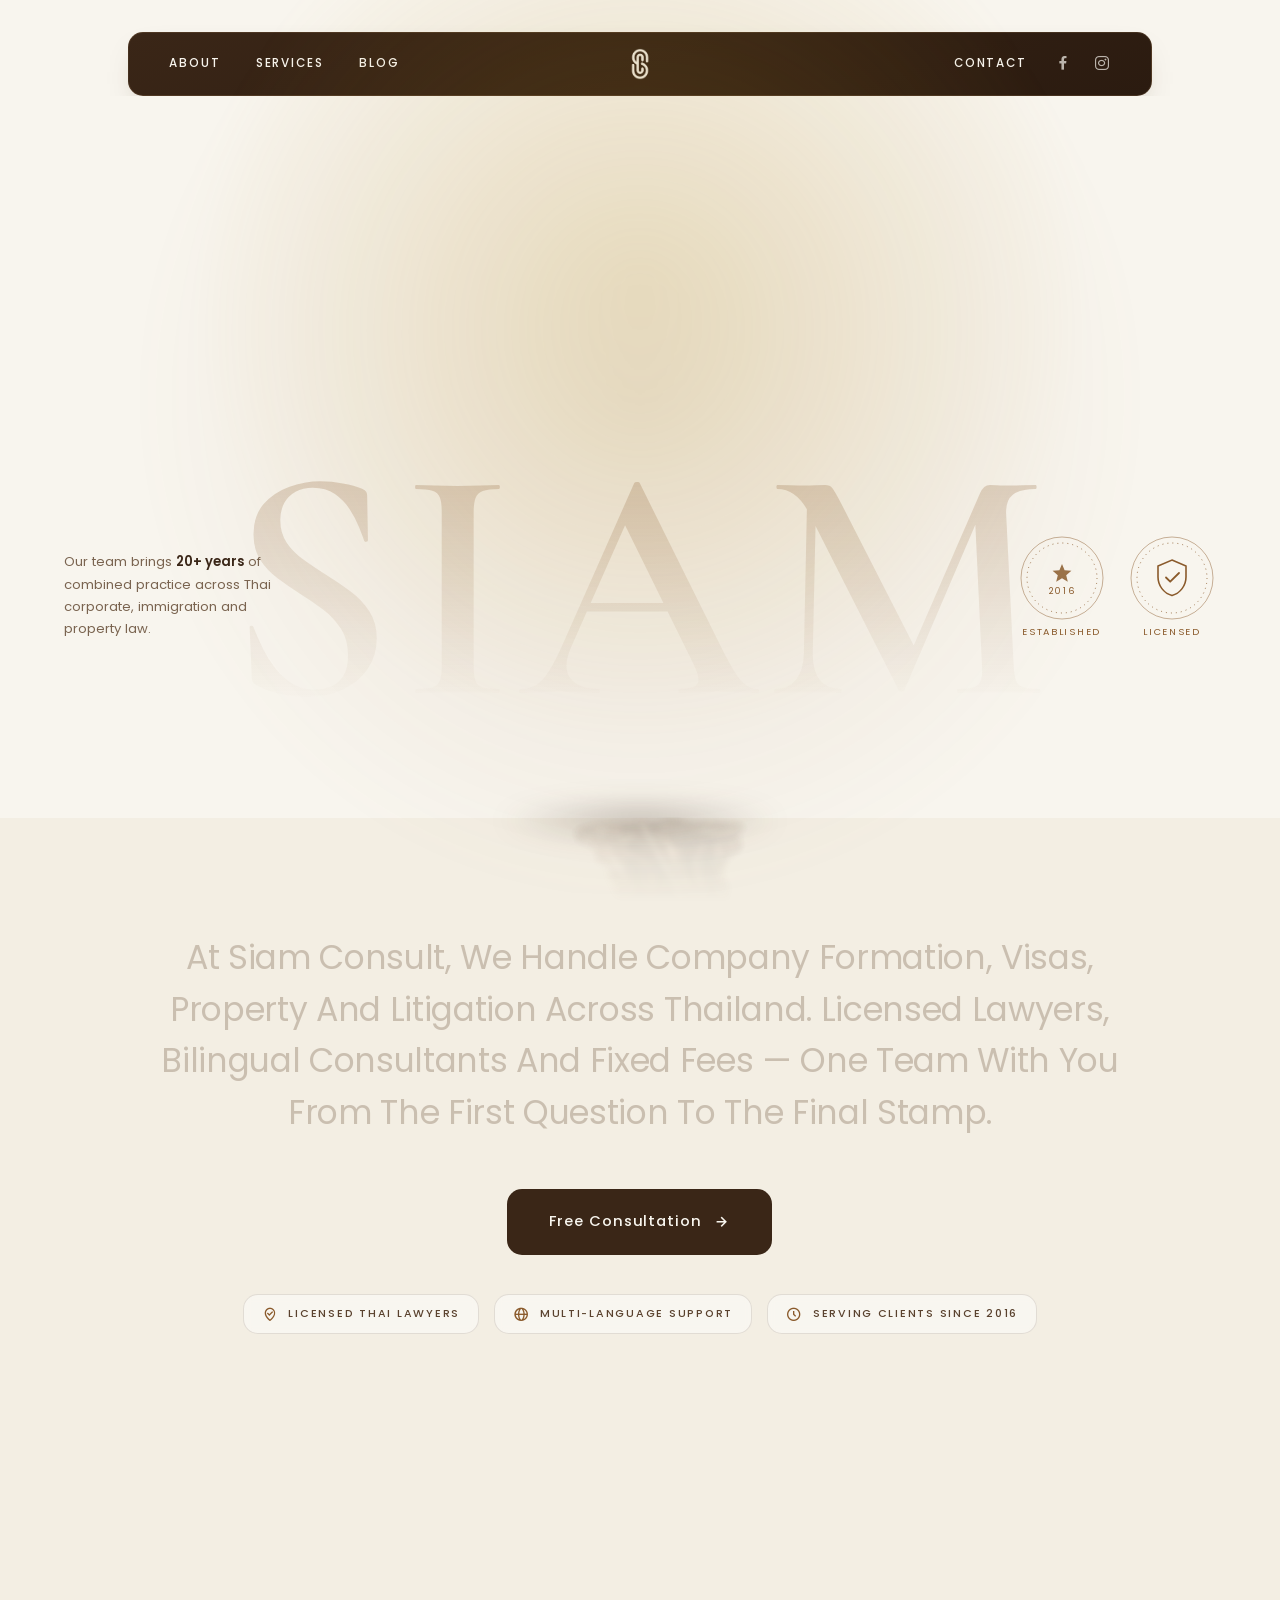
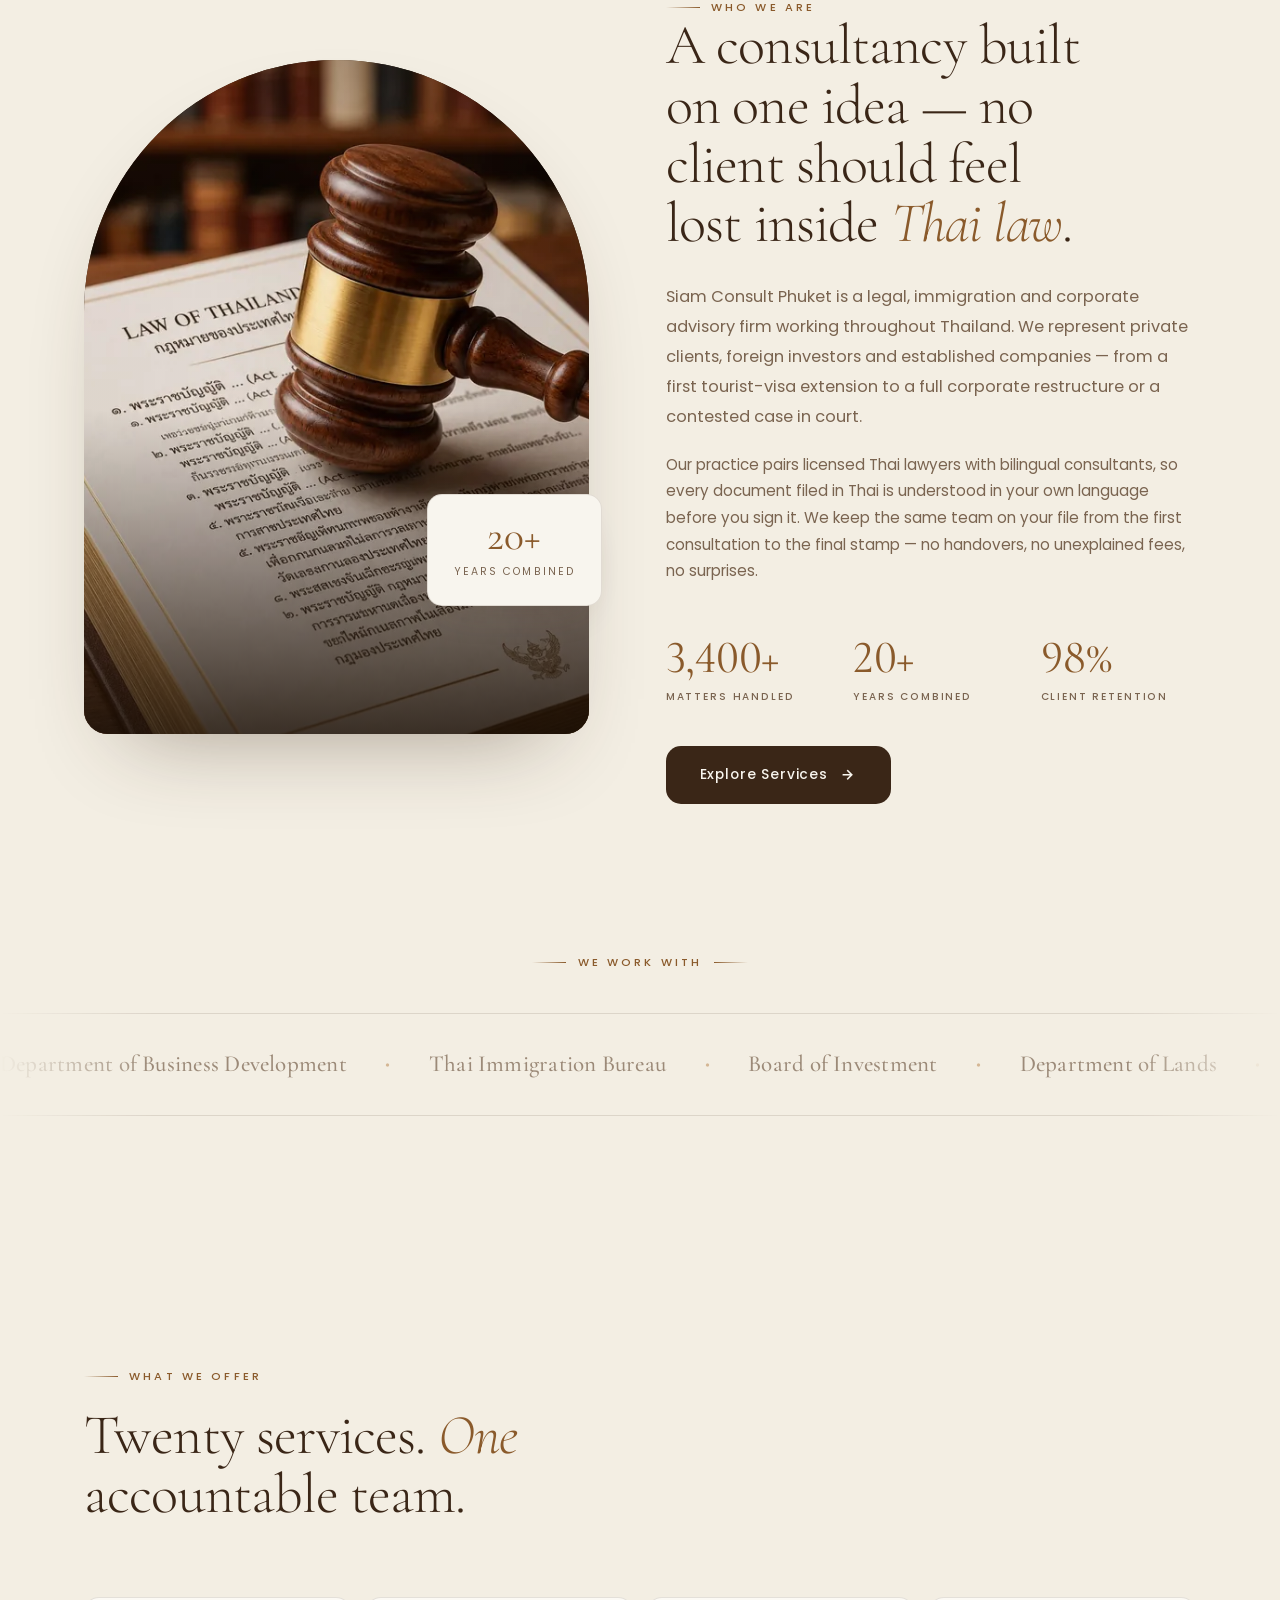
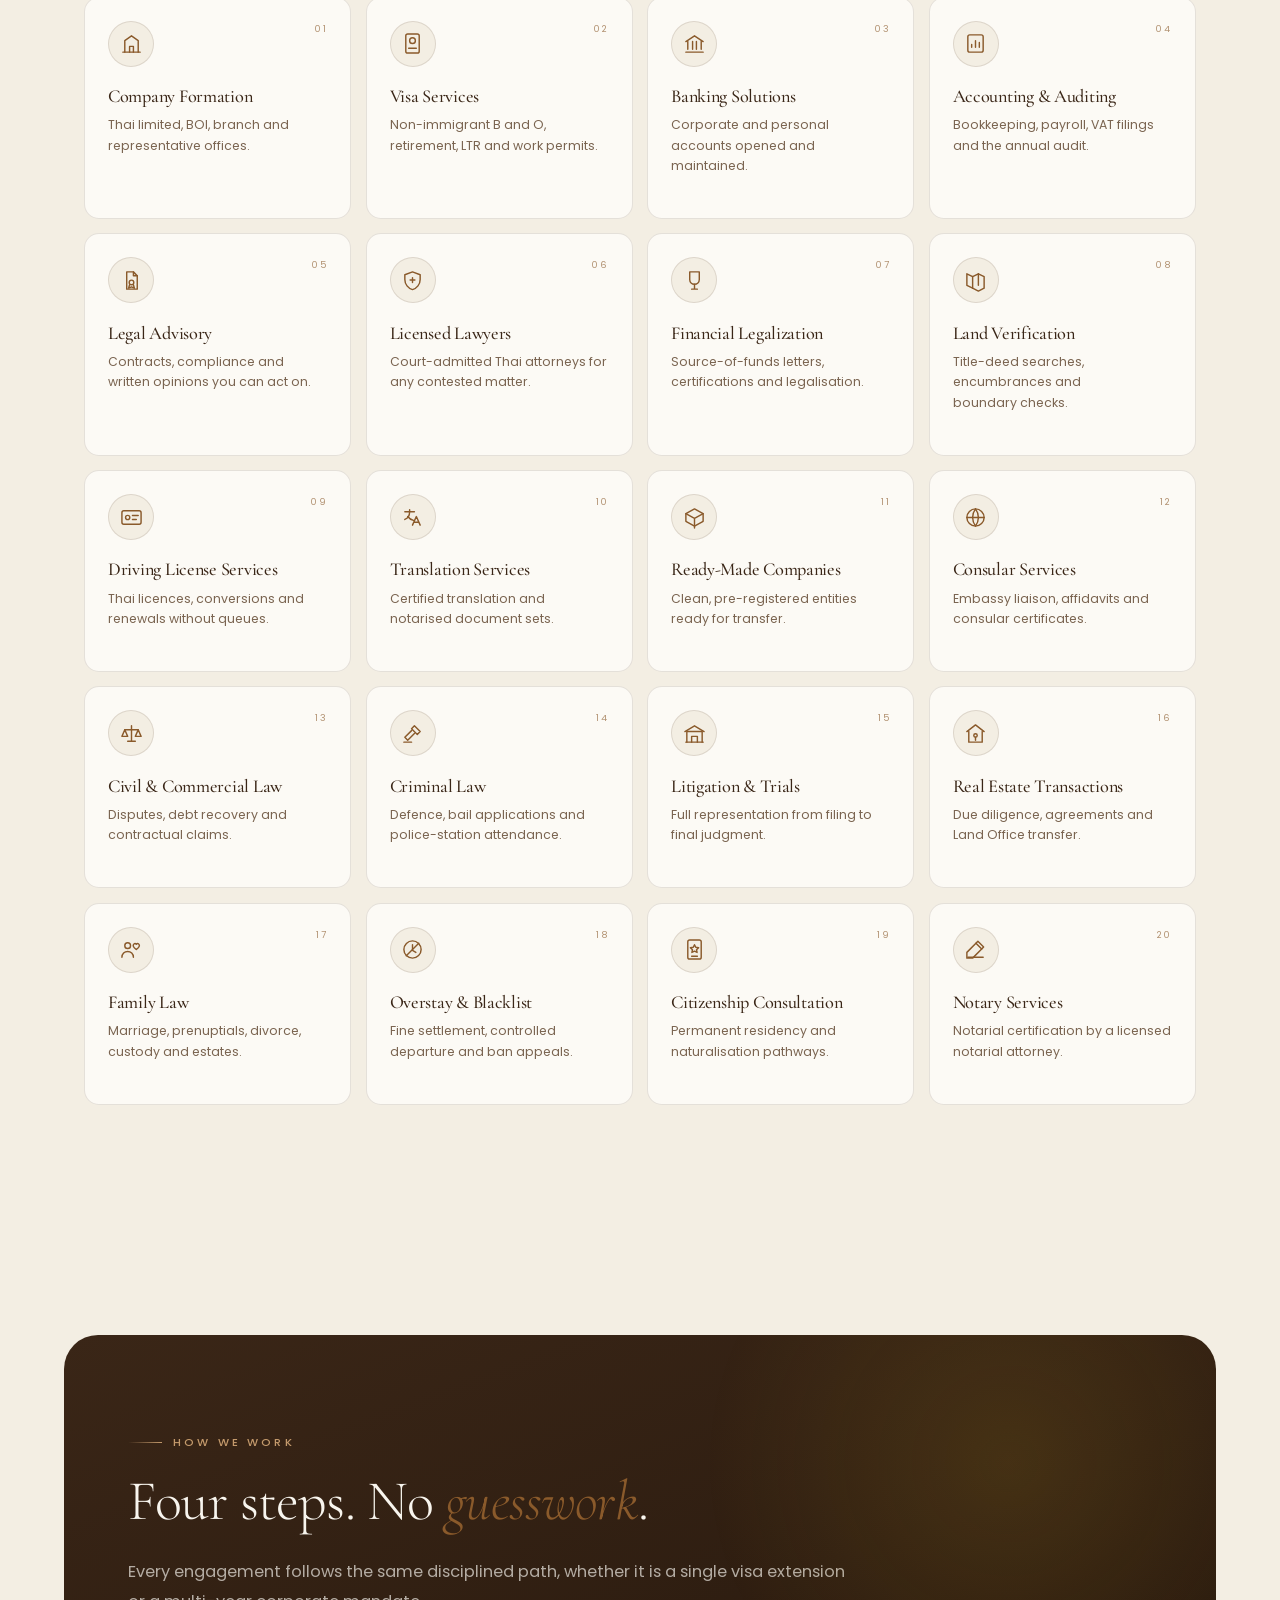
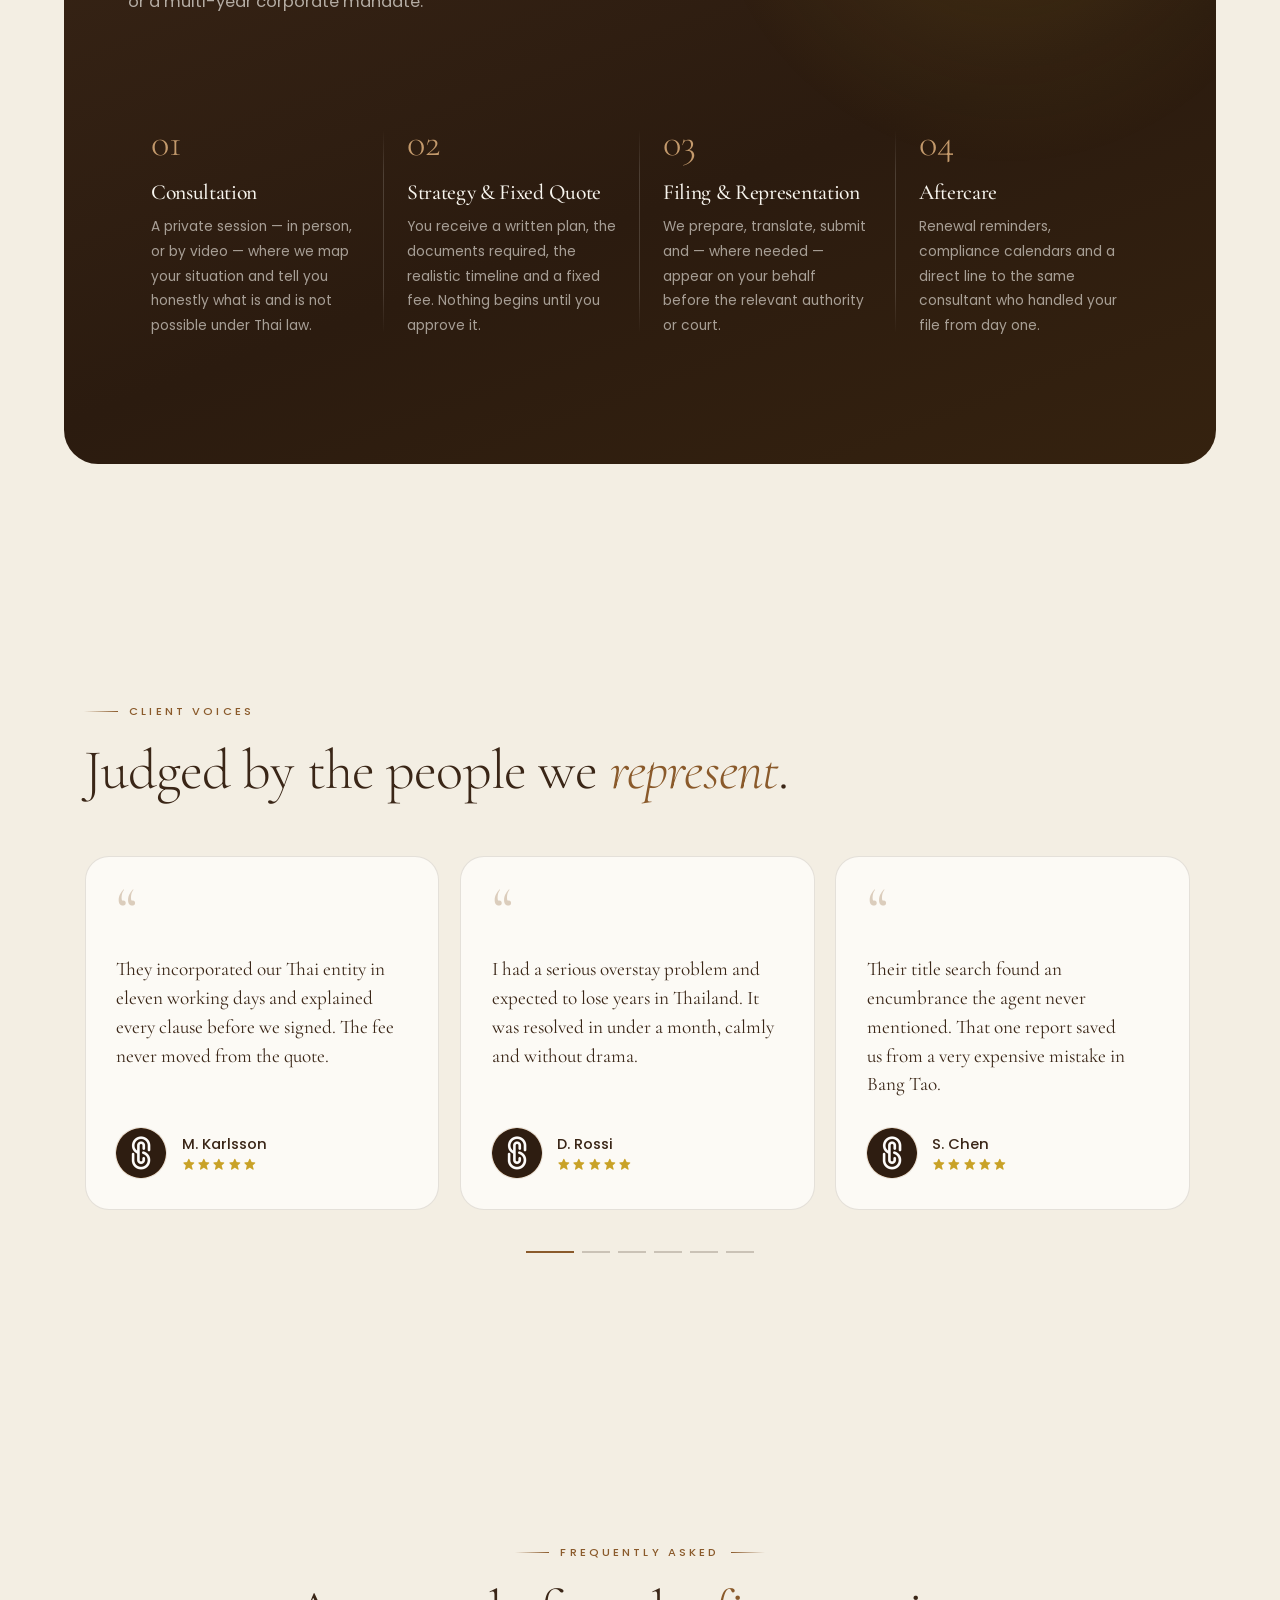
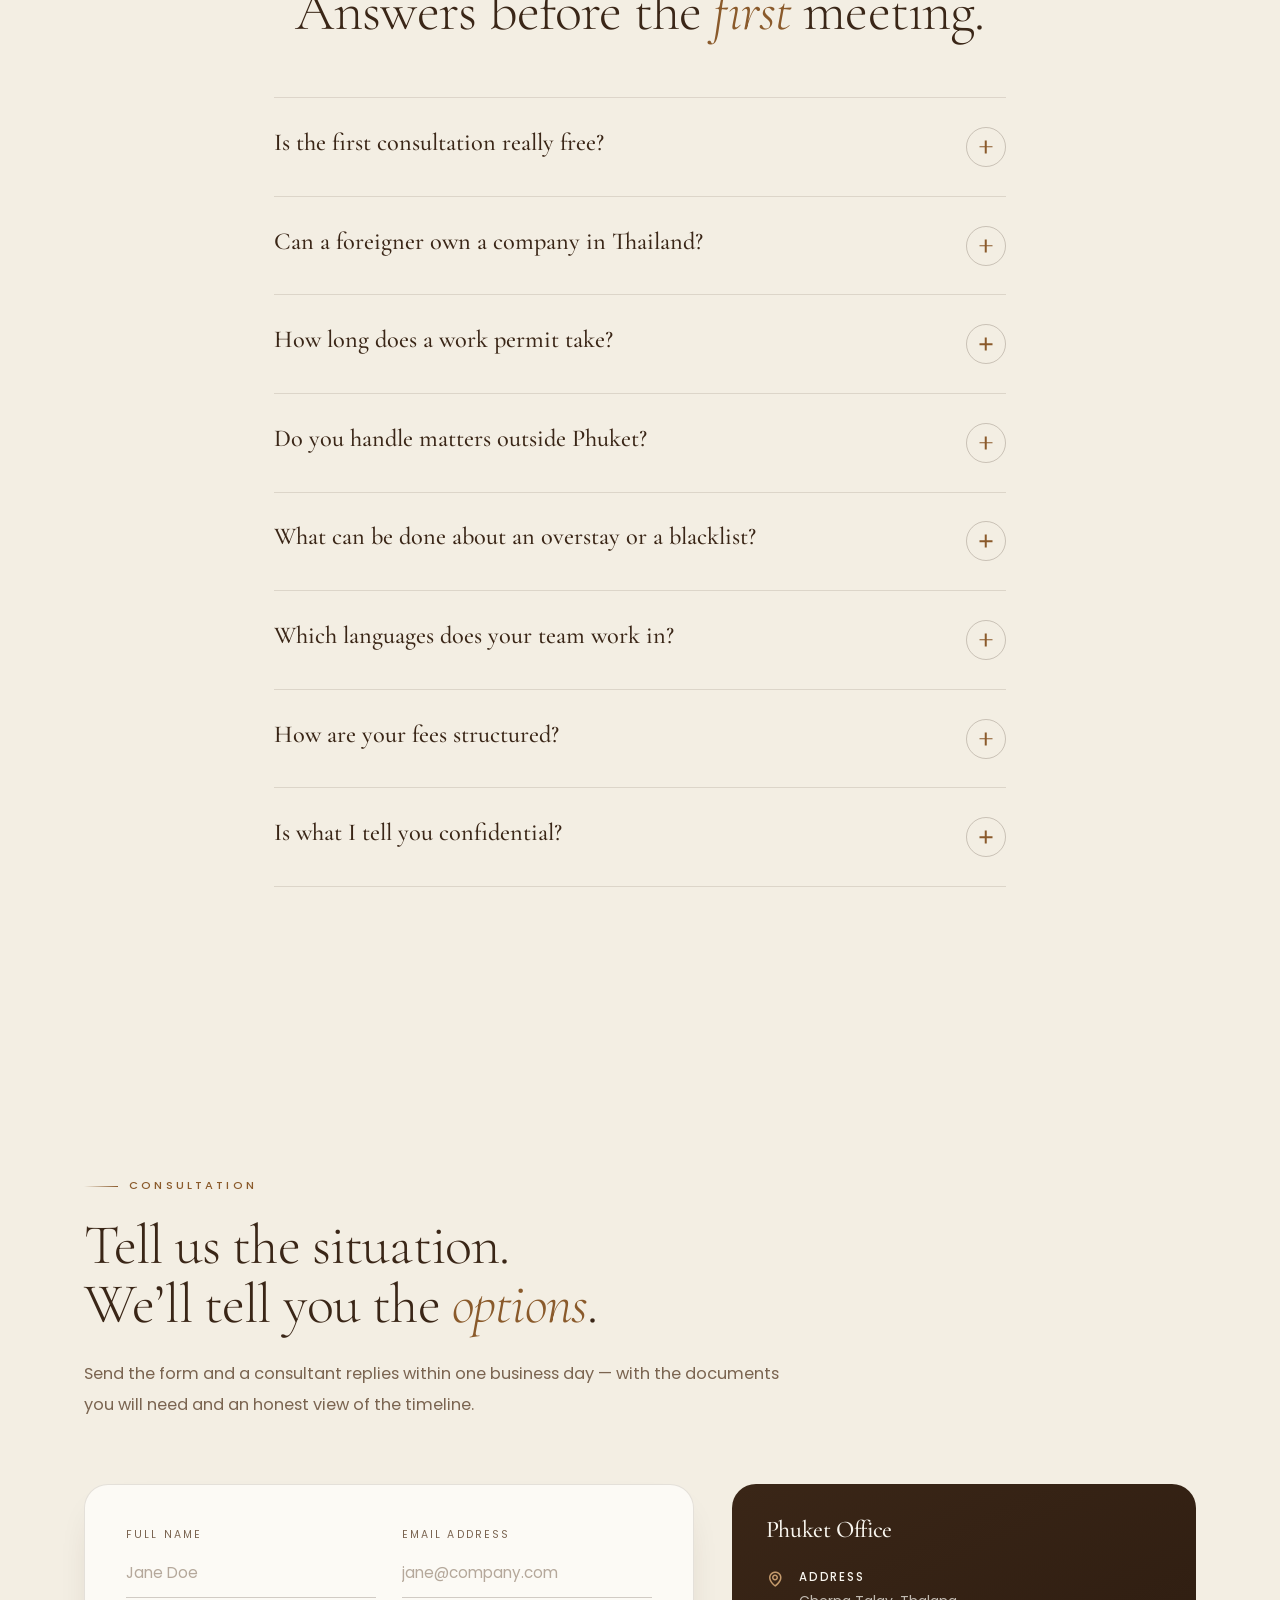
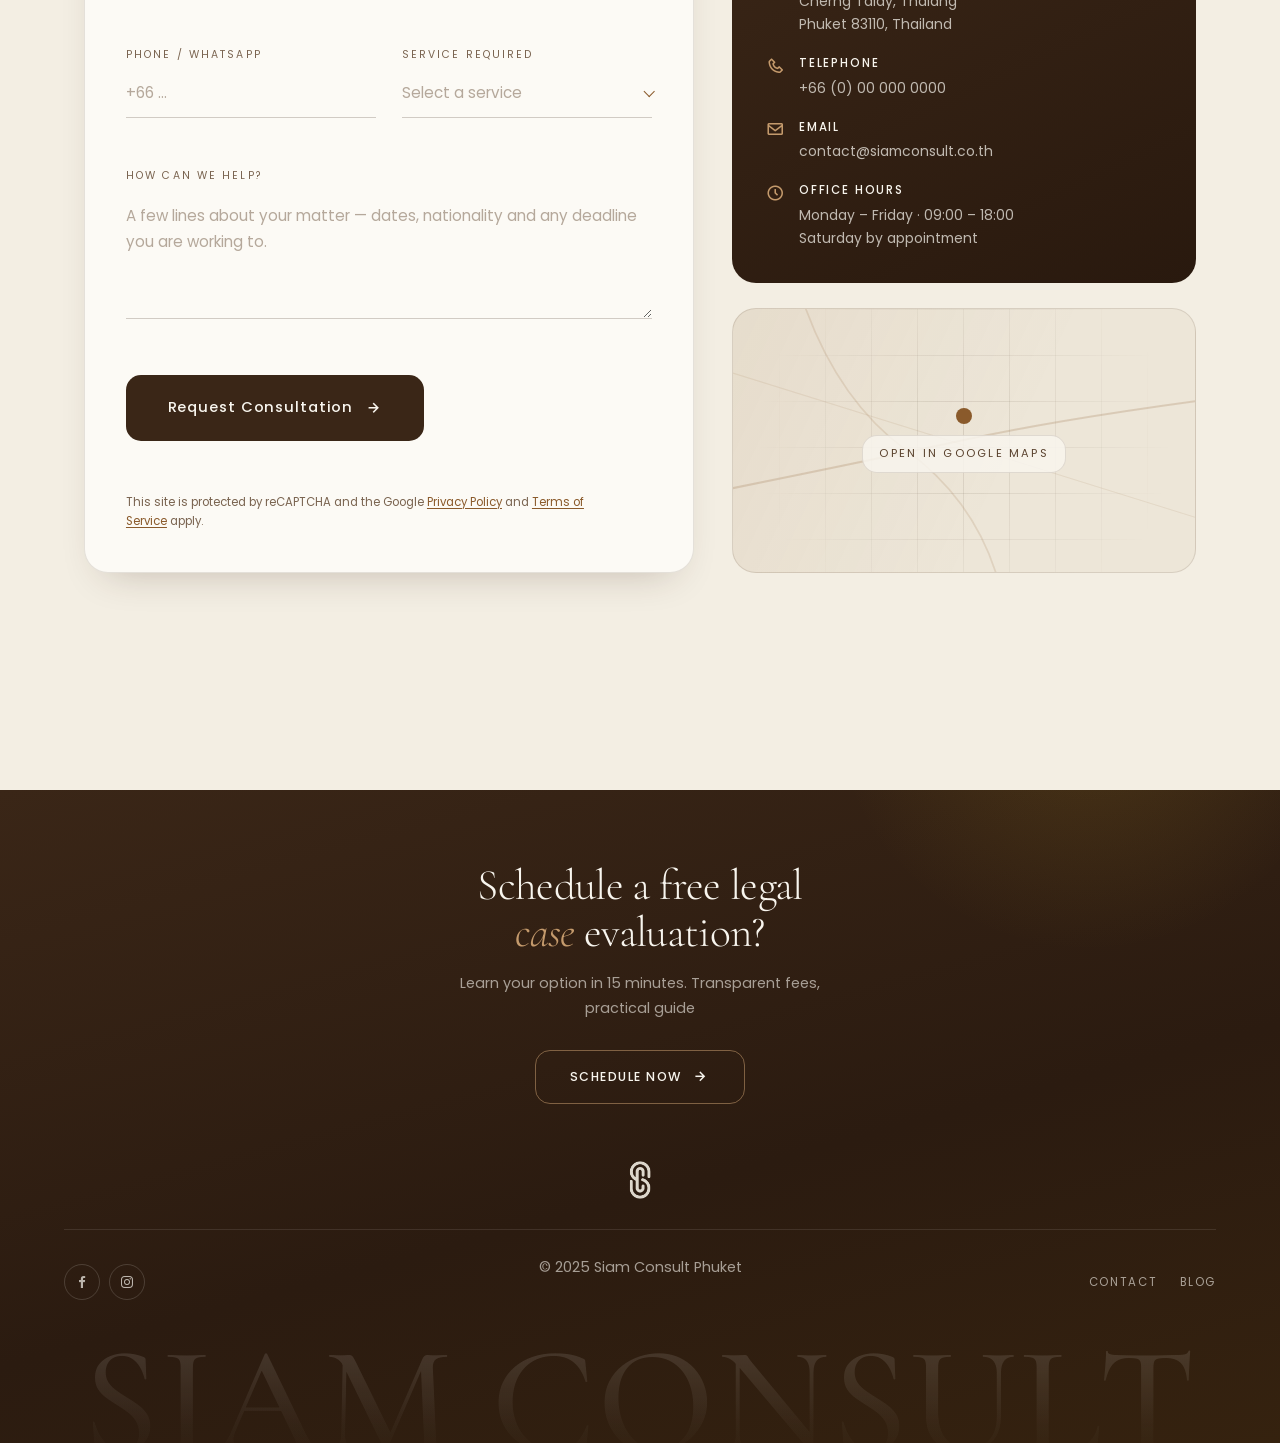
<file: index.html>
<!DOCTYPE html>
<html lang="en">
<head>
  <meta charset="UTF-8" />
  <meta name="viewport" content="width=device-width, initial-scale=1.0" />
  <title>Siam Consult Phuket</title>
  <meta name="description" content="Siam Consult Phuket provides legal, immigration, business and corporate consulting throughout Thailand — company formation, visas, property, litigation and licensed legal representation." />
  <meta name="theme-color" content="#F8F5EE" />
  <link rel="canonical" href="https://siamconsultphuket.com/" />

  <!-- Social preview -->
  <meta property="og:type" content="website" />
  <meta property="og:title" content="Siam Consult Phuket — Legal &amp; Corporate Consultancy" />
  <meta property="og:description" content="Legal solutions built on trust, integrity and experience. Company formation, visas, property and litigation across Thailand." />
  <meta property="og:image" content="assets/img/ladystatue.png" />
  <meta name="twitter:card" content="summary_large_image" />

  <!-- Favicon -->
  <link rel="icon" type="image/png" sizes="any" href="assets/img/favicon.png" />
  <link rel="apple-touch-icon" href="assets/img/favicon.png" />

  <!-- Fonts & icons -->
  <link rel="preconnect" href="https://fonts.googleapis.com" />
  <link rel="preconnect" href="https://fonts.gstatic.com" crossorigin />
  <link href="https://fonts.googleapis.com/css2?family=Cormorant+Garamond:ital,wght@0,300;0,400;0,500;0,600;1,300;1,400&family=Poppins:wght@400;500;600&display=swap" rel="stylesheet" />
  <link rel="stylesheet" href="assets/css/icons.css" />

  <!-- Hero image: largest paint, fetch early -->
  <link rel="preload" as="image" href="assets/img/ladystatue.webp" type="image/webp" fetchpriority="high" />

  <!-- Styles -->
  <link rel="stylesheet" href="assets/css/base.css" />
  <link rel="stylesheet" href="assets/css/nav-footer.css" />
  <link rel="stylesheet" href="assets/css/home.css" />

  <!-- Structured data -->
  <script type="application/ld+json">
  {
    "@context": "https://schema.org",
    "@type": "LegalService",
    "name": "Siam Consult Phuket",
    "description": "Legal, immigration, business and corporate consulting services throughout Thailand.",
    "areaServed": "TH",
    "address": {
      "@type": "PostalAddress",
      "addressLocality": "Phuket",
      "addressCountry": "TH"
    },
    "availableLanguage": ["English", "Thai", "Russian"],
    "sameAs": [
      "https://www.facebook.com/siamconsultphuket",
      "https://www.instagram.com/siamconsultphuket"
    ]
  }
  </script>

  <!-- Keep content visible without JavaScript -->
  <noscript><style>[data-reveal]{opacity:1!important;transform:none!important}</style></noscript>
</head>

<body>

  <a class="skip-link" href="#main">Skip to content</a>

  <!-- ===== NAVBAR — DESKTOP ===== -->
  <nav class="navbar">
    <div class="nav-left">
      <a href="#firm">About</a>
      <a href="#services">Services</a>
      <a href="blogs.html">Blog</a>
    </div>
    <div class="logo">
      <a href="index.html" aria-label="Siam Consult Phuket — home">
        <img src="assets/img/logo.png" alt="Siam Consult Logo" />
      </a>
    </div>
    <div class="nav-right">
      <a class="nav-cta" href="#contact">Contact</a>
      <a href="https://www.facebook.com/siamconsultphuket" target="_blank" rel="noopener noreferrer" aria-label="Siam Consult Phuket on Facebook"><i class="bx bxl-facebook"></i></a>
      <a href="https://www.instagram.com/siamconsultphuket" target="_blank" rel="noopener noreferrer" aria-label="Siam Consult Phuket on Instagram"><i class="bx bxl-instagram"></i></a>
    </div>
  </nav>

  <!-- ===== NAVBAR — MOBILE ===== -->
  <div class="mobile-navbar" role="navigation" aria-label="Mobile navigation">
    <div class="toggle" id="menu-toggle" role="button" tabindex="0" aria-expanded="false" aria-controls="mobile-menu" aria-label="Toggle menu"><span></span><span></span></div>
    <div class="mobile-logo"><a href="index.html" aria-label="Siam Consult Phuket — home"><img src="assets/img/logo.png" alt="Logo" /></a></div>
  </div>

  <!-- ===== NAVBAR — MOBILE DROPDOWN ===== -->
  <div class="dropdown" id="mobile-menu">
    <div class="dropdown-content">
      <a href="#firm">About</a>
      <a href="#services">Services</a>
      <a href="blogs.html">Blog</a>
      <a href="#contact">Contact</a>
      <div class="socials">
        <a href="https://www.facebook.com/siamconsultphuket" target="_blank" rel="noopener noreferrer" aria-label="Siam Consult Phuket on Facebook"><i class="bx bxl-facebook"></i></a>
        <a href="https://www.instagram.com/siamconsultphuket" target="_blank" rel="noopener noreferrer" aria-label="Siam Consult Phuket on Instagram"><i class="bx bxl-instagram"></i></a>
      </div>
    </div>
  </div>

  <main id="main" tabindex="-1">

    <!-- ===== 1. HERO ===== -->
    <header class="hero">
      <div class="hero__glow" aria-hidden="true"></div>
      <div class="hero__wordmark" aria-hidden="true" data-parallax="0.10">SIAM</div>

      <!-- Statue stage -->
      <div class="hero__stage">
        <p class="hero__note hero__note--left" data-reveal="left" style="--reveal-delay:400ms">
          <span class="hero__note-rule" aria-hidden="true"></span>
          Our team brings <strong>20+ years</strong> of combined practice across Thai
          corporate, immigration and property law.
        </p>

        <div class="hero__statue-wrap" data-parallax="-0.06">
          <picture>
            <source srcset="assets/img/ladystatue-520.webp 520w, assets/img/ladystatue.webp 900w"
                    sizes="(max-width: 720px) 60vw, 34vw" type="image/webp" />
            <img class="hero__statue" src="assets/img/ladystatue.png"
                 width="900" height="1574" fetchpriority="high" decoding="async"
                 alt="Bronze sculpture of Lady Justice holding scales and a sword" />
          </picture>
          <img class="hero__reflection" src="assets/img/ladystatue-520.webp"
               width="520" height="909" alt="" aria-hidden="true" loading="lazy" decoding="async" />
          <div class="hero__shadow" aria-hidden="true"></div>
        </div>

        <div class="hero__note hero__note--right" data-reveal="right" style="--reveal-delay:400ms">
          <span class="hero__note-rule" aria-hidden="true"></span>
          <div class="hero__seals">
            <!-- Seal 1 -->
            <div class="hero__seal">
              <svg viewBox="0 0 88 88" role="img" aria-label="Established 2016">
                <circle cx="44" cy="44" r="41" fill="none" stroke="currentColor" stroke-width="1" opacity=".45"/>
                <circle cx="44" cy="44" r="35" fill="none" stroke="currentColor" stroke-width="1" stroke-dasharray="1 4" opacity=".8"/>
                <path d="M44 30l2.6 6.3 6.8.5-5.2 4.4 1.6 6.6L44 44.2 38.2 47.8l1.6-6.6-5.2-4.4 6.8-.5z" fill="currentColor" opacity=".85"/>
                <text x="44" y="60" text-anchor="middle" font-size="9" letter-spacing="1.6" fill="currentColor" font-family="Poppins, sans-serif">2016</text>
              </svg>
              <span style="font-size:.6rem;letter-spacing:.18em;text-transform:uppercase;">Established</span>
            </div>
            <!-- Seal 2 -->
            <div class="hero__seal">
              <svg viewBox="0 0 88 88" role="img" aria-label="Licensed Thai lawyers">
                <circle cx="44" cy="44" r="41" fill="none" stroke="currentColor" stroke-width="1" opacity=".45"/>
                <circle cx="44" cy="44" r="35" fill="none" stroke="currentColor" stroke-width="1" stroke-dasharray="1 4" opacity=".8"/>
                <path d="M44 26l14 6v11c0 8.6-5.8 16.2-14 18.6C35.8 59.2 30 51.6 30 43V32z"
                      fill="none" stroke="currentColor" stroke-width="1.6"/>
                <path d="M38 43.5l4.2 4.2L51 39" fill="none" stroke="currentColor" stroke-width="1.8" stroke-linecap="round" stroke-linejoin="round"/>
              </svg>
              <span style="font-size:.6rem;letter-spacing:.18em;text-transform:uppercase;">Licensed</span>
            </div>
          </div>
        </div>

      </div>
    </header>

    <!-- ===== 2. STATEMENT ===== -->
    <section class="statement" id="statement" aria-labelledby="statement-title">
      <div class="shell">
        <h1 class="statement__text" id="statement-title" data-lit>
          At Siam Consult, We Handle Company Formation, Visas, Property
          And Litigation Across Thailand. Licensed Lawyers, Bilingual Consultants
          And Fixed Fees &mdash; One Team With You From The First Question To The
          Final Stamp.
        </h1>

        <div class="statement__actions" data-reveal style="--reveal-delay:120ms">
          <a href="#contact" class="btn btn--lg"><span>Free Consultation</span><i class="bx bx-right-arrow-alt"></i></a>
        </div>

        <ul class="hero__badges" data-reveal="fade" style="--reveal-delay:220ms">
          <li class="hero__badge"><i class="bx bx-been-here"></i> Licensed Thai Lawyers</li>
          <li class="hero__badge"><i class="bx bx-globe"></i> Multi-language Support</li>
          <li class="hero__badge"><i class="bx bx-time-five"></i> Serving Clients Since 2016</li>
        </ul>
      </div>
    </section>


    <!-- ===== 3. WHO WE ARE ===== -->
    <!-- data-anchor-gap: rem of room the mobile anchor leaves above "Who We
         Are", so the photo's 20+ badge stays in shot when you land here -->
    <section class="firm section" id="firm" aria-labelledby="firm-title" data-anchor-gap="7">
      <div class="shell firm__grid">

        <div class="firm__media" data-reveal="left">
          <figure class="firm__frame">
            <picture>
              <source srcset="assets/img/thai-law-560.webp 560w, assets/img/thai-law.webp 1000w"
                      sizes="(max-width: 900px) 90vw, 34vw" type="image/webp" />
              <img src="assets/img/thai-law.jpeg" width="1000" height="1500"
                   loading="lazy" decoding="async"
                   alt="A wooden gavel resting on a bound volume of Thai law" />
            </picture>
          </figure>
          <div class="firm__badge">
            <b>20+</b>
            <span>Years Combined</span>
          </div>
        </div>

        <div class="firm__body">
          <p class="eyebrow" data-reveal="fade">Who We Are</p>
          <h2 class="h2" id="firm-title" data-reveal style="--reveal-delay:80ms">
            A consultancy built on one idea — no client should feel lost inside <em>Thai law</em>.
          </h2>

          <div data-reveal style="--reveal-delay:180ms">
            <p class="lead" style="margin-top:1.8rem">
              Siam Consult Phuket is a legal, immigration and corporate advisory firm working
              throughout Thailand. We represent private clients, foreign investors and
              established companies — from a first tourist-visa extension to a full corporate
              restructure or a contested case in court.
            </p>
            <p style="margin-top:1.2rem;color:var(--ink-muted)">
              Our practice pairs licensed Thai lawyers with bilingual consultants, so every
              document filed in Thai is understood in your own language before you sign it.
              We keep the same team on your file from the first consultation to the final
              stamp — no handovers, no unexplained fees, no surprises.
            </p>
          </div>

          <div class="firm__stats" data-reveal style="--reveal-delay:260ms">
            <div class="firm__stat">
              <b data-count="3400" data-suffix="+">0</b>
              <span class="firm__stat-label">Matters Handled</span>
            </div>
            <div class="firm__stat">
              <b data-count="20" data-suffix="+">0</b>
              <span class="firm__stat-label">Years Combined</span>
            </div>
            <div class="firm__stat">
              <b data-count="98" data-suffix="%">0</b>
              <span class="firm__stat-label">Client Retention</span>
            </div>
          </div>

          <div class="firm__actions" data-reveal style="--reveal-delay:320ms">
            <a href="#services" class="btn"><span>Explore Services</span><i class="bx bx-right-arrow-alt"></i></a>
          </div>
        </div>
      </div>
    </section>

    <!-- ===== 4. INSTITUTIONS MARQUEE ===== -->
    <section class="marquee-section" aria-labelledby="marquee-title">
      <div class="shell marquee-section__head">
        <p class="eyebrow eyebrow--center" id="marquee-title">We Work With</p>
      </div>
      <div class="marquee" data-marquee>
        <div class="marquee__track">
          <span class="marquee__item">Department of Business Development</span>
          <span class="marquee__item">Thai Immigration Bureau</span>
          <span class="marquee__item">Board of Investment</span>
          <span class="marquee__item">Department of Lands</span>
          <span class="marquee__item">Revenue Department</span>
          <span class="marquee__item">Ministry of Foreign Affairs</span>
          <span class="marquee__item">Phuket Provincial Court</span>
          <span class="marquee__item">Ministry of Commerce</span>
          <!-- Duplicate set — the -50% animation loops seamlessly -->
          <span class="marquee__item" aria-hidden="true">Department of Business Development</span>
          <span class="marquee__item" aria-hidden="true">Thai Immigration Bureau</span>
          <span class="marquee__item" aria-hidden="true">Board of Investment</span>
          <span class="marquee__item" aria-hidden="true">Department of Lands</span>
          <span class="marquee__item" aria-hidden="true">Revenue Department</span>
          <span class="marquee__item" aria-hidden="true">Ministry of Foreign Affairs</span>
          <span class="marquee__item" aria-hidden="true">Phuket Provincial Court</span>
          <span class="marquee__item" aria-hidden="true">Ministry of Commerce</span>
        </div>
      </div>
    </section>

    <!-- ===== 5. WHAT WE OFFER ===== -->
    <section class="services section" id="services" aria-labelledby="services-title">
      <div class="shell">

        <div class="services__head">
          <div class="section-head">
            <p class="eyebrow" data-reveal="fade">What We Offer</p>
            <h2 class="h2" id="services-title" data-reveal>Twenty services. <em>One</em> accountable team.</h2>
          </div>
        </div>

        <div class="svc-grid">

        <a href="#contact" class="svc-card" data-reveal style="--reveal-delay:0ms">
          <span class="svc-card__no">01</span>
          <span class="svc-card__art" aria-hidden="true"><svg viewBox="0 0 24 24" fill="none" stroke="#8A5A2B" stroke-width="1.5" stroke-linecap="round" stroke-linejoin="round"><path d="M3 21h18"/><path d="M5 21V9l7-5 7 5v12"/><path d="M10 21v-6h4v6"/></svg></span>
          <h3 class="svc-card__title">Company Formation</h3>
          <p class="svc-card__text">Thai limited, BOI, branch and representative offices.</p>
          <span class="svc-card__more" aria-hidden="true"><i class="bx bx-right-arrow-alt"></i></span>
        </a>

        <a href="#contact" class="svc-card" data-reveal style="--reveal-delay:70ms">
          <span class="svc-card__no">02</span>
          <span class="svc-card__art" aria-hidden="true"><svg viewBox="0 0 24 24" fill="none" stroke="#8A5A2B" stroke-width="1.5" stroke-linecap="round" stroke-linejoin="round"><rect x="5" y="2" width="14" height="20" rx="2"/><circle cx="12" cy="9" r="3"/><path d="M8 17h8"/></svg></span>
          <h3 class="svc-card__title">Visa Services</h3>
          <p class="svc-card__text">Non-immigrant B and O, retirement, LTR and work permits.</p>
          <span class="svc-card__more" aria-hidden="true"><i class="bx bx-right-arrow-alt"></i></span>
        </a>

        <a href="#contact" class="svc-card" data-reveal style="--reveal-delay:140ms">
          <span class="svc-card__no">03</span>
          <span class="svc-card__art" aria-hidden="true"><svg viewBox="0 0 24 24" fill="none" stroke="#8A5A2B" stroke-width="1.5" stroke-linecap="round" stroke-linejoin="round"><path d="M3 10 12 4l9 6"/><path d="M5 10v8M10 10v8M14 10v8M19 10v8"/><path d="M3 21h18"/></svg></span>
          <h3 class="svc-card__title">Banking Solutions</h3>
          <p class="svc-card__text">Corporate and personal accounts opened and maintained.</p>
          <span class="svc-card__more" aria-hidden="true"><i class="bx bx-right-arrow-alt"></i></span>
        </a>

        <a href="#contact" class="svc-card" data-reveal style="--reveal-delay:210ms">
          <span class="svc-card__no">04</span>
          <span class="svc-card__art" aria-hidden="true"><svg viewBox="0 0 24 24" fill="none" stroke="#8A5A2B" stroke-width="1.5" stroke-linecap="round" stroke-linejoin="round"><rect x="4" y="3" width="16" height="18" rx="2"/><path d="M8 16v-3M12 16V9M16 16v-5"/></svg></span>
          <h3 class="svc-card__title">Accounting &amp; Auditing</h3>
          <p class="svc-card__text">Bookkeeping, payroll, VAT filings and the annual audit.</p>
          <span class="svc-card__more" aria-hidden="true"><i class="bx bx-right-arrow-alt"></i></span>
        </a>

        <a href="#contact" class="svc-card" data-reveal style="--reveal-delay:0ms">
          <span class="svc-card__no">05</span>
          <span class="svc-card__art" aria-hidden="true"><svg viewBox="0 0 24 24" fill="none" stroke="#8A5A2B" stroke-width="1.5" stroke-linecap="round" stroke-linejoin="round"><path d="M7 3h7l4 4v14H7z"/><path d="M14 3v4h4"/><circle cx="12" cy="14" r="2.4"/><path d="M10 16.5 9 20l3-1.3L15 20l-1-3.5"/></svg></span>
          <h3 class="svc-card__title">Legal Advisory</h3>
          <p class="svc-card__text">Contracts, compliance and written opinions you can act on.</p>
          <span class="svc-card__more" aria-hidden="true"><i class="bx bx-right-arrow-alt"></i></span>
        </a>

        <a href="#contact" class="svc-card" data-reveal style="--reveal-delay:70ms">
          <span class="svc-card__no">06</span>
          <span class="svc-card__art" aria-hidden="true"><svg viewBox="0 0 24 24" fill="none" stroke="#8A5A2B" stroke-width="1.5" stroke-linecap="round" stroke-linejoin="round"><path d="M12 3 20 6v5c0 5-3.4 9.2-8 10.5C7.4 20.2 4 16 4 11V6z"/><path d="M12 9v5M9.5 11.5h5"/></svg></span>
          <h3 class="svc-card__title">Licensed Lawyers</h3>
          <p class="svc-card__text">Court-admitted Thai attorneys for any contested matter.</p>
          <span class="svc-card__more" aria-hidden="true"><i class="bx bx-right-arrow-alt"></i></span>
        </a>

        <a href="#contact" class="svc-card" data-reveal style="--reveal-delay:140ms">
          <span class="svc-card__no">07</span>
          <span class="svc-card__art" aria-hidden="true"><svg viewBox="0 0 24 24" fill="none" stroke="#8A5A2B" stroke-width="1.5" stroke-linecap="round" stroke-linejoin="round"><path d="M7 3h10v8a5 5 0 0 1-10 0z"/><path d="M9 21h6M12 16v5"/></svg></span>
          <h3 class="svc-card__title">Financial Legalization</h3>
          <p class="svc-card__text">Source-of-funds letters, certifications and legalisation.</p>
          <span class="svc-card__more" aria-hidden="true"><i class="bx bx-right-arrow-alt"></i></span>
        </a>

        <a href="#contact" class="svc-card" data-reveal style="--reveal-delay:210ms">
          <span class="svc-card__no">08</span>
          <span class="svc-card__art" aria-hidden="true"><svg viewBox="0 0 24 24" fill="none" stroke="#8A5A2B" stroke-width="1.5" stroke-linecap="round" stroke-linejoin="round"><path d="M9 20 3 17V5l6 3 6-3 6 3v12l-6 3-6-3z"/><path d="M9 8v12M15 5v12"/></svg></span>
          <h3 class="svc-card__title">Land Verification</h3>
          <p class="svc-card__text">Title-deed searches, encumbrances and boundary checks.</p>
          <span class="svc-card__more" aria-hidden="true"><i class="bx bx-right-arrow-alt"></i></span>
        </a>

        <a href="#contact" class="svc-card" data-reveal style="--reveal-delay:0ms">
          <span class="svc-card__no">09</span>
          <span class="svc-card__art" aria-hidden="true"><svg viewBox="0 0 24 24" fill="none" stroke="#8A5A2B" stroke-width="1.5" stroke-linecap="round" stroke-linejoin="round"><rect x="2" y="5" width="20" height="14" rx="2"/><circle cx="8" cy="12" r="2.2"/><path d="M13 10h6M13 14h4"/></svg></span>
          <h3 class="svc-card__title">Driving License Services</h3>
          <p class="svc-card__text">Thai licences, conversions and renewals without queues.</p>
          <span class="svc-card__more" aria-hidden="true"><i class="bx bx-right-arrow-alt"></i></span>
        </a>

        <a href="#contact" class="svc-card" data-reveal style="--reveal-delay:70ms">
          <span class="svc-card__no">10</span>
          <span class="svc-card__art" aria-hidden="true"><svg viewBox="0 0 24 24" fill="none" stroke="#8A5A2B" stroke-width="1.5" stroke-linecap="round" stroke-linejoin="round"><path d="M4 6h10M9 4v2c0 4-2.2 7-5 8"/><path d="M7 11c1.8 2.4 4 3.6 6 4"/><path d="M12 20l4-9 4 9M13.5 17h5"/></svg></span>
          <h3 class="svc-card__title">Translation Services</h3>
          <p class="svc-card__text">Certified translation and notarised document sets.</p>
          <span class="svc-card__more" aria-hidden="true"><i class="bx bx-right-arrow-alt"></i></span>
        </a>

        <a href="#contact" class="svc-card" data-reveal style="--reveal-delay:140ms">
          <span class="svc-card__no">11</span>
          <span class="svc-card__art" aria-hidden="true"><svg viewBox="0 0 24 24" fill="none" stroke="#8A5A2B" stroke-width="1.5" stroke-linecap="round" stroke-linejoin="round"><path d="M3 8 12 3l9 5v8l-9 5-9-5z"/><path d="M3 8l9 5 9-5M12 13v10"/></svg></span>
          <h3 class="svc-card__title">Ready-Made Companies</h3>
          <p class="svc-card__text">Clean, pre-registered entities ready for transfer.</p>
          <span class="svc-card__more" aria-hidden="true"><i class="bx bx-right-arrow-alt"></i></span>
        </a>

        <a href="#contact" class="svc-card" data-reveal style="--reveal-delay:210ms">
          <span class="svc-card__no">12</span>
          <span class="svc-card__art" aria-hidden="true"><svg viewBox="0 0 24 24" fill="none" stroke="#8A5A2B" stroke-width="1.5" stroke-linecap="round" stroke-linejoin="round"><circle cx="12" cy="12" r="9"/><path d="M3 12h18"/><path d="M12 3a15 15 0 0 1 0 18a15 15 0 0 1 0-18"/></svg></span>
          <h3 class="svc-card__title">Consular Services</h3>
          <p class="svc-card__text">Embassy liaison, affidavits and consular certificates.</p>
          <span class="svc-card__more" aria-hidden="true"><i class="bx bx-right-arrow-alt"></i></span>
        </a>

        <a href="#contact" class="svc-card" data-reveal style="--reveal-delay:0ms">
          <span class="svc-card__no">13</span>
          <span class="svc-card__art" aria-hidden="true"><svg viewBox="0 0 24 24" fill="none" stroke="#8A5A2B" stroke-width="1.5" stroke-linecap="round" stroke-linejoin="round"><path d="M12 4v16M5 8h14"/><path d="M5 8 2 15h6zM19 8l-3 7h6z"/><path d="M8 20h8"/></svg></span>
          <h3 class="svc-card__title">Civil &amp; Commercial Law</h3>
          <p class="svc-card__text">Disputes, debt recovery and contractual claims.</p>
          <span class="svc-card__more" aria-hidden="true"><i class="bx bx-right-arrow-alt"></i></span>
        </a>

        <a href="#contact" class="svc-card" data-reveal style="--reveal-delay:70ms">
          <span class="svc-card__no">14</span>
          <span class="svc-card__art" aria-hidden="true"><svg viewBox="0 0 24 24" fill="none" stroke="#8A5A2B" stroke-width="1.5" stroke-linecap="round" stroke-linejoin="round"><path d="M14 4 20 10l-3 3-6-6z"/><path d="M11 9 4 16l3 3 7-7"/><path d="M3 21h8"/></svg></span>
          <h3 class="svc-card__title">Criminal Law</h3>
          <p class="svc-card__text">Defence, bail applications and police-station attendance.</p>
          <span class="svc-card__more" aria-hidden="true"><i class="bx bx-right-arrow-alt"></i></span>
        </a>

        <a href="#contact" class="svc-card" data-reveal style="--reveal-delay:140ms">
          <span class="svc-card__no">15</span>
          <span class="svc-card__art" aria-hidden="true"><svg viewBox="0 0 24 24" fill="none" stroke="#8A5A2B" stroke-width="1.5" stroke-linecap="round" stroke-linejoin="round"><path d="M3 21h18"/><path d="M4 21V10h16v11"/><path d="M2 10 12 4l10 6"/><path d="M9 21v-6h6v6"/></svg></span>
          <h3 class="svc-card__title">Litigation &amp; Trials</h3>
          <p class="svc-card__text">Full representation from filing to final judgment.</p>
          <span class="svc-card__more" aria-hidden="true"><i class="bx bx-right-arrow-alt"></i></span>
        </a>

        <a href="#contact" class="svc-card" data-reveal style="--reveal-delay:210ms">
          <span class="svc-card__no">16</span>
          <span class="svc-card__art" aria-hidden="true"><svg viewBox="0 0 24 24" fill="none" stroke="#8A5A2B" stroke-width="1.5" stroke-linecap="round" stroke-linejoin="round"><path d="M3 10 12 3l9 7"/><path d="M5 10v11h14V10"/><circle cx="12" cy="14" r="1.8"/><path d="M12 16v3"/></svg></span>
          <h3 class="svc-card__title">Real Estate Transactions</h3>
          <p class="svc-card__text">Due diligence, agreements and Land Office transfer.</p>
          <span class="svc-card__more" aria-hidden="true"><i class="bx bx-right-arrow-alt"></i></span>
        </a>

        <a href="#contact" class="svc-card" data-reveal style="--reveal-delay:0ms">
          <span class="svc-card__no">17</span>
          <span class="svc-card__art" aria-hidden="true"><svg viewBox="0 0 24 24" fill="none" stroke="#8A5A2B" stroke-width="1.5" stroke-linecap="round" stroke-linejoin="round"><circle cx="8" cy="8" r="3"/><path d="M2 20c0-3.3 2.7-6 6-6s6 2.7 6 6"/><path d="M17 6.5c1.6-1.6 4 .3 3 2.3-.6 1.3-2 2.4-3 3.2-1-.8-2.4-1.9-3-3.2-1-2 1.4-3.9 3-2.3"/></svg></span>
          <h3 class="svc-card__title">Family Law</h3>
          <p class="svc-card__text">Marriage, prenuptials, divorce, custody and estates.</p>
          <span class="svc-card__more" aria-hidden="true"><i class="bx bx-right-arrow-alt"></i></span>
        </a>

        <a href="#contact" class="svc-card" data-reveal style="--reveal-delay:70ms">
          <span class="svc-card__no">18</span>
          <span class="svc-card__art" aria-hidden="true"><svg viewBox="0 0 24 24" fill="none" stroke="#8A5A2B" stroke-width="1.5" stroke-linecap="round" stroke-linejoin="round"><circle cx="12" cy="12" r="9"/><path d="M12 7v6l3.5 2"/><path d="M18.5 5.5 5.5 18.5"/></svg></span>
          <h3 class="svc-card__title">Overstay &amp; Blacklist</h3>
          <p class="svc-card__text">Fine settlement, controlled departure and ban appeals.</p>
          <span class="svc-card__more" aria-hidden="true"><i class="bx bx-right-arrow-alt"></i></span>
        </a>

        <a href="#contact" class="svc-card" data-reveal style="--reveal-delay:140ms">
          <span class="svc-card__no">19</span>
          <span class="svc-card__art" aria-hidden="true"><svg viewBox="0 0 24 24" fill="none" stroke="#8A5A2B" stroke-width="1.5" stroke-linecap="round" stroke-linejoin="round"><rect x="5" y="2" width="14" height="20" rx="2"/><path d="m12 7 1.3 2.7 3 .4-2.2 2.1.6 2.9L12 13.8 9.3 15.1l.6-2.9-2.2-2.1 3-.4z"/><path d="M9 19h6"/></svg></span>
          <h3 class="svc-card__title">Citizenship Consultation</h3>
          <p class="svc-card__text">Permanent residency and naturalisation pathways.</p>
          <span class="svc-card__more" aria-hidden="true"><i class="bx bx-right-arrow-alt"></i></span>
        </a>

        <a href="#contact" class="svc-card" data-reveal style="--reveal-delay:210ms">
          <span class="svc-card__no">20</span>
          <span class="svc-card__art" aria-hidden="true"><svg viewBox="0 0 24 24" fill="none" stroke="#8A5A2B" stroke-width="1.5" stroke-linecap="round" stroke-linejoin="round"><path d="M4 20h16"/><path d="m14.5 3.5 6 6L9 21H3v-6z"/><path d="M12.5 5.5l6 6"/></svg></span>
          <h3 class="svc-card__title">Notary Services</h3>
          <p class="svc-card__text">Notarial certification by a licensed notarial attorney.</p>
          <span class="svc-card__more" aria-hidden="true"><i class="bx bx-right-arrow-alt"></i></span>
        </a>

        </div>
      </div>
    </section>

    <!-- ===== 6. APPROACH ===== -->
    <section class="section--tight" style="padding-inline:var(--gutter)">
      <div class="approach section--tight" aria-labelledby="approach-title">
        <div class="section-head">
          <p class="eyebrow" data-reveal="fade">How We Work</p>
          <h2 class="h2" id="approach-title" data-reveal>Four steps. No <em>guesswork</em>.</h2>
          <p class="lead" data-reveal style="--reveal-delay:120ms">
            Every engagement follows the same disciplined path, whether it is a single
            visa extension or a multi-year corporate mandate.
          </p>
        </div>

        <div class="approach__grid">
          <article class="approach__step" data-reveal style="--reveal-delay:0ms">
            <b>01</b>
            <h3>Consultation</h3>
            <p>A private session — in person, or by video — where we map your situation and tell you honestly what is and is not possible under Thai law.</p>
          </article>
          <article class="approach__step" data-reveal style="--reveal-delay:100ms">
            <b>02</b>
            <h3>Strategy &amp; Fixed Quote</h3>
            <p>You receive a written plan, the documents required, the realistic timeline and a fixed fee. Nothing begins until you approve it.</p>
          </article>
          <article class="approach__step" data-reveal style="--reveal-delay:200ms">
            <b>03</b>
            <h3>Filing &amp; Representation</h3>
            <p>We prepare, translate, submit and — where needed — appear on your behalf before the relevant authority or court.</p>
          </article>
          <article class="approach__step" data-reveal style="--reveal-delay:300ms">
            <b>04</b>
            <h3>Aftercare</h3>
            <p>Renewal reminders, compliance calendars and a direct line to the same consultant who handled your file from day one.</p>
          </article>
        </div>
      </div>
    </section>

    <!-- ===== 7. TESTIMONIALS ===== -->
    <section class="testimonials section" id="testimonials" aria-labelledby="testi-title">
      <div class="shell">
        <div class="testi__head">
          <div class="section-head">
            <p class="eyebrow" data-reveal="fade">Client Voices</p>
            <h2 class="h2" id="testi-title" data-reveal>Judged by the people we <em>represent</em>.</h2>
          </div>
        </div>

        <div class="testi__viewport" data-slider tabindex="0" role="region" aria-label="Client testimonials, scrollable">

          <article class="testi-card">
            <span class="testi-card__mark" aria-hidden="true">&ldquo;</span>
            <p class="testi-card__quote">They incorporated our Thai entity in eleven working days and explained every clause before we signed. The fee never moved from the quote.</p>
            <div class="testi-card__foot">
              <img class="testi-card__avatar" src="assets/img/clients/client-1.png" alt="" width="100" height="100" loading="lazy" decoding="async" />
              <div class="testi-card__who">
                <div class="testi-card__name">M. Karlsson</div>
                <div class="testi-card__stars" aria-label="Rated 5 out of 5"><i class="bx bxs-star"></i><i class="bx bxs-star"></i><i class="bx bxs-star"></i><i class="bx bxs-star"></i><i class="bx bxs-star"></i></div>
              </div>
            </div>
          </article>

          <article class="testi-card">
            <span class="testi-card__mark" aria-hidden="true">&ldquo;</span>
            <p class="testi-card__quote">I had a serious overstay problem and expected to lose years in Thailand. It was resolved in under a month, calmly and without drama.</p>
            <div class="testi-card__foot">
              <img class="testi-card__avatar" src="assets/img/clients/client-2.png" alt="" width="100" height="100" loading="lazy" decoding="async" />
              <div class="testi-card__who">
                <div class="testi-card__name">D. Rossi</div>
                <div class="testi-card__stars" aria-label="Rated 5 out of 5"><i class="bx bxs-star"></i><i class="bx bxs-star"></i><i class="bx bxs-star"></i><i class="bx bxs-star"></i><i class="bx bxs-star"></i></div>
              </div>
            </div>
          </article>

          <article class="testi-card">
            <span class="testi-card__mark" aria-hidden="true">&ldquo;</span>
            <p class="testi-card__quote">Their title search found an encumbrance the agent never mentioned. That one report saved us from a very expensive mistake in Bang Tao.</p>
            <div class="testi-card__foot">
              <img class="testi-card__avatar" src="assets/img/clients/client-3.png" alt="" width="100" height="100" loading="lazy" decoding="async" />
              <div class="testi-card__who">
                <div class="testi-card__name">S. Chen</div>
                <div class="testi-card__stars" aria-label="Rated 5 out of 5"><i class="bx bxs-star"></i><i class="bx bxs-star"></i><i class="bx bxs-star"></i><i class="bx bxs-star"></i><i class="bx bxs-star"></i></div>
              </div>
            </div>
          </article>

          <article class="testi-card">
            <span class="testi-card__mark" aria-hidden="true">&ldquo;</span>
            <p class="testi-card__quote">Bookkeeping, payroll and the annual audit now run without me chasing anyone. The compliance calendar alone is worth the retainer.</p>
            <div class="testi-card__foot">
              <img class="testi-card__avatar" src="assets/img/clients/client-4.png" alt="" width="100" height="100" loading="lazy" decoding="async" />
              <div class="testi-card__who">
                <div class="testi-card__name">A. Petrova</div>
                <div class="testi-card__stars" aria-label="Rated 5 out of 5"><i class="bx bxs-star"></i><i class="bx bxs-star"></i><i class="bx bxs-star"></i><i class="bx bxs-star"></i><i class="bx bxs-star"></i></div>
              </div>
            </div>
          </article>

          <article class="testi-card">
            <span class="testi-card__mark" aria-hidden="true">&ldquo;</span>
            <p class="testi-card__quote">Represented us through a commercial dispute for fourteen months. Measured, prepared, and never once over-promised an outcome.</p>
            <div class="testi-card__foot">
              <img class="testi-card__avatar" src="assets/img/clients/client-5.png" alt="" width="100" height="100" loading="lazy" decoding="async" />
              <div class="testi-card__who">
                <div class="testi-card__name">J. Wallace</div>
                <div class="testi-card__stars" aria-label="Rated 5 out of 5"><i class="bx bxs-star"></i><i class="bx bxs-star"></i><i class="bx bxs-star"></i><i class="bx bxs-star"></i><i class="bx bxs-star"></i></div>
              </div>
            </div>
          </article>

          <article class="testi-card">
            <span class="testi-card__mark" aria-hidden="true">&ldquo;</span>
            <p class="testi-card__quote">Marriage registration, translations and legalisation across two embassies — all coordinated by one person who actually answered her phone.</p>
            <div class="testi-card__foot">
              <img class="testi-card__avatar" src="assets/img/clients/client-6.png" alt="" width="100" height="100" loading="lazy" decoding="async" />
              <div class="testi-card__who">
                <div class="testi-card__name">T. Nakamura</div>
                <div class="testi-card__stars" aria-label="Rated 5 out of 5"><i class="bx bxs-star"></i><i class="bx bxs-star"></i><i class="bx bxs-star"></i><i class="bx bxs-star"></i><i class="bx bxs-star"></i></div>
              </div>
            </div>
          </article>
        </div>

        <div class="testi__dots" data-dots aria-hidden="true"></div>
      </div>
    </section>

    <!-- ===== 8. FAQ ===== -->
    <section class="faq section" id="faq" aria-labelledby="faq-title">
      <div class="shell shell--narrow">
        <div class="section-head section-head--center">
          <p class="eyebrow eyebrow--center" data-reveal="fade">Frequently Asked</p>
          <h2 class="h2" id="faq-title" data-reveal>Answers before the <em>first</em> meeting.</h2>
        </div>

        <div class="faq__list" data-accordion>

          <div class="faq__item" data-reveal="fade">
            <h3>
              <button class="faq__q" aria-expanded="false" aria-controls="faq-a1" id="faq-q1">
                Is the first consultation really free?
                <span class="faq__icon" aria-hidden="true"></span>
              </button>
            </h3>
            <div class="faq__a" id="faq-a1" role="region" aria-labelledby="faq-q1">
              <div class="faq__a-inner"><p>Yes. The first session — up to thirty minutes, in our Phuket office or by video call — carries no fee and no obligation. You leave it knowing what your matter involves, roughly how long it takes and what it will cost.</p></div>
            </div>
          </div>

          <div class="faq__item" data-reveal="fade">
            <h3>
              <button class="faq__q" aria-expanded="false" aria-controls="faq-a2" id="faq-q2">
                Can a foreigner own a company in Thailand?
                <span class="faq__icon" aria-hidden="true"></span>
              </button>
            </h3>
            <div class="faq__a" id="faq-a2" role="region" aria-labelledby="faq-q2">
              <div class="faq__a-inner"><p>In several ways — a Thai limited company with foreign shareholding, a BOI-promoted company, a Foreign Business Licence, a US Treaty of Amity entity or a branch office. Which route fits depends on your activity, capital and staffing plans. We advise on the structure before anything is registered, not after.</p></div>
            </div>
          </div>

          <div class="faq__item" data-reveal="fade">
            <h3>
              <button class="faq__q" aria-expanded="false" aria-controls="faq-a3" id="faq-q3">
                How long does a work permit take?
                <span class="faq__icon" aria-hidden="true"></span>
              </button>
            </h3>
            <div class="faq__a" id="faq-a3" role="region" aria-labelledby="faq-q3">
              <div class="faq__a-inner"><p>With a correctly prepared file and a compliant company, typically seven to fifteen working days after the non-immigrant B visa is in place. Delays almost always come from incomplete corporate documents — which is exactly what we check first.</p></div>
            </div>
          </div>

          <div class="faq__item" data-reveal="fade">
            <h3>
              <button class="faq__q" aria-expanded="false" aria-controls="faq-a4" id="faq-q4">
                Do you handle matters outside Phuket?
                <span class="faq__icon" aria-hidden="true"></span>
              </button>
            </h3>
            <div class="faq__a" id="faq-a4" role="region" aria-labelledby="faq-q4">
              <div class="faq__a-inner"><p>We act throughout Thailand. Registrations, filings and court appearances in Bangkok, Chiang Mai, Samui, Krabi and Pattaya are routine for us — Phuket is simply where our office sits.</p></div>
            </div>
          </div>

          <div class="faq__item" data-reveal="fade">
            <h3>
              <button class="faq__q" aria-expanded="false" aria-controls="faq-a5" id="faq-q5">
                What can be done about an overstay or a blacklist?
                <span class="faq__icon" aria-hidden="true"></span>
              </button>
            </h3>
            <div class="faq__a" id="faq-a5" role="region" aria-labelledby="faq-q5">
              <div class="faq__a-inner"><p>More than most people assume. Depending on the length of the overstay and whether departure was voluntary, options range from fine settlement and controlled departure to a formal appeal against a blacklist entry. Speak to us before you travel — the sequence of steps matters enormously.</p></div>
            </div>
          </div>

          <div class="faq__item" data-reveal="fade">
            <h3>
              <button class="faq__q" aria-expanded="false" aria-controls="faq-a6" id="faq-q6">
                Which languages does your team work in?
                <span class="faq__icon" aria-hidden="true"></span>
              </button>
            </h3>
            <div class="faq__a" id="faq-a6" role="region" aria-labelledby="faq-q6">
              <div class="faq__a-inner"><p>English, Thai and Russian in-house, with certified translators for other languages. Every Thai-language document we file is explained to you in your own language before signature.</p></div>
            </div>
          </div>

          <div class="faq__item" data-reveal="fade">
            <h3>
              <button class="faq__q" aria-expanded="false" aria-controls="faq-a7" id="faq-q7">
                How are your fees structured?
                <span class="faq__icon" aria-hidden="true"></span>
              </button>
            </h3>
            <div class="faq__a" id="faq-a7" role="region" aria-labelledby="faq-q7">
              <div class="faq__a-inner"><p>Fixed fees for defined work — incorporation, visas, transfers, translations. Litigation and open-ended advisory run on a transparent retainer with an agreed cap. Government fees are always shown separately at cost.</p></div>
            </div>
          </div>

          <div class="faq__item" data-reveal="fade">
            <h3>
              <button class="faq__q" aria-expanded="false" aria-controls="faq-a8" id="faq-q8">
                Is what I tell you confidential?
                <span class="faq__icon" aria-hidden="true"></span>
              </button>
            </h3>
            <div class="faq__a" id="faq-a8" role="region" aria-labelledby="faq-q8">
              <div class="faq__a-inner"><p>Entirely. Everything discussed with our licensed lawyers is privileged, and our consultants work under the same duty of confidentiality. Files are held securely and never shared without your written instruction.</p></div>
            </div>
          </div>

        </div>
      </div>
    </section>

    <!-- ===== 9. CONTACT ===== -->
    <section class="contact section" id="contact" aria-labelledby="contact-title">
      <div class="shell">
        <div class="section-head">
          <p class="eyebrow" data-reveal="fade">Consultation</p>
          <h2 class="h2" id="contact-title" data-reveal>Tell us the situation. We&rsquo;ll tell you the <em>options</em>.</h2>
          <p class="lead" data-reveal style="--reveal-delay:120ms">
            Send the form and a consultant replies within one business day —
            with the documents you will need and an honest view of the timeline.
          </p>
        </div>

        <div class="contact__grid">

          <!-- Form -->
          <div class="form-card" data-reveal="left">
            <form id="consult-form" action="assets/php/contact.php" method="post" novalidate>
              <!-- Honeypot: hidden from people, filled by bots -->
              <div class="hp" aria-hidden="true">
                <label for="cf-website">Company website</label>
                <input type="text" id="cf-website" name="company_website" tabindex="-1" autocomplete="off" />
              </div>
              <input type="hidden" name="started_at" value="0" />
              <div class="form-grid">
                <div class="field">
                  <label for="cf-name">Full Name</label>
                  <input type="text" id="cf-name" name="name" autocomplete="name" placeholder="Jane Doe" required />
                  <span class="error" data-error></span>
                </div>
                <div class="field">
                  <label for="cf-email">Email Address</label>
                  <input type="email" id="cf-email" name="email" autocomplete="email" placeholder="jane@company.com" required />
                  <span class="error" data-error></span>
                </div>
                <div class="field">
                  <label for="cf-phone">Phone / WhatsApp</label>
                  <input type="tel" id="cf-phone" name="phone" autocomplete="tel" placeholder="+66 ..." required />
                  <span class="error" data-error></span>
                </div>
                <div class="field field--select">
                  <label for="cf-service">Service Required</label>
                  <select id="cf-service" name="service" data-select required>
                    <option value="" selected disabled>Select a service</option>
                    <option>Company Formation</option>
                    <option>Visa Services</option>
                    <option>Banking Solutions</option>
                    <option>Accounting &amp; Auditing</option>
                    <option>Legal Advisory</option>
                    <option>Real Estate Transactions</option>
                    <option>Litigation &amp; Trials</option>
                    <option>Family Law</option>
                    <option>Overstay &amp; Blacklist Resolution</option>
                    <option>Other / Not Sure Yet</option>
                  </select>
                  <span class="error" data-error></span>
                </div>
                <div class="field field--full">
                  <label for="cf-message">How Can We Help?</label>
                  <textarea id="cf-message" name="message" rows="4" placeholder="A few lines about your matter — dates, nationality and any deadline you are working to." required></textarea>
                  <span class="error" data-error></span>
                </div>
              </div>

              <!-- Filled by main.js before submit -->
              <input type="hidden" name="g-recaptcha-response" value="" />

              <div class="form-foot">
                <button type="submit" class="btn btn--lg">
                  <span>Request Consultation</span><i class="bx bx-right-arrow-alt"></i>
                </button>
              </div>

              <p class="form-status" role="status" aria-live="polite" data-status></p>

              <p class="form-legal">
                This site is protected by reCAPTCHA and the Google
                <a href="https://policies.google.com/privacy" target="_blank" rel="noopener noreferrer">Privacy Policy</a>
                and
                <a href="https://policies.google.com/terms" target="_blank" rel="noopener noreferrer">Terms of Service</a>
                apply.
              </p>
            </form>
          </div>

          <!-- Office + map -->
          <aside class="contact__aside" data-reveal="right">
            <div class="office">
              <h3>Phuket Office</h3>
              <div class="office__list">
                <div class="office__row">
                  <i class="bx bx-map"></i>
                  <div><b>Address</b>Cherng Talay, Thalang<br />Phuket 83110, Thailand</div>
                </div>
                <div class="office__row">
                  <i class="bx bx-phone"></i>
                  <div><b>Telephone</b><a href="tel:+66000000000">+66 (0) 00 000 0000</a></div>
                </div>
                <div class="office__row">
                  <i class="bx bx-envelope"></i>
                  <div><b>Email</b><a href="mailto:contact@siamconsult.co.th">contact@siamconsult.co.th</a></div>
                </div>
                <div class="office__row">
                  <i class="bx bx-time-five"></i>
                  <div><b>Office Hours</b>Monday – Friday · 09:00 – 18:00<br />Saturday by appointment</div>
                </div>
              </div>
            </div>

            <!-- Map placeholder — swap for a Google Maps iframe -->
            <div class="map">
              <div class="map__lines" aria-hidden="true"></div>
              <svg class="map__roads" viewBox="0 0 400 260" fill="none" aria-hidden="true" preserveAspectRatio="none">
                <path d="M-10 180 Q120 150 200 130 T410 90" stroke="#8A5A2B" stroke-width="2" opacity=".35"/>
                <path d="M60 -10 Q90 90 150 140 T230 270" stroke="#8A5A2B" stroke-width="1.5" opacity=".25"/>
                <path d="M-10 60 L410 210" stroke="#8A5A2B" stroke-width="1" opacity=".18"/>
              </svg>
              <div class="map__pin">
                <span class="map__dot" aria-hidden="true"></span>
                <a class="map__label" href="https://maps.google.com/?q=Phuket,Thailand" target="_blank" rel="noopener">Open in Google Maps</a>
              </div>
            </div>
          </aside>

        </div>
      </div>
    </section>

  </main>

  <!-- ===== FOOTER ===== -->
  <footer class="footer">
    <div class="footer-content">
      <h2>Schedule a free legal <span>case</span> evaluation?</h2>
      <p>Learn your option in 15 minutes. Transparent fees, practical guide</p>

      <a href="#contact" class="footer-btn">
        Schedule Now <i class="bx bx-right-arrow-alt"></i>
      </a>

      <div class="footer-logo">
        <a href="index.html" aria-label="Siam Consult Phuket — home">
          <img src="assets/img/logo.png" alt="Siam Consult Logo" width="212" height="300" loading="lazy" />
        </a>
      </div>

      <!-- Desktop bottom row -->
      <div class="footer-bottom desktop">
        <div class="footer-socials">
          <a href="https://www.facebook.com/siamconsultphuket" target="_blank" rel="noopener noreferrer" aria-label="Siam Consult Phuket on Facebook"><i class="bx bxl-facebook"></i></a>
          <a href="https://www.instagram.com/siamconsultphuket" target="_blank" rel="noopener noreferrer" aria-label="Siam Consult Phuket on Instagram"><i class="bx bxl-instagram"></i></a>
        </div>
        <div class="footer-text">
          <p>© 2025 Siam Consult Phuket</p>
        </div>
        <div class="footer-links">
          <a href="#contact">Contact</a>
          <a href="blogs.html">Blog</a>
        </div>
      </div>

      <!-- Mobile bottom row -->
      <div class="footer-bottom-row mobile">
        <div class="footer-text">
          <p>© 2025 Siam Consult Phuket</p>
        </div>
        <div class="bottom-row">
          <div class="footer-socials">
            <a href="https://www.facebook.com/siamconsultphuket" target="_blank" rel="noopener noreferrer" aria-label="Siam Consult Phuket on Facebook"><i class="bx bxl-facebook"></i></a>
            <a href="https://www.instagram.com/siamconsultphuket" target="_blank" rel="noopener noreferrer" aria-label="Siam Consult Phuket on Instagram"><i class="bx bxl-instagram"></i></a>
          </div>
          <div class="footer-links">
            <a href="#contact">Contact</a>
            <a href="blogs.html">Blog</a>
          </div>
        </div>
      </div>
    </div>

    <div class="footer__wordmark" aria-hidden="true">SIAM CONSULT</div>
  </footer>

  <!-- recaptcha.js defines window.SiamRecaptcha, so it loads first -->
  <script src="assets/js/recaptcha.js" defer></script>
  <script src="assets/js/main.js" defer></script>
</body>
</html>
</file>
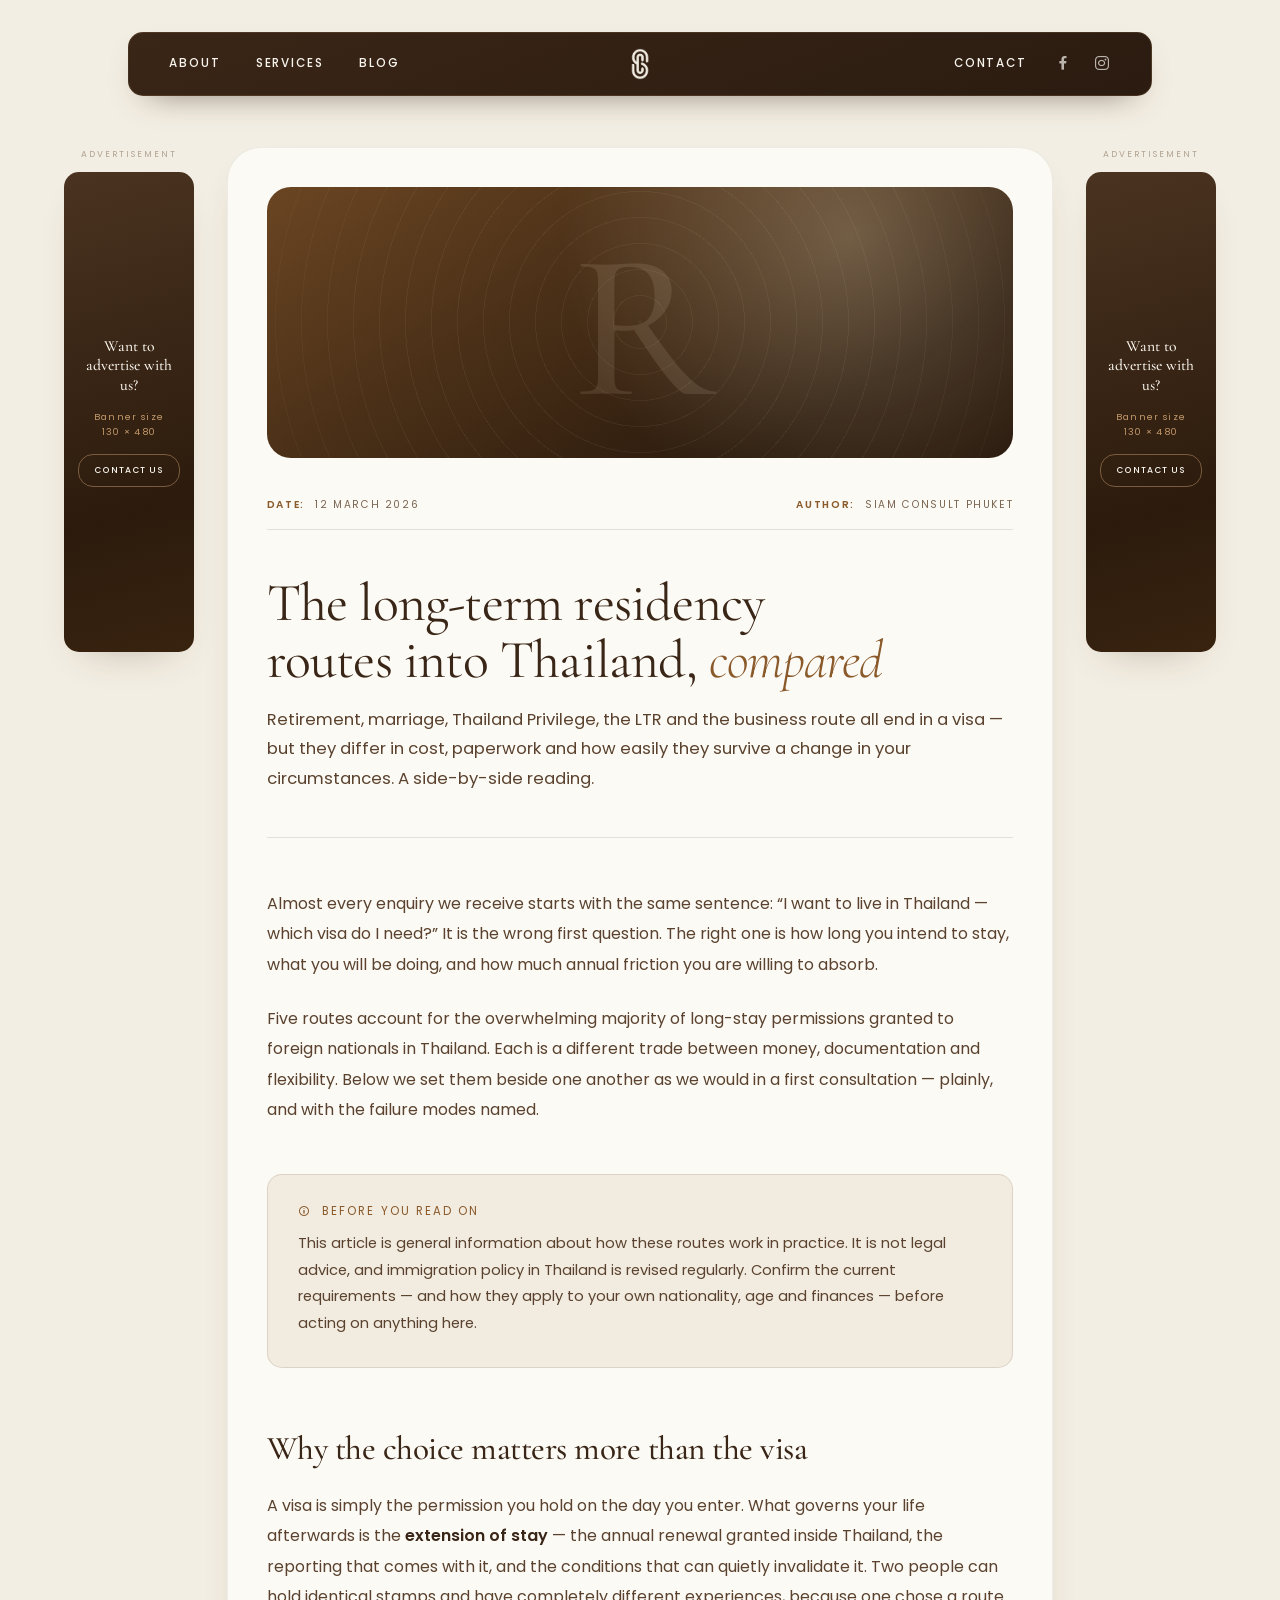
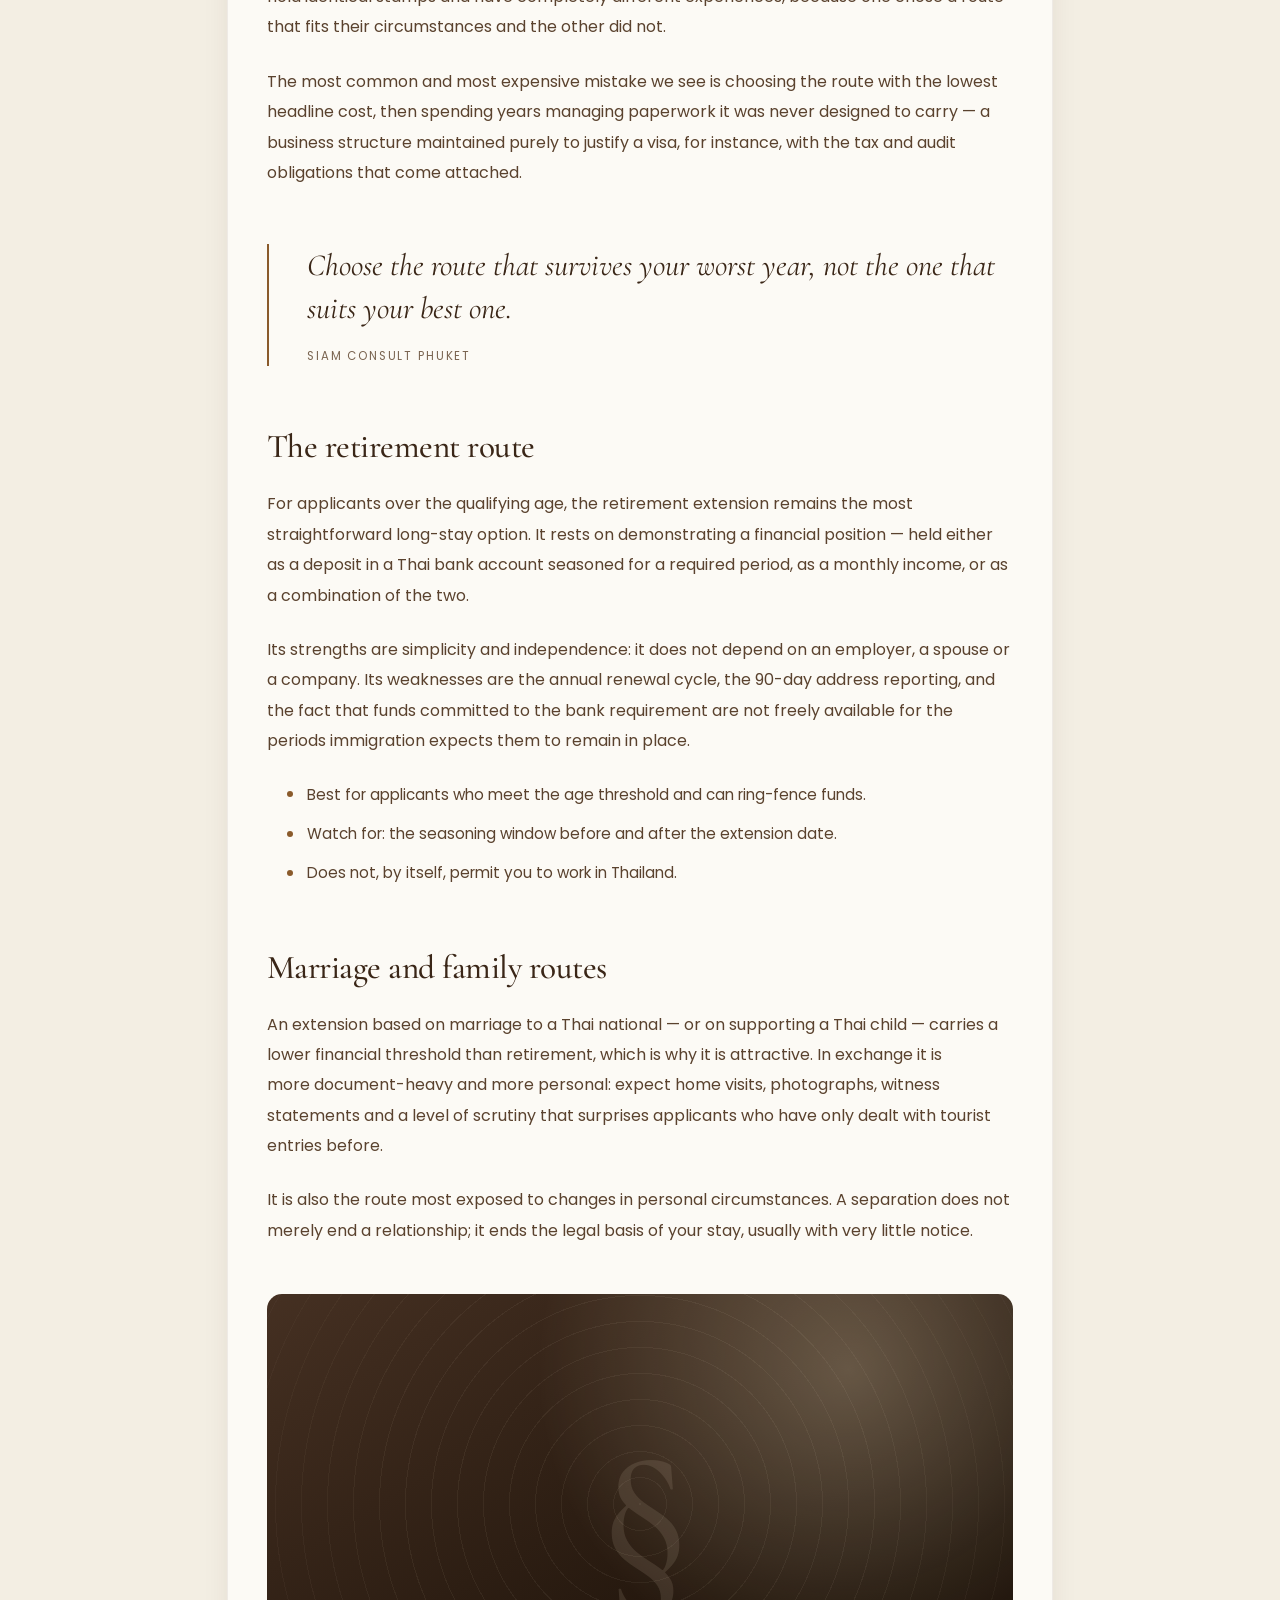
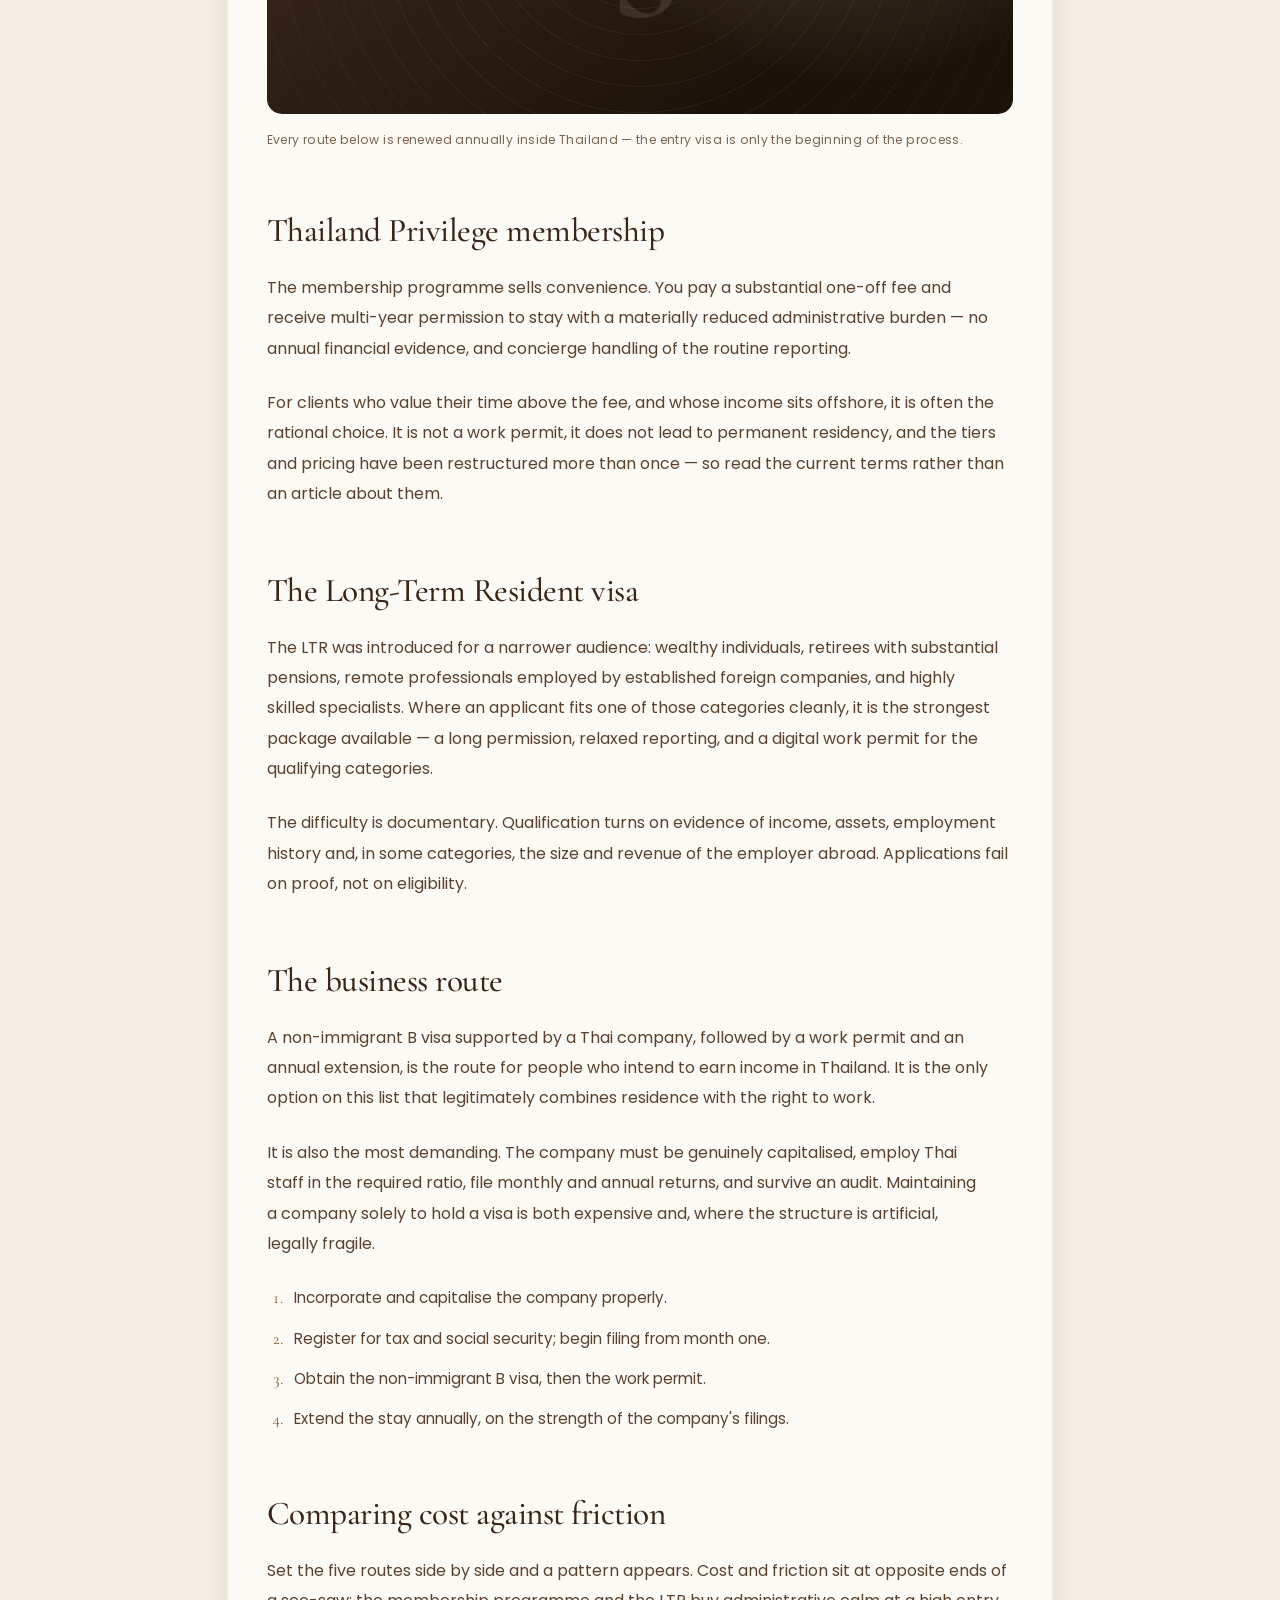
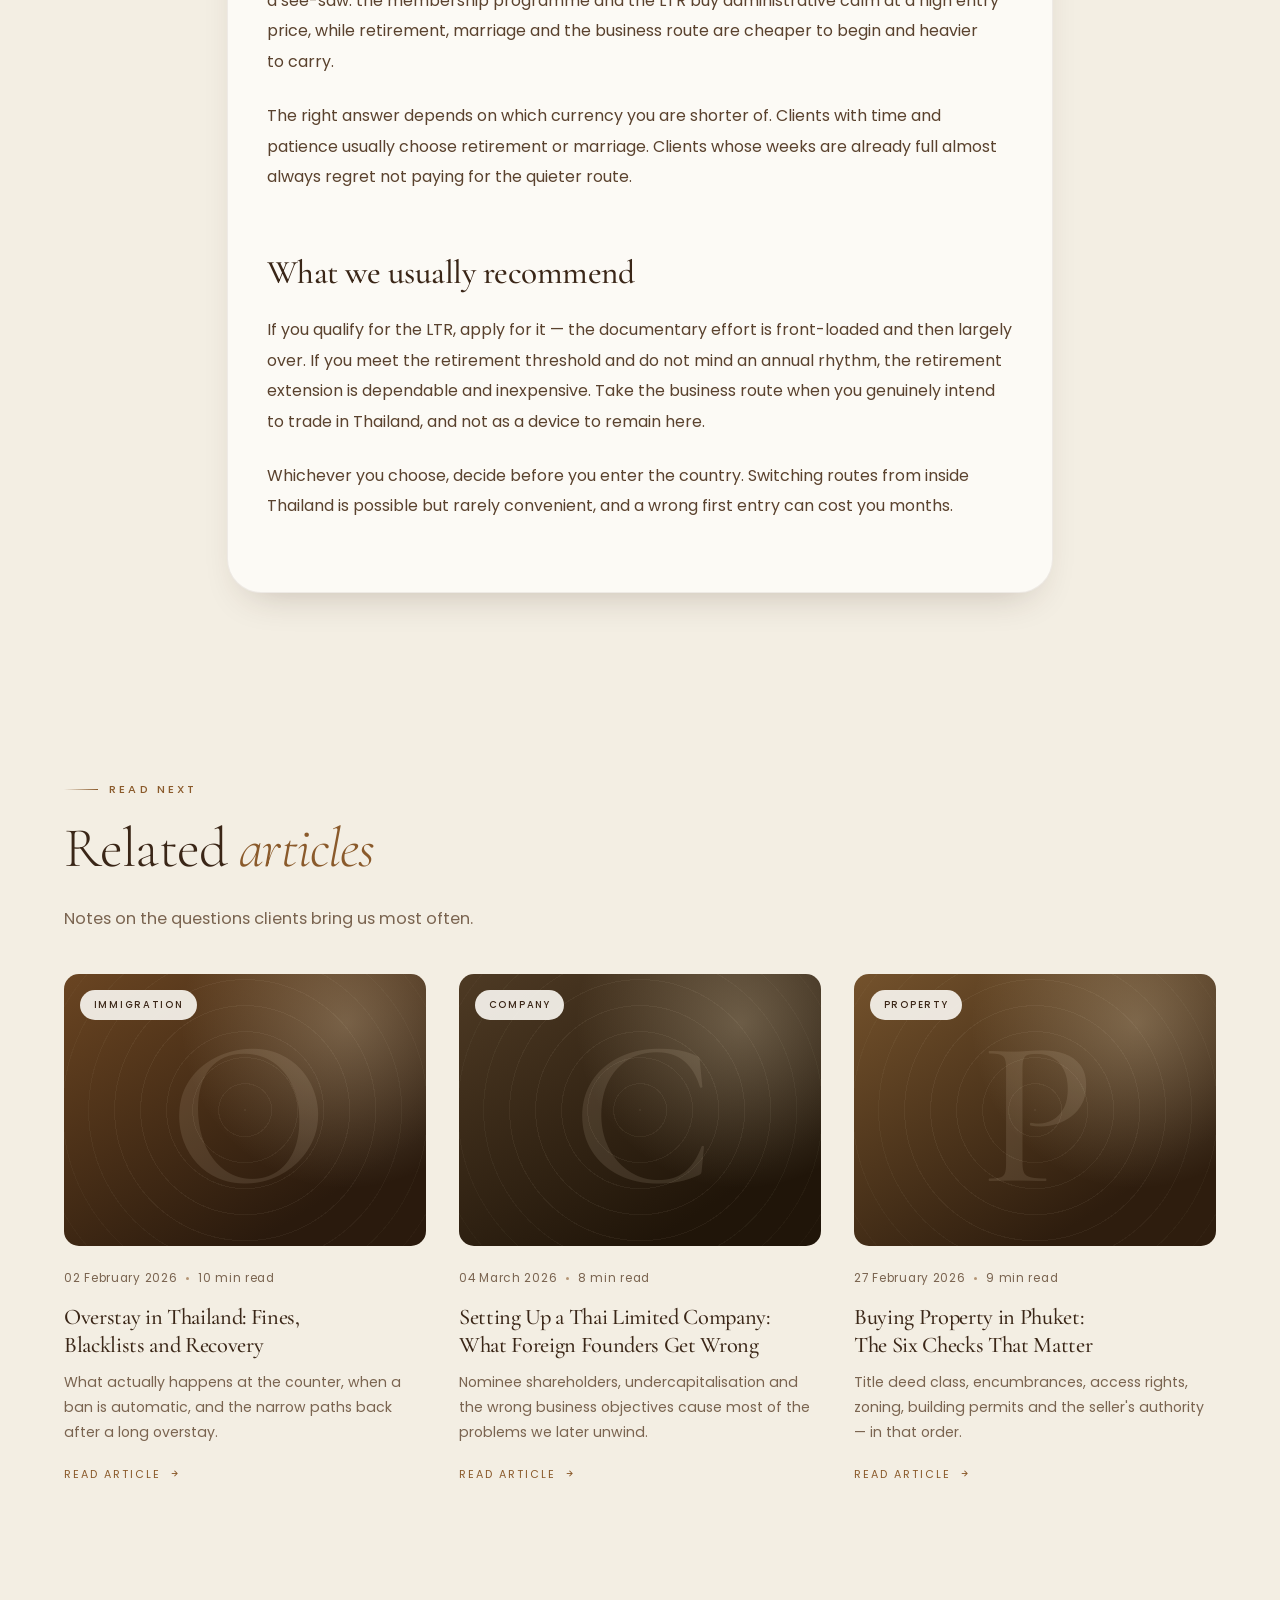
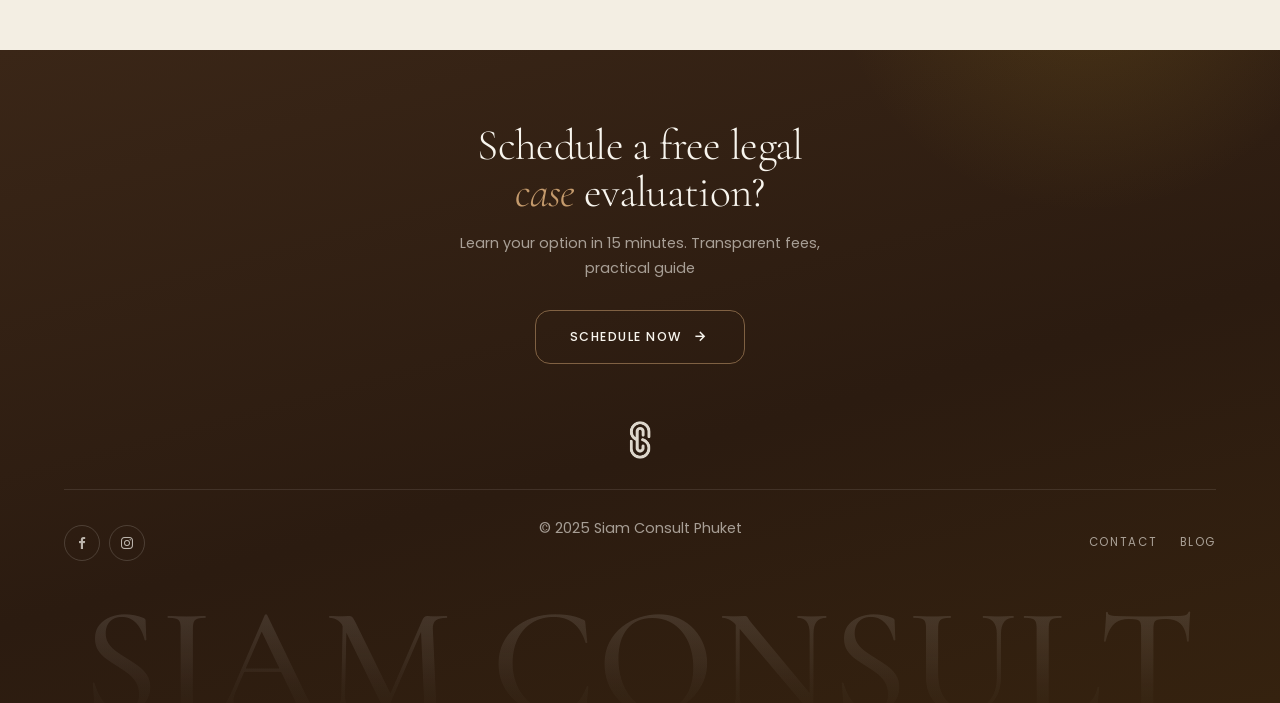
<file: blog-article.html>
<!DOCTYPE html>
<html lang="en">
<head>
  <meta charset="UTF-8" />
  <meta name="viewport" content="width=device-width, initial-scale=1.0" />
  <title>Blog: The Long Term Residency Routes Into Thailand</title>
  <meta name="description" content="Retirement, marriage, Thailand Privilege, LTR and the business route all end in a visa — but they differ in cost, paperwork and renewability. A side-by-side reading." />
  <meta name="theme-color" content="#F8F5EE" />
  <link rel="canonical" href="https://siamconsultphuket.com/blog-article.html" />

  <!-- Social preview -->
  <meta property="og:type" content="article" />
  <meta property="og:title" content="The Long-Term Residency Routes Into Thailand, Compared" />
  <meta property="og:description" content="A side-by-side reading of the five realistic long-stay options in Thailand." />

  <!-- Favicon -->
  <link rel="icon" type="image/png" sizes="any" href="assets/img/favicon.png" />
  <link rel="apple-touch-icon" href="assets/img/favicon.png" />

  <!-- Fonts & icons -->
  <link rel="preconnect" href="https://fonts.googleapis.com" />
  <link rel="preconnect" href="https://fonts.gstatic.com" crossorigin />
  <link href="https://fonts.googleapis.com/css2?family=Cormorant+Garamond:ital,wght@0,300;0,400;0,500;0,600;1,300;1,400&family=Poppins:wght@400;500;600&display=swap" rel="stylesheet" />
  <link rel="stylesheet" href="assets/css/icons.css" />

  <!-- Styles -->
  <link rel="stylesheet" href="assets/css/base.css" />
  <link rel="stylesheet" href="assets/css/nav-footer.css" />
  <link rel="stylesheet" href="assets/css/blog.css" />

  <!-- Structured data -->
  <script type="application/ld+json">
  {
    "@context": "https://schema.org",
    "@type": "Article",
    "headline": "The Long-Term Residency Routes Into Thailand, Compared",
    "datePublished": "2026-03-12",
    "author": { "@type": "Organization", "name": "Siam Consult Phuket" },
    "publisher": { "@type": "Organization", "name": "Siam Consult Phuket" },
    "articleSection": "Immigration"
  }
  </script>
  <!-- Keep content visible without JavaScript -->
  <noscript><style>[data-reveal]{opacity:1!important;transform:none!important}</style></noscript>
</head>

<body>

  <a class="skip-link" href="#main">Skip to content</a>

  <!-- Reading progress -->
  <div class="progress" aria-hidden="true"><div class="progress__bar" data-progress></div></div>

  <!-- ===== NAVBAR — DESKTOP ===== -->
  <nav class="navbar">
    <div class="nav-left">
      <a href="index.html#firm">About</a>
      <a href="index.html#services">Services</a>
      <a href="blogs.html">Blog</a>
    </div>
    <div class="logo">
      <a href="index.html" aria-label="Siam Consult Phuket — home">
        <img src="assets/img/logo.png" alt="Siam Consult Logo" />
      </a>
    </div>
    <div class="nav-right">
      <a class="nav-cta" href="index.html#contact">Contact</a>
      <a href="https://www.facebook.com/siamconsultphuket" target="_blank" rel="noopener noreferrer" aria-label="Siam Consult Phuket on Facebook"><i class="bx bxl-facebook"></i></a>
      <a href="https://www.instagram.com/siamconsultphuket" target="_blank" rel="noopener noreferrer" aria-label="Siam Consult Phuket on Instagram"><i class="bx bxl-instagram"></i></a>
    </div>
  </nav>

  <!-- ===== NAVBAR — MOBILE ===== -->
  <div class="mobile-navbar" role="navigation" aria-label="Mobile navigation">
    <div class="toggle" id="menu-toggle" role="button" tabindex="0" aria-expanded="false" aria-controls="mobile-menu" aria-label="Toggle menu"><span></span><span></span></div>
    <div class="mobile-logo"><a href="index.html" aria-label="Siam Consult Phuket — home"><img src="assets/img/logo.png" alt="Logo" /></a></div>
  </div>

  <!-- ===== NAVBAR — MOBILE DROPDOWN ===== -->
  <div class="dropdown" id="mobile-menu">
    <div class="dropdown-content">
      <a href="index.html#firm">About</a>
      <a href="index.html#services">Services</a>
      <a href="blogs.html">Blog</a>
      <a href="index.html#contact">Contact</a>
      <div class="socials">
        <a href="https://www.facebook.com/siamconsultphuket" target="_blank" rel="noopener noreferrer" aria-label="Siam Consult Phuket on Facebook"><i class="bx bxl-facebook"></i></a>
        <a href="https://www.instagram.com/siamconsultphuket" target="_blank" rel="noopener noreferrer" aria-label="Siam Consult Phuket on Instagram"><i class="bx bxl-instagram"></i></a>
      </div>
    </div>
  </div>

  <main id="main" tabindex="-1">

    <!-- ===== ARTICLE ===== -->
    <div class="art-box-section">
      <div class="shell shell--wide">
        <div class="article-layout">

          <aside class="ad-rail ad-rail--left" aria-label="Advertisement">
            <div class="ad-rail__unit">
              <span class="ad-rail__label">Advertisement</span>
              <!-- Swap .ad-slot for <a href="…"><img src="…" alt="…"></a> -->
              <div class="ad-slot">
                <span class="ad-slot__title">Want to advertise with us?</span>
                <span class="ad-slot__size">Banner size<br />130 &times; 480</span>
                <a class="ad-slot__cta" href="index.html#contact">Contact us</a>
              </div>
            </div>
          </aside>

          <!-- No data-reveal: the card is taller than the viewport, so the
               reveal observer would never fire -->
          <div class="art-box">

            <!-- Cover — swap .post-art for <img class="art-box__cover-img"> to use a photo -->
            <div class="art-box__cover">
              <div class="post-art" data-tone="immigration" data-glyph="R" aria-hidden="true"></div>
            </div>

            <div class="art-box__meta-row">
              <span class="art-box__meta-date">
                <span class="art-box__meta-label">Date:</span>
                <time datetime="2026-03-12">12 March 2026</time>
              </span>
              <span class="art-box__meta-author">
                <span class="art-box__meta-label">Author:</span>
                Siam Consult Phuket
              </span>
            </div>

            <hr class="art-box__rule" />

            <div class="art-box__inner">

              <h1 class="art-box__title">
                The long-term residency routes into Thailand, <em>compared</em>
              </h1>

              <p class="art-box__sub">
                Retirement, marriage, Thailand Privilege, the LTR and the business route
                all end in a visa — but they differ in cost, paperwork and how easily they
                survive a change in your circumstances. A side-by-side reading.
              </p>

              <article class="prose" data-article>

                <p>
                  Almost every enquiry we receive starts with the same sentence: “I want to
                  live in Thailand — which visa do I need?” It is the wrong first question.
                  The right one is how long you intend to stay, what you will be doing, and
                  how much annual friction you are willing to absorb.
                </p>

                <p>
                  Five routes account for the overwhelming majority of long-stay permissions
                  granted to foreign nationals in Thailand. Each is a different trade between
                  money, documentation and flexibility. Below we set them beside one another
                  as we would in a first consultation — plainly, and with the failure modes
                  named.
                </p>

                <div class="callout">
                  <h4><i class="bx bx-info-circle"></i> Before you read on</h4>
                  <p>
                    This article is general information about how these routes work in
                    practice. It is not legal advice, and immigration policy in Thailand is
                    revised regularly. Confirm the current requirements — and how they apply
                    to your own nationality, age and finances — before acting on anything here.
                  </p>
                </div>

                <h2 id="why-choice">Why the choice matters more than the visa</h2>
                <p>
                  A visa is simply the permission you hold on the day you enter. What governs
                  your life afterwards is the <strong>extension of stay</strong> — the annual
                  renewal granted inside Thailand, the reporting that comes with it, and the
                  conditions that can quietly invalidate it. Two people can hold identical
                  stamps and have completely different experiences, because one chose a route
                  that fits their circumstances and the other did not.
                </p>
                <p>
                  The most common and most expensive mistake we see is choosing the route with
                  the lowest headline cost, then spending years managing paperwork it was never
                  designed to carry — a business structure maintained purely to justify a visa,
                  for instance, with the tax and audit obligations that come attached.
                </p>

                <div class="pull">
                  <p>Choose the route that survives your worst year, not the one that suits your best one.</p>
                  <cite>Siam Consult Phuket</cite>
                </div>

                <h2 id="retirement">The retirement route</h2>
                <p>
                  For applicants over the qualifying age, the retirement extension remains the
                  most straightforward long-stay option. It rests on demonstrating a financial
                  position — held either as a deposit in a Thai bank account seasoned for a
                  required period, as a monthly income, or as a combination of the two.
                </p>
                <p>
                  Its strengths are simplicity and independence: it does not depend on an
                  employer, a spouse or a company. Its weaknesses are the annual renewal cycle,
                  the 90-day address reporting, and the fact that funds committed to the bank
                  requirement are not freely available for the periods immigration expects them
                  to remain in place.
                </p>
                <ul>
                  <li>Best for applicants who meet the age threshold and can ring-fence funds.</li>
                  <li>Watch for: the seasoning window before and after the extension date.</li>
                  <li>Does not, by itself, permit you to work in Thailand.</li>
                </ul>

                <h2 id="marriage">Marriage and family routes</h2>
                <p>
                  An extension based on marriage to a Thai national — or on supporting a Thai
                  child — carries a lower financial threshold than retirement, which is why it
                  is attractive. In exchange it is more document-heavy and more personal:
                  expect home visits, photographs, witness statements and a level of scrutiny
                  that surprises applicants who have only dealt with tourist entries before.
                </p>
                <p>
                  It is also the route most exposed to changes in personal circumstances. A
                  separation does not merely end a relationship; it ends the legal basis of
                  your stay, usually with very little notice.
                </p>

                <figure>
                  <div class="post-art" data-tone="legal" data-glyph="§" aria-hidden="true"></div>
                  <figcaption>Every route below is renewed annually inside Thailand — the entry visa is only the beginning of the process.</figcaption>
                </figure>

                <h2 id="privilege">Thailand Privilege membership</h2>
                <p>
                  The membership programme sells convenience. You pay a substantial one-off
                  fee and receive multi-year permission to stay with a materially reduced
                  administrative burden — no annual financial evidence, and concierge handling
                  of the routine reporting.
                </p>
                <p>
                  For clients who value their time above the fee, and whose income sits
                  offshore, it is often the rational choice. It is not a work permit, it does
                  not lead to permanent residency, and the tiers and pricing have been
                  restructured more than once — so read the current terms rather than an
                  article about them.
                </p>

                <h2 id="ltr">The Long-Term Resident visa</h2>
                <p>
                  The LTR was introduced for a narrower audience: wealthy individuals, retirees
                  with substantial pensions, remote professionals employed by established
                  foreign companies, and highly skilled specialists. Where an applicant fits
                  one of those categories cleanly, it is the strongest package available —
                  a long permission, relaxed reporting, and a digital work permit for the
                  qualifying categories.
                </p>
                <p>
                  The difficulty is documentary. Qualification turns on evidence of income,
                  assets, employment history and, in some categories, the size and revenue of
                  the employer abroad. Applications fail on proof, not on eligibility.
                </p>

                <h2 id="business">The business route</h2>
                <p>
                  A non-immigrant B visa supported by a Thai company, followed by a work permit
                  and an annual extension, is the route for people who intend to earn income in
                  Thailand. It is the only option on this list that legitimately combines
                  residence with the right to work.
                </p>
                <p>
                  It is also the most demanding. The company must be genuinely capitalised,
                  employ Thai staff in the required ratio, file monthly and annual returns, and
                  survive an audit. Maintaining a company solely to hold a visa is both
                  expensive and, where the structure is artificial, legally fragile.
                </p>
                <ol>
                  <li>Incorporate and capitalise the company properly.</li>
                  <li>Register for tax and social security; begin filing from month one.</li>
                  <li>Obtain the non-immigrant B visa, then the work permit.</li>
                  <li>Extend the stay annually, on the strength of the company's filings.</li>
                </ol>

                <h2 id="comparing">Comparing cost against friction</h2>
                <p>
                  Set the five routes side by side and a pattern appears. Cost and friction sit
                  at opposite ends of a see-saw: the membership programme and the LTR buy
                  administrative calm at a high entry price, while retirement, marriage and the
                  business route are cheaper to begin and heavier to carry.
                </p>
                <p>
                  The right answer depends on which currency you are shorter of. Clients with
                  time and patience usually choose retirement or marriage. Clients whose weeks
                  are already full almost always regret not paying for the quieter route.
                </p>

                <h2 id="recommendation">What we usually recommend</h2>
                <p>
                  If you qualify for the LTR, apply for it — the documentary effort is
                  front-loaded and then largely over. If you meet the retirement threshold and
                  do not mind an annual rhythm, the retirement extension is dependable and
                  inexpensive. Take the business route when you genuinely intend to trade in
                  Thailand, and not as a device to remain here.
                </p>
                <p>
                  Whichever you choose, decide before you enter the country. Switching routes
                  from inside Thailand is possible but rarely convenient, and a wrong first
                  entry can cost you months.
                </p>

              </article>

            </div>
          </div>

          <aside class="ad-rail ad-rail--right" aria-label="Advertisement">
            <div class="ad-rail__unit">
              <span class="ad-rail__label">Advertisement</span>
              <!-- Swap .ad-slot for <a href="…"><img src="…" alt="…"></a> -->
              <div class="ad-slot">
                <span class="ad-slot__title">Want to advertise with us?</span>
                <span class="ad-slot__size">Banner size<br />130 &times; 480</span>
                <a class="ad-slot__cta" href="index.html#contact">Contact us</a>
              </div>
            </div>
          </aside>

        </div>

        <!-- Leaderboard 728 × 90 — replaces the side rails below 1180px -->
        <div class="ad-strip" aria-label="Advertisement">
          <div class="ad-slot">
            <span class="ad-slot__title">Want to advertise with us?</span>
            <span class="ad-slot__size">Banner size 728 &times; 90</span>
            <a class="ad-slot__cta" href="index.html#contact">Contact us</a>
          </div>
        </div>

      </div>
    </div>

    <!-- ===== RELATED ARTICLES ===== -->
    <section class="section--tight shell shell--wide" aria-labelledby="related-title">
      <div class="section-head" style="margin-bottom:2.5rem">
        <p class="eyebrow" data-reveal="fade">Read Next</p>
        <h2 class="h2" id="related-title" data-reveal>Related <em>articles</em></h2>
        <p class="lead" data-reveal="fade">Notes on the questions clients bring us most often.</p>
      </div>

      <div class="post-grid post-grid--related" style="margin-top:0">
        <a class="post-card" href="blog-article.html" data-active data-reveal>
          <div class="post-art" data-tone="immigration" data-glyph="O" aria-hidden="true"><span class="post-art__tag">Immigration</span></div>
          <div class="post-card__body">
            <div class="meta"><span>02 February 2026</span><span class="dot"></span><span>10 min read</span></div>
            <h3 class="post-card__title">Overstay in Thailand: Fines, Blacklists and Recovery</h3>
            <p class="post-card__excerpt">What actually happens at the counter, when a ban is automatic, and the narrow paths back after a long overstay.</p>
            <span class="post-card__more">Read article <i class="bx bx-right-arrow-alt"></i></span>
          </div>
        </a>

        <a class="post-card" href="blog-article.html" data-active data-reveal style="--reveal-delay:80ms">
          <div class="post-art" data-tone="company" data-glyph="C" aria-hidden="true"><span class="post-art__tag">Company</span></div>
          <div class="post-card__body">
            <div class="meta"><span>04 March 2026</span><span class="dot"></span><span>8 min read</span></div>
            <h3 class="post-card__title">Setting Up a Thai Limited Company: What Foreign Founders Get Wrong</h3>
            <p class="post-card__excerpt">Nominee shareholders, undercapitalisation and the wrong business objectives cause most of the problems we later unwind.</p>
            <span class="post-card__more">Read article <i class="bx bx-right-arrow-alt"></i></span>
          </div>
        </a>

        <a class="post-card" href="blog-article.html" data-active data-reveal style="--reveal-delay:160ms">
          <div class="post-art" data-tone="property" data-glyph="P" aria-hidden="true"><span class="post-art__tag">Property</span></div>
          <div class="post-card__body">
            <div class="meta"><span>27 February 2026</span><span class="dot"></span><span>9 min read</span></div>
            <h3 class="post-card__title">Buying Property in Phuket: The Six Checks That Matter</h3>
            <p class="post-card__excerpt">Title deed class, encumbrances, access rights, zoning, building permits and the seller's authority — in that order.</p>
            <span class="post-card__more">Read article <i class="bx bx-right-arrow-alt"></i></span>
          </div>
        </a>
      </div>
    </section>

  </main>

  <!-- ===== FOOTER ===== -->
  <footer class="footer">
    <div class="footer-content">
      <h2>Schedule a free legal <span>case</span> evaluation?</h2>
      <p>Learn your option in 15 minutes. Transparent fees, practical guide</p>

      <a href="index.html#contact" class="footer-btn">
        Schedule Now <i class="bx bx-right-arrow-alt"></i>
      </a>

      <div class="footer-logo">
        <a href="index.html" aria-label="Siam Consult Phuket — home">
          <img src="assets/img/logo.png" alt="Siam Consult Logo" width="212" height="300" loading="lazy" />
        </a>
      </div>

      <!-- Desktop bottom row -->
      <div class="footer-bottom desktop">
        <div class="footer-socials">
          <a href="https://www.facebook.com/siamconsultphuket" target="_blank" rel="noopener noreferrer" aria-label="Siam Consult Phuket on Facebook"><i class="bx bxl-facebook"></i></a>
          <a href="https://www.instagram.com/siamconsultphuket" target="_blank" rel="noopener noreferrer" aria-label="Siam Consult Phuket on Instagram"><i class="bx bxl-instagram"></i></a>
        </div>
        <div class="footer-text">
          <p>© 2025 Siam Consult Phuket</p>
        </div>
        <div class="footer-links">
          <a href="index.html#contact">Contact</a>
          <a href="blogs.html">Blog</a>
        </div>
      </div>

      <!-- Mobile bottom row -->
      <div class="footer-bottom-row mobile">
        <div class="footer-text">
          <p>© 2025 Siam Consult Phuket</p>
        </div>
        <div class="bottom-row">
          <div class="footer-socials">
            <a href="https://www.facebook.com/siamconsultphuket" target="_blank" rel="noopener noreferrer" aria-label="Siam Consult Phuket on Facebook"><i class="bx bxl-facebook"></i></a>
            <a href="https://www.instagram.com/siamconsultphuket" target="_blank" rel="noopener noreferrer" aria-label="Siam Consult Phuket on Instagram"><i class="bx bxl-instagram"></i></a>
          </div>
          <div class="footer-links">
            <a href="index.html#contact">Contact</a>
            <a href="blogs.html">Blog</a>
          </div>
        </div>
      </div>
    </div>

    <div class="footer__wordmark" aria-hidden="true">SIAM CONSULT</div>
  </footer>

  <script src="assets/js/main.js" defer></script>
  <script src="assets/js/article.js" defer></script>
</body>
</html>
</file>
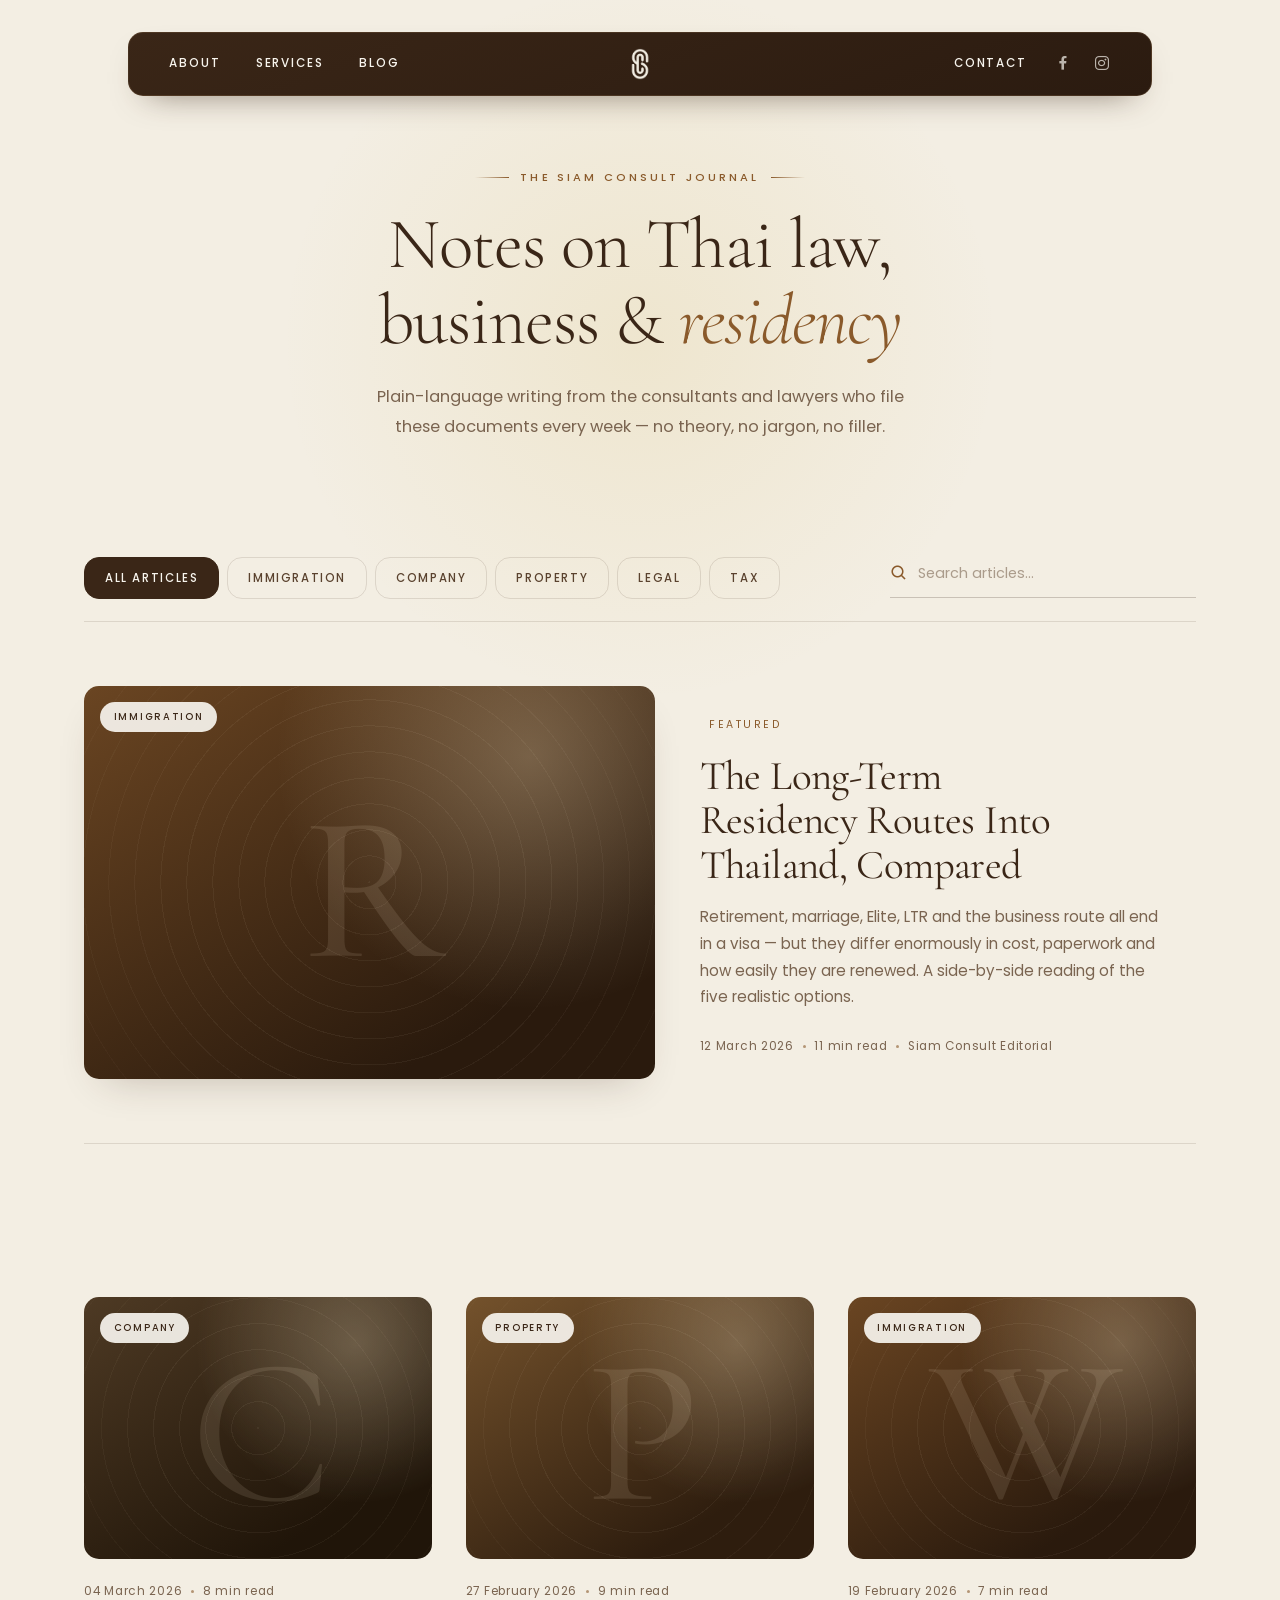
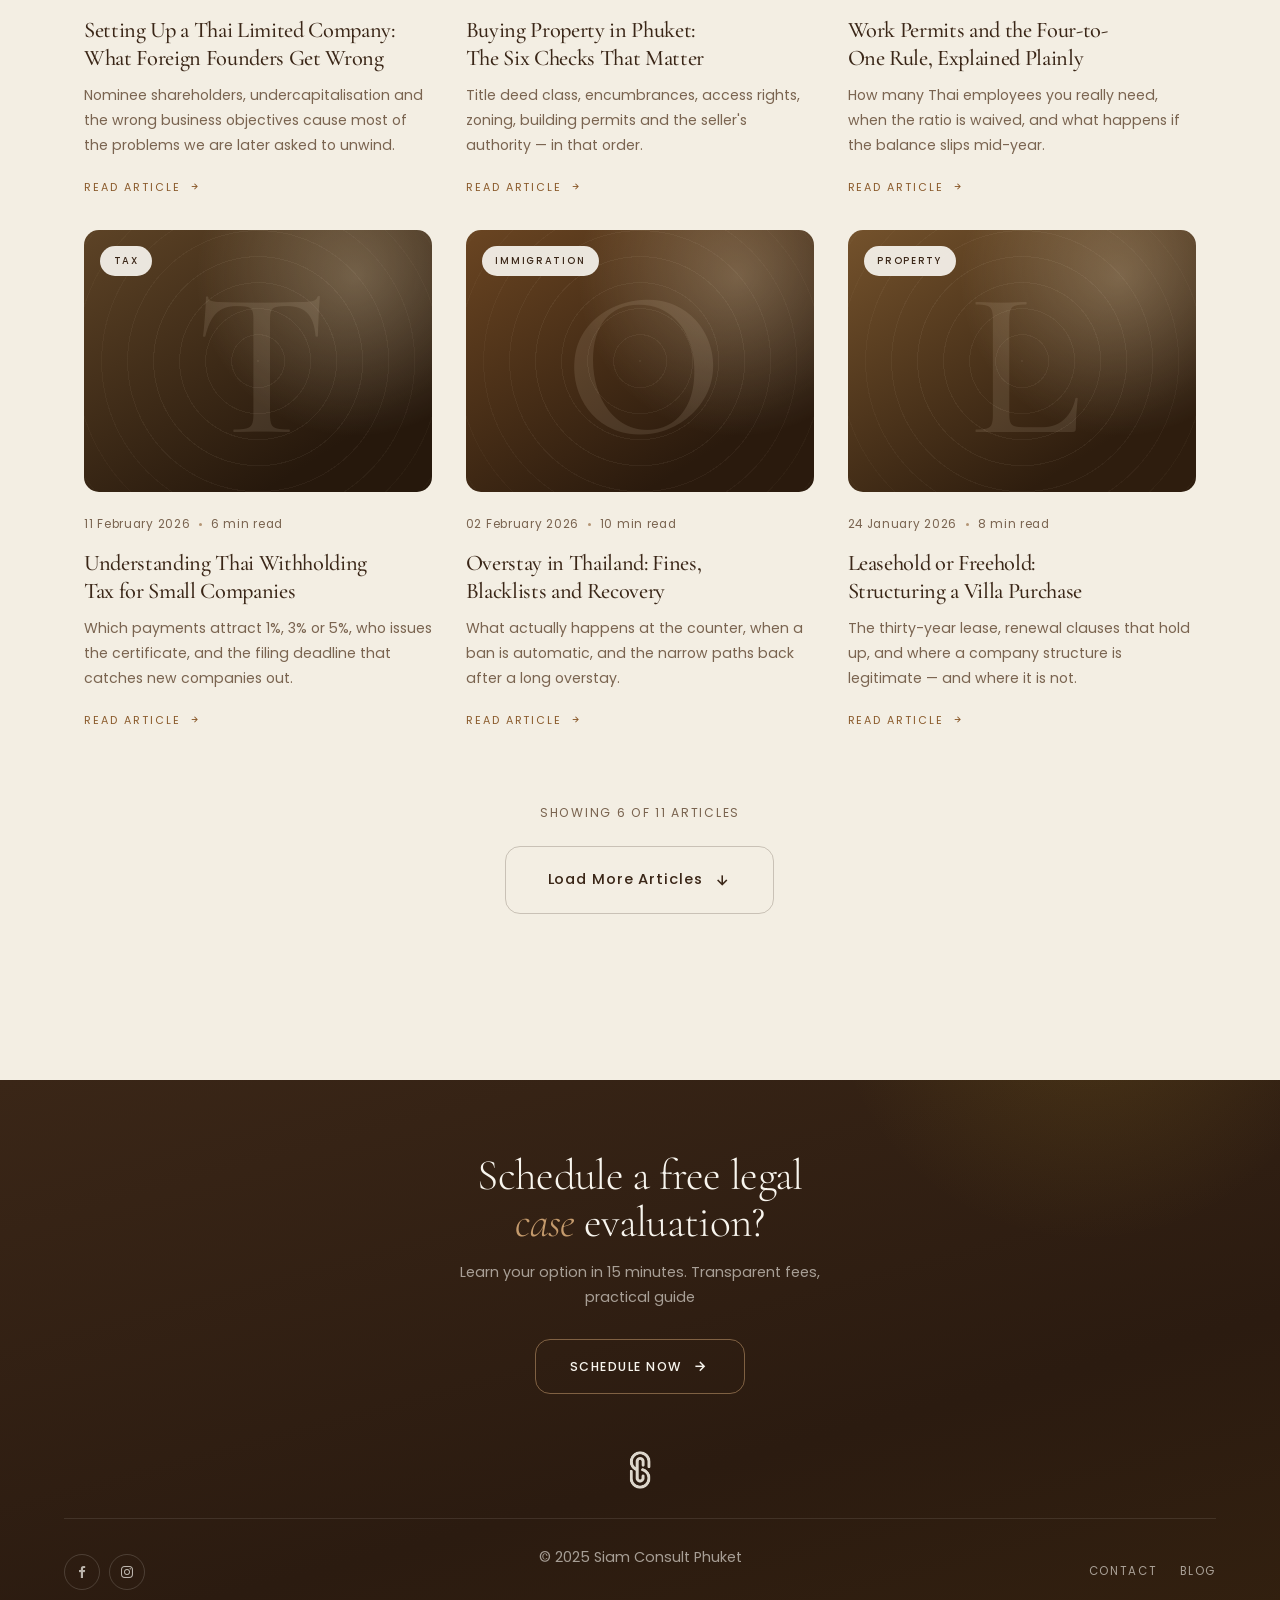
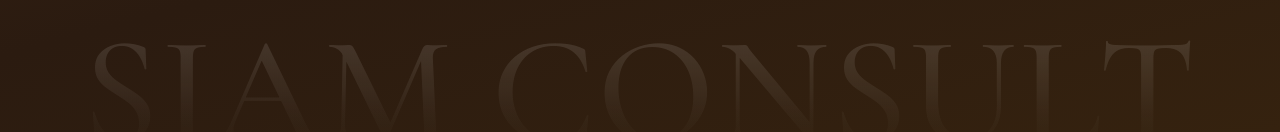
<file: blogs.html>
<!DOCTYPE html>
<html lang="en">
<head>
  <meta charset="UTF-8" />
  <meta name="viewport" content="width=device-width, initial-scale=1.0" />
  <title>Blogs</title>
  <meta name="description" content="Practical writing on Thai immigration, company formation, property and law from the consultants at Siam Consult Phuket." />
  <meta name="theme-color" content="#F8F5EE" />
  <link rel="canonical" href="https://siamconsultphuket.com/blogs.html" />

  <!-- Social preview -->
  <meta property="og:type" content="website" />
  <meta property="og:title" content="Journal — Siam Consult Phuket" />
  <meta property="og:description" content="Practical writing on Thai immigration, company formation, property and law." />

  <!-- Favicon -->
  <link rel="icon" type="image/png" sizes="any" href="assets/img/favicon.png" />
  <link rel="apple-touch-icon" href="assets/img/favicon.png" />

  <!-- Fonts & icons -->
  <link rel="preconnect" href="https://fonts.googleapis.com" />
  <link rel="preconnect" href="https://fonts.gstatic.com" crossorigin />
  <link href="https://fonts.googleapis.com/css2?family=Cormorant+Garamond:ital,wght@0,300;0,400;0,500;0,600;1,300;1,400&family=Poppins:wght@400;500;600&display=swap" rel="stylesheet" />
  <link rel="stylesheet" href="assets/css/icons.css" />

  <!-- Styles -->
  <link rel="stylesheet" href="assets/css/base.css" />
  <link rel="stylesheet" href="assets/css/nav-footer.css" />
  <link rel="stylesheet" href="assets/css/blog.css" />
  <!-- Keep content visible without JavaScript -->
  <noscript><style>[data-reveal]{opacity:1!important;transform:none!important}</style></noscript>
</head>

<body>

  <a class="skip-link" href="#main">Skip to content</a>

  <!-- ===== NAVBAR — DESKTOP ===== -->
  <nav class="navbar">
    <div class="nav-left">
      <a href="index.html#firm">About</a>
      <a href="index.html#services">Services</a>
      <a href="blogs.html">Blog</a>
    </div>
    <div class="logo">
      <a href="index.html" aria-label="Siam Consult Phuket — home">
        <img src="assets/img/logo.png" alt="Siam Consult Logo" />
      </a>
    </div>
    <div class="nav-right">
      <a class="nav-cta" href="index.html#contact">Contact</a>
      <a href="https://www.facebook.com/siamconsultphuket" target="_blank" rel="noopener noreferrer" aria-label="Siam Consult Phuket on Facebook"><i class="bx bxl-facebook"></i></a>
      <a href="https://www.instagram.com/siamconsultphuket" target="_blank" rel="noopener noreferrer" aria-label="Siam Consult Phuket on Instagram"><i class="bx bxl-instagram"></i></a>
    </div>
  </nav>

  <!-- ===== NAVBAR — MOBILE ===== -->
  <div class="mobile-navbar" role="navigation" aria-label="Mobile navigation">
    <div class="toggle" id="menu-toggle" role="button" tabindex="0" aria-expanded="false" aria-controls="mobile-menu" aria-label="Toggle menu"><span></span><span></span></div>
    <div class="mobile-logo"><a href="index.html" aria-label="Siam Consult Phuket — home"><img src="assets/img/logo.png" alt="Logo" /></a></div>
  </div>

  <!-- ===== NAVBAR — MOBILE DROPDOWN ===== -->
  <div class="dropdown" id="mobile-menu">
    <div class="dropdown-content">
      <a href="index.html#firm">About</a>
      <a href="index.html#services">Services</a>
      <a href="blogs.html">Blog</a>
      <a href="index.html#contact">Contact</a>
      <div class="socials">
        <a href="https://www.facebook.com/siamconsultphuket" target="_blank" rel="noopener noreferrer" aria-label="Siam Consult Phuket on Facebook"><i class="bx bxl-facebook"></i></a>
        <a href="https://www.instagram.com/siamconsultphuket" target="_blank" rel="noopener noreferrer" aria-label="Siam Consult Phuket on Instagram"><i class="bx bxl-instagram"></i></a>
      </div>
    </div>
  </div>

  <main id="main" tabindex="-1">

    <!-- ===== JOURNAL HERO ===== -->
    <header class="journal-hero">
      <div class="shell">
        <p class="eyebrow eyebrow--center" data-reveal="fade">The Siam Consult Journal</p>
        <h1 class="journal-hero__title h1" data-reveal="text">Notes on Thai law, business &amp; <em>residency</em></h1>
        <p class="journal-hero__sub lead" data-reveal style="--reveal-delay:140ms">
          Plain-language writing from the consultants and lawyers who file these
          documents every week — no theory, no jargon, no filler.
        </p>
      </div>
    </header>

    <!-- ===== FILTERS + SEARCH ===== -->
    <section class="shell" aria-label="Article filters">
      <div class="journal-bar" data-reveal="fade">
        <div class="filters" role="group" aria-label="Filter by category">
          <button class="filter" data-filter="all" aria-pressed="true">All Articles</button>
          <button class="filter" data-filter="immigration" aria-pressed="false">Immigration</button>
          <button class="filter" data-filter="company" aria-pressed="false">Company</button>
          <button class="filter" data-filter="property" aria-pressed="false">Property</button>
          <button class="filter" data-filter="legal" aria-pressed="false">Legal</button>
          <button class="filter" data-filter="tax" aria-pressed="false">Tax</button>
        </div>

        <div class="search">
          <i class="bx bx-search" aria-hidden="true"></i>
          <label class="sr-only" for="post-search">Search articles</label>
          <input type="search" id="post-search" placeholder="Search articles…" autocomplete="off" data-search />
          <button type="button" class="search__clear" data-search-clear aria-label="Clear search" hidden>
            <i class="bx bx-x" aria-hidden="true"></i>
          </button>
        </div>
      </div>
    </section>

    <!-- ===== FEATURED ARTICLE ===== -->
    <section class="shell" aria-label="Featured article">
      <a class="featured" href="blog-article.html" data-active data-reveal>
        <div class="post-art" data-tone="immigration" data-glyph="R" aria-hidden="true">
          <span class="post-art__tag">Immigration</span>
        </div>
        <div>
          <span class="featured__label"><i class="bx bx-bookmark-star"></i> Featured</span>
          <h2 class="featured__title">The Long-Term Residency Routes Into Thailand, Compared</h2>
          <p class="featured__excerpt">
            Retirement, marriage, Elite, LTR and the business route all end in a visa —
            but they differ enormously in cost, paperwork and how easily they are renewed.
            A side-by-side reading of the five realistic options.
          </p>
          <div class="meta">
            <span>12 March 2026</span><span class="dot"></span>
            <span>11 min read</span><span class="dot"></span>
            <span>Siam Consult Editorial</span>
          </div>
        </div>
      </a>
    </section>

    <!-- ===== ARTICLE GRID ===== -->
    <section class="shell section--tight" aria-label="All articles">
      <div class="post-grid" data-post-grid>

        <a class="post-card" href="blog-article.html" data-active data-category="company" data-reveal>
          <div class="post-art" data-tone="company" data-glyph="C" aria-hidden="true"><span class="post-art__tag">Company</span></div>
          <div class="post-card__body">
            <div class="meta"><span>04 March 2026</span><span class="dot"></span><span>8 min read</span></div>
            <h3 class="post-card__title">Setting Up a Thai Limited Company: What Foreign Founders Get Wrong</h3>
            <p class="post-card__excerpt">Nominee shareholders, undercapitalisation and the wrong business objectives cause most of the problems we are later asked to unwind.</p>
            <span class="post-card__more">Read article <i class="bx bx-right-arrow-alt"></i></span>
          </div>
        </a>

        <a class="post-card" href="blog-article.html" data-active data-category="property" data-reveal style="--reveal-delay:80ms">
          <div class="post-art" data-tone="property" data-glyph="P" aria-hidden="true"><span class="post-art__tag">Property</span></div>
          <div class="post-card__body">
            <div class="meta"><span>27 February 2026</span><span class="dot"></span><span>9 min read</span></div>
            <h3 class="post-card__title">Buying Property in Phuket: The Six Checks That Matter</h3>
            <p class="post-card__excerpt">Title deed class, encumbrances, access rights, zoning, building permits and the seller's authority — in that order.</p>
            <span class="post-card__more">Read article <i class="bx bx-right-arrow-alt"></i></span>
          </div>
        </a>

        <a class="post-card" href="blog-article.html" data-active data-category="immigration" data-reveal style="--reveal-delay:160ms">
          <div class="post-art" data-tone="immigration" data-glyph="W" aria-hidden="true"><span class="post-art__tag">Immigration</span></div>
          <div class="post-card__body">
            <div class="meta"><span>19 February 2026</span><span class="dot"></span><span>7 min read</span></div>
            <h3 class="post-card__title">Work Permits and the Four-to-One Rule, Explained Plainly</h3>
            <p class="post-card__excerpt">How many Thai employees you really need, when the ratio is waived, and what happens if the balance slips mid-year.</p>
            <span class="post-card__more">Read article <i class="bx bx-right-arrow-alt"></i></span>
          </div>
        </a>

        <a class="post-card" href="blog-article.html" data-active data-category="tax" data-reveal>
          <div class="post-art" data-tone="tax" data-glyph="T" aria-hidden="true"><span class="post-art__tag">Tax</span></div>
          <div class="post-card__body">
            <div class="meta"><span>11 February 2026</span><span class="dot"></span><span>6 min read</span></div>
            <h3 class="post-card__title">Understanding Thai Withholding Tax for Small Companies</h3>
            <p class="post-card__excerpt">Which payments attract 1%, 3% or 5%, who issues the certificate, and the filing deadline that catches new companies out.</p>
            <span class="post-card__more">Read article <i class="bx bx-right-arrow-alt"></i></span>
          </div>
        </a>

        <a class="post-card" href="blog-article.html" data-active data-category="immigration" data-reveal style="--reveal-delay:80ms">
          <div class="post-art" data-tone="immigration" data-glyph="O" aria-hidden="true"><span class="post-art__tag">Immigration</span></div>
          <div class="post-card__body">
            <div class="meta"><span>02 February 2026</span><span class="dot"></span><span>10 min read</span></div>
            <h3 class="post-card__title">Overstay in Thailand: Fines, Blacklists and Recovery</h3>
            <p class="post-card__excerpt">What actually happens at the counter, when a ban is automatic, and the narrow paths back after a long overstay.</p>
            <span class="post-card__more">Read article <i class="bx bx-right-arrow-alt"></i></span>
          </div>
        </a>

        <a class="post-card" href="blog-article.html" data-active data-category="property" data-reveal style="--reveal-delay:160ms">
          <div class="post-art" data-tone="property" data-glyph="L" aria-hidden="true"><span class="post-art__tag">Property</span></div>
          <div class="post-card__body">
            <div class="meta"><span>24 January 2026</span><span class="dot"></span><span>8 min read</span></div>
            <h3 class="post-card__title">Leasehold or Freehold: Structuring a Villa Purchase</h3>
            <p class="post-card__excerpt">The thirty-year lease, renewal clauses that hold up, and where a company structure is legitimate — and where it is not.</p>
            <span class="post-card__more">Read article <i class="bx bx-right-arrow-alt"></i></span>
          </div>
        </a>

        <a class="post-card" href="blog-article.html" data-active data-category="company" data-reveal>
          <div class="post-art" data-tone="company" data-glyph="B" aria-hidden="true"><span class="post-art__tag">Company</span></div>
          <div class="post-card__body">
            <div class="meta"><span>16 January 2026</span><span class="dot"></span><span>9 min read</span></div>
            <h3 class="post-card__title">The BOI Route: Is Promotion Worth It for a Small Firm?</h3>
            <p class="post-card__excerpt">Tax holidays and 100% foreign ownership sound decisive — until you price the reporting burden against your actual headcount.</p>
            <span class="post-card__more">Read article <i class="bx bx-right-arrow-alt"></i></span>
          </div>
        </a>

        <a class="post-card" href="blog-article.html" data-active data-category="legal" data-reveal style="--reveal-delay:80ms">
          <div class="post-art" data-tone="legal" data-glyph="§" aria-hidden="true"><span class="post-art__tag">Legal</span></div>
          <div class="post-card__body">
            <div class="meta"><span>08 January 2026</span><span class="dot"></span><span>7 min read</span></div>
            <h3 class="post-card__title">Contracts Under Thai Law: Clauses Foreigners Overlook</h3>
            <p class="post-card__excerpt">Governing language, jurisdiction, penalty versus liquidated damages, and why the Thai version is the one that counts.</p>
            <span class="post-card__more">Read article <i class="bx bx-right-arrow-alt"></i></span>
          </div>
        </a>

        <a class="post-card" href="blog-article.html" data-active data-category="legal" data-reveal style="--reveal-delay:160ms">
          <div class="post-art" data-tone="legal" data-glyph="F" aria-hidden="true"><span class="post-art__tag">Legal</span></div>
          <div class="post-card__body">
            <div class="meta"><span>29 December 2025</span><span class="dot"></span><span>8 min read</span></div>
            <h3 class="post-card__title">Marriage, Divorce and Property Rights in Thailand</h3>
            <p class="post-card__excerpt">Registration abroad versus in Thailand, prenuptial agreements that are enforceable, and how marital property is divided.</p>
            <span class="post-card__more">Read article <i class="bx bx-right-arrow-alt"></i></span>
          </div>
        </a>

        <a class="post-card" href="blog-article.html" data-active data-category="tax" data-reveal>
          <div class="post-art" data-tone="tax" data-glyph="A" aria-hidden="true"><span class="post-art__tag">Tax</span></div>
          <div class="post-card__body">
            <div class="meta"><span>18 December 2025</span><span class="dot"></span><span>6 min read</span></div>
            <h3 class="post-card__title">Annual Audit Season: A Compliance Calendar</h3>
            <p class="post-card__excerpt">Every deadline a Thai limited company faces in a year, from the shareholder meeting to the DBD filing, on one page.</p>
            <span class="post-card__more">Read article <i class="bx bx-right-arrow-alt"></i></span>
          </div>
        </a>

        <a class="post-card" href="blog-article.html" data-active data-category="legal" data-reveal style="--reveal-delay:80ms">
          <div class="post-art" data-tone="legal" data-glyph="N" aria-hidden="true"><span class="post-art__tag">Legal</span></div>
          <div class="post-card__body">
            <div class="meta"><span>07 December 2025</span><span class="dot"></span><span>5 min read</span></div>
            <h3 class="post-card__title">Notarisation and Legalisation: Which One Do You Need?</h3>
            <p class="post-card__excerpt">Thailand is not party to the Apostille Convention in the way most clients assume. Here is the chain that actually works.</p>
            <span class="post-card__more">Read article <i class="bx bx-right-arrow-alt"></i></span>
          </div>
        </a>

      </div>

      <!-- Empty state -->
      <div class="empty-state" data-empty hidden>
        <h3>No articles match that search</h3>
        <p>Try a different keyword, or reset the filters to see everything we have published.</p>
      </div>

      <div class="grid-foot">
        <p class="grid-count" data-count-label aria-live="polite"></p>
        <button class="btn btn--ghost btn--lg" data-load-more>
          <span>Load More Articles</span><i class="bx bx-down-arrow-alt"></i>
        </button>
      </div>
    </section>

  </main>

  <!-- ===== FOOTER ===== -->
  <footer class="footer">
    <div class="footer-content">
      <h2>Schedule a free legal <span>case</span> evaluation?</h2>
      <p>Learn your option in 15 minutes. Transparent fees, practical guide</p>

      <a href="index.html#contact" class="footer-btn">
        Schedule Now <i class="bx bx-right-arrow-alt"></i>
      </a>

      <div class="footer-logo">
        <a href="index.html" aria-label="Siam Consult Phuket — home">
          <img src="assets/img/logo.png" alt="Siam Consult Logo" width="212" height="300" loading="lazy" />
        </a>
      </div>

      <!-- Desktop bottom row -->
      <div class="footer-bottom desktop">
        <div class="footer-socials">
          <a href="https://www.facebook.com/siamconsultphuket" target="_blank" rel="noopener noreferrer" aria-label="Siam Consult Phuket on Facebook"><i class="bx bxl-facebook"></i></a>
          <a href="https://www.instagram.com/siamconsultphuket" target="_blank" rel="noopener noreferrer" aria-label="Siam Consult Phuket on Instagram"><i class="bx bxl-instagram"></i></a>
        </div>
        <div class="footer-text">
          <p>© 2025 Siam Consult Phuket</p>
        </div>
        <div class="footer-links">
          <a href="index.html#contact">Contact</a>
          <a href="blogs.html">Blog</a>
        </div>
      </div>

      <!-- Mobile bottom row -->
      <div class="footer-bottom-row mobile">
        <div class="footer-text">
          <p>© 2025 Siam Consult Phuket</p>
        </div>
        <div class="bottom-row">
          <div class="footer-socials">
            <a href="https://www.facebook.com/siamconsultphuket" target="_blank" rel="noopener noreferrer" aria-label="Siam Consult Phuket on Facebook"><i class="bx bxl-facebook"></i></a>
            <a href="https://www.instagram.com/siamconsultphuket" target="_blank" rel="noopener noreferrer" aria-label="Siam Consult Phuket on Instagram"><i class="bx bxl-instagram"></i></a>
          </div>
          <div class="footer-links">
            <a href="index.html#contact">Contact</a>
            <a href="blogs.html">Blog</a>
          </div>
        </div>
      </div>
    </div>

    <div class="footer__wordmark" aria-hidden="true">SIAM CONSULT</div>
  </footer>

  <script src="assets/js/main.js" defer></script>
  <script src="assets/js/blog.js" defer></script>
</body>
</html>
</file>
<file: assets/css/base.css>
/* ===== BASE — design tokens, reset, typography, primitives, utilities ===== */

/* ---------- DESIGN TOKENS ---------- */
:root {
  /* Palette — warm ivory / bronze / dark brown */
  --ivory:        #F8F5EE;
  --ivory-warm:   #F3EEE3;
  --ivory-deep:   #EDE6D8;
  --bronze:       #8A5A2B;
  --bronze-soft:  #A97645;
  --bronze-light: #C49A6C;
  --brown:        #3A2617;
  --brown-mid:    #5A422E;
  --brown-soft:   #7A6450;
  --gold:         #C9A227;

  /* Derived surfaces & lines */
  --line:         rgba(58, 38, 23, 0.12);
  --line-soft:    rgba(58, 38, 23, 0.07);
  --line-strong:  rgba(58, 38, 23, 0.22);
  --surface:      #FCFAF5;
  --surface-sunk: #F2ECE0;
  --ink:          var(--brown);
  --ink-muted:    var(--brown-soft);

  /* Typography */
  --font-display: 'Cormorant Garamond', 'Times New Roman', serif;
  --font-sans:    'Poppins', -apple-system, BlinkMacSystemFont, 'Segoe UI', sans-serif;

  /* Fluid type scale (editorial, generous) */
  --fs-display: clamp(2.75rem, 5.8vw, 5.4rem);
  --fs-h1:      clamp(2.5rem, 5.6vw, 5rem);
  --fs-h2:      clamp(2.1rem, 4.4vw, 3.9rem);
  --fs-h3:      clamp(1.5rem, 2.4vw, 2.1rem);
  --fs-h4:      clamp(1.18rem, 1.5vw, 1.4rem);
  --fs-lead:    clamp(1.02rem, 1.25vw, 1.2rem);
  --fs-body:    clamp(0.95rem, 1vw, 1.02rem);
  --fs-small:   0.85rem;
  --fs-label:   0.7rem;

  /* Spacing rhythm */
  --space-section: clamp(5.5rem, 11vw, 10.5rem);
  --gutter:        clamp(1.25rem, 5vw, 4rem);
  --shell:         1240px;
  --shell-narrow:  860px;

  /* In-page anchor landing */
  --anchor-offset: 7rem;   /* html scroll-padding-top */
  --anchor-gap:    3rem;   /* breathing room left above a section heading */

  /* Radii & elevation */
  --r-sm: 8px;
  --r-md: 15px;
  /* Buttons and chips share the navbar's corner radius */
  --r-btn: 15px;
  --r-lg: 24px;
  --r-xl: 34px;
  --shadow-sm: 0 2px 10px rgba(58, 38, 23, 0.05);
  --shadow-md: 0 18px 40px -22px rgba(58, 38, 23, 0.30);
  --shadow-lg: 0 40px 90px -45px rgba(58, 38, 23, 0.45);

  /* Motion */
  --ease:      cubic-bezier(0.22, 1, 0.36, 1);
  --ease-soft: cubic-bezier(0.4, 0, 0.2, 1);
  --dur:       0.65s;
}

/* ---------- RESET ---------- */
*, *::before, *::after { margin: 0; padding: 0; box-sizing: border-box; }

html {
  -webkit-text-size-adjust: 100%;
  scroll-behavior: smooth;
  scroll-padding-top: var(--anchor-offset);
  /* No overscroll bounce past the footer (also disables Android pull-to-refresh) */
  overscroll-behavior-y: none;
}

/* body keeps the flex-column layout the navbar and footer markup rely on */
body {
  font-family: var(--font-sans);
  font-size: var(--fs-body);
  line-height: 1.75;
  color: var(--ink);
  /* One surface for the whole page; the hero opts out in home.css */
  background: var(--ivory-warm);
  position: relative;
  display: flex;
  flex-direction: column;
  align-items: center;
  min-height: 100vh;
  overflow-x: hidden;
  overscroll-behavior-y: none;
  -webkit-font-smoothing: antialiased;
  -moz-osx-font-smoothing: grayscale;
}

/* The strip behind the navbar, above the first section */
body::before {
  content: '';
  position: absolute;
  top: 0; left: 0; right: 0;
  height: 130px;
  background: var(--top-strip, var(--ivory-warm));
  z-index: -1;
  pointer-events: none;
}

/* Only <main> stretches. min-width:0 stops a wide descendant stretching the page */
body > main { width: 100%; min-width: 0; max-width: 100%; }

/* Components set their own display, which would out-specify the UA [hidden] rule */
[hidden] { display: none !important; }

img, svg, video { max-width: 100%; display: block; }
img { height: auto; }
button, input, select, textarea { font: inherit; color: inherit; }
button { background: none; border: 0; cursor: pointer; }
a { color: inherit; }
ul, ol { list-style: none; }

::selection { background: var(--bronze); color: var(--ivory); }

/* Focus visibility — keyboard only */
:focus-visible {
  outline: 2px solid var(--bronze);
  outline-offset: 3px;
  border-radius: 2px;
}

/* ---------- SCROLLBAR ---------- */
/* Standard property — Firefox, and Chrome once it drops the -webkit- rules */
html {
  scrollbar-width: thin;
  scrollbar-color: var(--brown) var(--ivory-deep);
}

/* WebKit/Blink. Left unscoped so nested scrollers match the page; the two
   components that hide their scrollbar out-specify these. */
::-webkit-scrollbar { width: 10px; height: 10px; }

::-webkit-scrollbar-track { background: var(--ivory-deep); }

::-webkit-scrollbar-thumb {
  /* The border is transparent padding, not a line — it insets the thumb so it
     reads as a slim bronze bar rather than a full-width block */
  background: var(--brown);
  background-clip: padding-box;
  border: 2px solid transparent;
  border-radius: 999px;
}

/* background-clip has to be repeated: the shorthand below resets it */
::-webkit-scrollbar-thumb:hover { background: var(--brown-mid); background-clip: padding-box; }
::-webkit-scrollbar-thumb:active { background: var(--brown); background-clip: padding-box; }
::-webkit-scrollbar-corner { background: var(--ivory-deep); }

/* Screen-reader only */
.sr-only {
  position: absolute; width: 1px; height: 1px;
  padding: 0; margin: -1px; overflow: hidden;
  clip: rect(0 0 0 0); white-space: nowrap; border: 0;
}

/* Skip link */
.skip-link {
  position: absolute; top: 0; left: 50%;
  transform: translate(-50%, -120%);
  background: var(--brown); color: var(--ivory);
  padding: 0.75rem 1.5rem; border-radius: 0 0 var(--r-btn) var(--r-btn);
  z-index: 2000; font-size: var(--fs-small); text-decoration: none;
  transition: transform 0.3s var(--ease);
}
.skip-link:focus { transform: translate(-50%, 0); }

/* ---------- TYPOGRAPHY ---------- */
h1, h2, h3, h4, h5 {
  font-family: var(--font-display);
  font-weight: 400;
  line-height: 1.05;
  letter-spacing: -0.015em;
  color: var(--brown);
  text-wrap: balance;
}

.display   { font-size: var(--fs-display); font-weight: 300; line-height: 0.98; }
.h1        { font-size: var(--fs-h1);  font-weight: 300; }
.h2        { font-size: var(--fs-h2);  font-weight: 300; }
.h3        { font-size: var(--fs-h3);  font-weight: 500; }
.h4        { font-size: var(--fs-h4);  font-weight: 500; letter-spacing: -0.005em; }

em {
  font-style: italic;
  font-weight: 300;
  color: var(--bronze);
}

p { text-wrap: pretty; }

.lead {
  font-size: var(--fs-lead);
  line-height: 1.85;
  color: var(--ink-muted);
  font-weight: 400;
}

.muted { color: var(--ink-muted); }

/* Eyebrow / small-caps label used above every section title */
.eyebrow {
  display: inline-flex;
  align-items: center;
  gap: 0.7rem;
  font-family: var(--font-sans);
  font-size: var(--fs-label);
  font-weight: 500;
  letter-spacing: 0.28em;
  text-transform: uppercase;
  color: var(--bronze);
  line-height: 1;
}
.eyebrow::before {
  content: '';
  width: 34px; height: 1px;
  background: linear-gradient(90deg, transparent, var(--bronze));
}
.eyebrow--center::after {
  content: '';
  width: 34px; height: 1px;
  background: linear-gradient(90deg, var(--bronze), transparent);
}

/* Hairline divider */
.rule {
  height: 1px;
  background: linear-gradient(90deg, transparent, var(--line-strong), transparent);
  border: 0;
}

/* ---------- LAYOUT PRIMITIVES ---------- */
.shell {
  width: 100%;
  max-width: var(--shell);
  margin-inline: auto;
  padding-inline: var(--gutter);
}
.shell--narrow { max-width: var(--shell-narrow); }
.shell--wide   { max-width: 1420px; }

/* clip, not hidden — contains the reveal transforms without breaking position:sticky */
.section { padding-block: var(--space-section); position: relative; overflow-x: clip; }
/* Nav and footer links align to the section box, but a section opens with a
   full --space-section of padding, so the heading used to land ~17rem down the
   viewport. Skip past the section's own top padding and stop at --anchor-gap. */
.section[id] {
  scroll-margin-top: calc(var(--anchor-gap) - var(--anchor-offset) - var(--space-section));
}
.section--tight { padding-block: clamp(3.5rem, 7vw, 6rem); }

.section-head { max-width: 720px; }
.section-head--center { margin-inline: auto; text-align: center; }
.section-head .eyebrow { margin-bottom: 1.5rem; }
.section-head .lead { margin-top: 1.6rem; }

/* ---------- BUTTONS ---------- */
.btn {
  --btn-bg: var(--brown);
  --btn-fg: var(--ivory);
  position: relative;
  display: inline-flex;
  align-items: center;
  justify-content: center;
  gap: 0.65rem;
  padding: 1.05rem 2.1rem;
  border-radius: var(--r-btn);
  font-family: var(--font-sans);
  font-size: 0.86rem;
  font-weight: 500;
  letter-spacing: 0.06em;
  text-decoration: none;
  background: var(--btn-bg);
  color: var(--btn-fg);
  overflow: hidden;
  isolation: isolate;
  transition: transform 0.45s var(--ease), box-shadow 0.45s var(--ease),
              color 0.4s var(--ease), border-color 0.4s var(--ease);
  will-change: transform;
}
.btn span { position: relative; z-index: 2; }
.btn i { position: relative; z-index: 2; font-size: 1.15rem; transition: transform 0.45s var(--ease); }

/* Bronze wash that sweeps in on hover */
.btn::after {
  content: '';
  position: absolute; inset: 0;
  background: linear-gradient(120deg, var(--bronze), var(--bronze-soft) 55%, var(--bronze-light));
  transform: translateY(101%);
  transition: transform 0.55s var(--ease);
  z-index: 1;
}
.btn:hover::after, .btn:focus-visible::after { transform: translateY(0); }
.btn:hover { box-shadow: 0 16px 34px -16px rgba(138, 90, 43, 0.65); }
.btn:hover i { transform: translateX(4px); }
.btn:active { transform: scale(0.98); }

.btn--ghost {
  --btn-bg: transparent;
  --btn-fg: var(--brown);
  border: 1px solid var(--line-strong);
}
.btn--ghost:hover { --btn-fg: var(--ivory); border-color: transparent; }

.btn--lg { padding: 1.25rem 2.6rem; font-size: 0.92rem; }

/* Text link with animated underline */
.link {
  position: relative;
  display: inline-flex;
  align-items: center;
  gap: 0.5rem;
  font-size: 0.84rem;
  font-weight: 500;
  letter-spacing: 0.1em;
  text-transform: uppercase;
  text-decoration: none;
  color: var(--bronze);
  padding-bottom: 3px;
}
.link::after {
  content: '';
  position: absolute; left: 0; bottom: 0;
  width: 100%; height: 1px;
  background: currentColor;
  transform: scaleX(0); transform-origin: right;
  transition: transform 0.5s var(--ease);
}
.link:hover::after { transform: scaleX(1); transform-origin: left; }
.link i { transition: transform 0.4s var(--ease); }
.link:hover i { transform: translate(3px, -3px); }

/* ---------- SURFACES ---------- */
.card {
  position: relative;
  background: var(--surface);
  border: 1px solid var(--line);
  border-radius: var(--r-lg);
  transition: transform 0.55s var(--ease), box-shadow 0.55s var(--ease),
              border-color 0.55s var(--ease), background 0.55s var(--ease);
}
.card:hover {
  transform: translateY(-6px);
  box-shadow: var(--shadow-md);
  border-color: rgba(138, 90, 43, 0.32);
}

/* ---------- REVEAL / MOTION UTILITIES ---------- */
[data-reveal] {
  opacity: 0;
  transform: translate3d(0, 28px, 0);
  transition: opacity 0.9s var(--ease), transform 1s var(--ease);
  transition-delay: var(--reveal-delay, 0ms);
  will-change: opacity, transform;
}
[data-reveal='left']  { transform: translate3d(-32px, 0, 0); }
[data-reveal='right'] { transform: translate3d(32px, 0, 0); }
[data-reveal='scale'] { transform: scale(0.94); }
[data-reveal='fade']  { transform: none; }
[data-reveal].is-visible {
  opacity: 1;
  transform: translate3d(0, 0, 0) scale(1);
  /* Drop the compositor layer once the reveal is done — while it is promoted,
     1px hairlines inside it (the .eyebrow accent stroke) rasterise away on
     fractional-DPR displays and the stroke looks missing. */
  will-change: auto;
}

/* Masked word reveal — main.js wraps each word of [data-reveal="text"] in .w > span */
[data-reveal='text'] { opacity: 1; transform: none; }
[data-reveal='text'].is-split .w {
  display: inline-block;
  overflow: hidden;
  vertical-align: top;
  /* breathing room so descenders are not clipped by the mask */
  padding-bottom: 0.12em;
  margin-bottom: -0.12em;
}
[data-reveal='text'].is-split .w > span {
  display: inline-block;
  transform: translateY(110%);
  transition: transform 1s var(--ease);
  transition-delay: calc(var(--w) * 45ms);
}
[data-reveal='text'].is-split.is-visible .w > span { transform: translateY(0); }

@media (prefers-reduced-motion: reduce) {
  html { scroll-behavior: auto; }
  *, *::before, *::after {
    animation-duration: 0.001ms !important;
    animation-iteration-count: 1 !important;
    transition-duration: 0.001ms !important;
    scroll-behavior: auto !important;
  }
  [data-reveal] { opacity: 1; transform: none; }
}
</file>
<file: assets/css/nav-footer.css>
/* ===== NAVBAR + FOOTER ===== */

/* ===== NAVBAR (DESKTOP) ===== */
.navbar {
  background: linear-gradient(160deg, #3A2617 0%, #2B1B10 100%);
  border: 1px solid rgba(196, 154, 108, 0.16);
  border-radius: 15px;
  height: 64px;
  padding: 0 1.5rem;
  display: grid;
  grid-template-columns: 1fr auto 1fr;
  align-items: center;
  width: 80%;
  max-width: 1200px;
  margin-top: 2rem;
  box-shadow: 0 14px 34px -20px rgba(58, 38, 23, 0.75);
}
.nav-left {
  display: flex;
  gap: 2.2rem;
  justify-content: flex-start;
  align-items: center;
  padding-left: 1rem;
}
.nav-left a {
  position: relative;
  text-decoration: none;
  color: #F8F5EE;
  font-family: 'Poppins', sans-serif;
  font-weight: 500;
  font-size: 0.74rem;
  letter-spacing: 0.16em;
  text-transform: uppercase;
  line-height: 1;
  transition: color 0.35s ease;
}
/* Hairline that draws in from the left on hover */
.nav-left a::after {
  content: '';
  position: absolute;
  left: 0; bottom: -7px;
  width: 100%; height: 1px;
  background: #C49A6C;
  transform: scaleX(0);
  transform-origin: right;
  transition: transform 0.45s cubic-bezier(0.22, 1, 0.36, 1);
}
.nav-left a:hover { color: #C49A6C; }
.nav-left a:hover::after { transform: scaleX(1); transform-origin: left; }

.logo { justify-self: center; }
.logo a { display: block; line-height: 0; }
.logo img { height: 32px; display: block; transition: opacity 0.35s ease; }
.logo a:hover img { opacity: 0.75; }

.nav-right {
  display: flex;
  gap: 1.3rem;
  justify-content: flex-end;
  align-items: center;
  padding-right: 1rem;
}
.nav-right a {
  color: rgba(248, 245, 238, 0.7);
  font-size: 1.15rem;
  text-decoration: none;
  transition: color 0.35s ease;
  line-height: 1;
  display: inline-block;
  vertical-align: middle;
}
.nav-right a:hover { color: #fff; }

/* Text link that sits before the social icons */
.nav-right .nav-cta {
  position: relative;
  margin-right: 0.4rem;
  font-family: 'Poppins', sans-serif;
  font-size: 0.74rem;
  font-weight: 500;
  letter-spacing: 0.16em;
  text-transform: uppercase;
  color: #F8F5EE;
}
.nav-right .nav-cta::after {
  content: '';
  position: absolute;
  left: 0; bottom: -7px;
  width: 100%; height: 1px;
  background: #C49A6C;
  transform: scaleX(0);
  transform-origin: right;
  transition: transform 0.45s cubic-bezier(0.22, 1, 0.36, 1);
}
.nav-right .nav-cta:hover { color: #C49A6C; }
.nav-right .nav-cta:hover::after { transform: scaleX(1); transform-origin: left; }

/* ===== NAVBAR (MOBILE) ===== */
.mobile-navbar {
  display: none;
  background: linear-gradient(160deg, #3A2617 0%, #2B1B10 100%);
  border: 1px solid rgba(196, 154, 108, 0.16);
  border-radius: 15px;
  height: 64px;
  padding: 0 1.2rem;
  width: 90%;
  max-width: 420px;
  margin-top: 1rem;
  align-items: center;
  justify-content: space-between;
  box-shadow: 0 14px 30px -20px rgba(58, 38, 23, 0.8);
  position: relative;
  z-index: 1000;
}
.mobile-logo a { display: block; line-height: 0; }
.mobile-logo img { height: 30px; display: block; }

.toggle {
  width: 28px; height: 18px; position: relative; cursor: pointer;
  display: flex; justify-content: center; align-items: center;
  -webkit-tap-highlight-color: transparent;
}
/* Whole-pixel height and offsets — at 1.5px the second bar antialiases thinner */
.toggle span {
  position: absolute; height: 2px; width: 100%; background: #F8F5EE; left: 0;
  transition: all 0.3s ease;
}
.toggle span:nth-child(1) { top: 3px; }
.toggle span:nth-child(2) { bottom: 3px; }
.toggle.active span:nth-child(1) { transform: rotate(45deg); top: 8px; background: #C49A6C; }
.toggle.active span:nth-child(2) { transform: rotate(-45deg); bottom: 8px; background: #C49A6C; }

.dropdown {
  background: linear-gradient(160deg, #3A2617 0%, #2B1B10 100%);
  border-radius: 15px;
  width: 90%;
  max-width: 420px;
  margin-top: 0.5rem;
  overflow: hidden;
  max-height: 0;
  transition: max-height 0.45s cubic-bezier(0.22, 1, 0.36, 1);
  box-shadow: 0 14px 30px -20px rgba(58, 38, 23, 0.8);
}
.dropdown.active { max-height: 400px; border: 1px solid rgba(196, 154, 108, 0.16); }
/* Set by the anchor module for the one close that precedes an in-page jump:
   the menu is in the flow above every section, so it has to be out of the
   layout before the scroll target is measured — it cannot ease away over
   0.45s while the page is already scrolling. */
.dropdown.is-instant { transition: none; }
.dropdown-content {
  display: flex;
  flex-direction: column;
  align-items: center;
  padding: 1.6rem 1rem;
  gap: 1.15rem;
}
.dropdown-content a {
  text-decoration: none;
  color: #F8F5EE;
  font-family: 'Poppins', sans-serif;
  font-size: 0.78rem;
  font-weight: 500;
  letter-spacing: 0.16em;
  text-transform: uppercase;
  transition: color 0.3s ease;
  line-height: 1;
}
.dropdown-content a:hover { color: #C49A6C; }

.socials {
  display: flex;
  gap: 1.5rem;
  margin-top: 0.6rem;
}
.socials a {
  color: rgba(248, 245, 238, 0.7);
  font-size: 1.3rem;
  transition: color 0.3s ease;
  display: inline-block;
  vertical-align: middle;
  line-height: 1;
  text-decoration: none;
}
.socials a:hover { color: #fff; }

/* ===== FOOTER ===== */
/* Full-bleed: the footer is the end of the page, not a floating card. */
.footer {
  position: relative;
  background: linear-gradient(165deg, #3A2617 0%, #2B1B10 58%, #35220F 100%);
  width: 100%;
  max-width: none;
  margin: clamp(3rem, 6vw, 5rem) 0 0;
  padding: clamp(3rem, 6vw, 4.5rem) var(--gutter, 2rem) 0;
  border: 0;
  border-radius: 0;
  text-align: center;
  color: #F8F5EE;
  font-family: 'Poppins', sans-serif;
  overflow: hidden;
  isolation: isolate;
}

/* Content column stays measured even though the panel is edge to edge */
.footer-content {
  width: 100%;
  max-width: 1200px;
  margin-inline: auto;
}
/* Warm light in the top-right corner */
.footer::before {
  content: '';
  position: absolute;
  right: -8%; top: -60%;
  width: 46%; aspect-ratio: 1;
  background: radial-gradient(circle, rgba(201, 162, 39, 0.16), transparent 62%);
  pointer-events: none;
  z-index: -1;
}

.footer h2 {
  font-family: var(--font-display, 'Cormorant Garamond', serif);
  font-size: clamp(1.75rem, 3.4vw, 2.9rem);
  font-weight: 300;
  line-height: 1.08;
  letter-spacing: -0.015em;
  color: #F8F5EE;
  max-width: 20ch;
  margin: 0 auto 0.9rem;
}
.footer h2 span,
.footer h2 em {
  color: #C49A6C;
  font-style: italic;
  font-weight: 300;
}
.footer p {
  font-size: 0.9rem;
  line-height: 1.75;
  color: rgba(248, 245, 238, 0.6);
  max-width: 46ch;
  margin: 0 auto 1.8rem;
}

.footer-btn {
  display: inline-flex;
  align-items: center;
  gap: 0.55rem;
  padding: 0.95rem 2.1rem;
  border-radius: var(--r-btn, 15px);
  border: 1px solid rgba(196, 154, 108, 0.55);
  background: transparent;
  color: #F8F5EE;
  font-size: 0.78rem;
  font-weight: 500;
  letter-spacing: 0.12em;
  text-transform: uppercase;
  text-decoration: none;
  position: relative;
  overflow: hidden;
  isolation: isolate;
  transition: color 0.4s ease, border-color 0.4s ease;
}
.footer-btn::after {
  content: '';
  position: absolute; inset: 0;
  background: linear-gradient(120deg, #C49A6C, #8A5A2B);
  transform: translateY(101%);
  transition: transform 0.55s cubic-bezier(0.22, 1, 0.36, 1);
  z-index: -1;
}
.footer-btn:hover { color: #221408; border-color: transparent; }
.footer-btn:hover::after { transform: translateY(0); }
.footer-btn i { font-size: 1.1rem; transition: transform 0.4s ease; }
.footer-btn:hover i { transform: translateX(4px); }

.footer-logo a { display: block; line-height: 0; }
.footer-logo img {
  height: 40px;
  width: auto;
  margin: clamp(2.5rem, 5vw, 3.5rem) auto 0;
  display: block;
  opacity: 0.9;
}

/* ---- Bottom row ---- */
.footer-bottom.desktop {
  margin-top: 1.8rem;
  padding-top: 1.6rem;
  border-top: 1px solid rgba(248, 245, 238, 0.1);
  display: grid;
  grid-template-columns: 1fr auto 1fr;
  align-items: center;
}
.footer-text {
  font-size: 0.78rem;
  color: rgba(248, 245, 238, 0.5);
  text-align: center;
  line-height: 1.5;
  margin: 0;
  max-width: none;
}

.footer-socials { justify-self: start; display: flex; gap: 0.55rem; }
.footer-socials a {
  width: 36px; height: 36px;
  display: grid; place-items: center;
  border-radius: 50%;
  border: 1px solid rgba(248, 245, 238, 0.16);
  color: rgba(248, 245, 238, 0.7);
  font-size: 1rem;
  text-decoration: none;
  transition: color 0.4s ease, border-color 0.4s ease;
}
.footer-socials a:hover { color: #fff; border-color: rgba(255, 255, 255, 0.5); }

.footer-links { justify-self: end; display: flex; gap: 1.4rem; }
.footer-links a {
  font-size: 0.72rem;
  letter-spacing: 0.14em;
  text-transform: uppercase;
  color: rgba(248, 245, 238, 0.6);
  text-decoration: none;
  line-height: 1;
  display: inline-flex;
  align-items: center;
  transition: color 0.3s ease;
}
.footer-links a:hover { color: #C49A6C; }

/* ---- Mobile bottom row ---- */
.footer-bottom-row.mobile {
  display: none;
  flex-direction: column;
  align-items: center;
  gap: 1.2rem;
  margin-top: 1.8rem;
  padding-top: 1.6rem;
  border-top: 1px solid rgba(248, 245, 238, 0.1);
}
.footer-bottom-row .bottom-row {
  display: flex;
  justify-content: space-between;
  align-items: center;
  width: 100%;
  gap: 1rem;
}

/* ---- Giant faded wordmark, bleeding off the bottom edge ---- */
.footer__wordmark {
  font-family: var(--font-display, 'Cormorant Garamond', serif);
  font-weight: 500;
  font-size: clamp(2.1rem, 12vw, 15rem);
  line-height: 0.8;
  letter-spacing: 0.01em;
  text-align: center;
  white-space: nowrap;
  color: transparent;
  background: linear-gradient(180deg,
              rgba(248, 245, 238, 0.13) 0%,
              rgba(248, 245, 238, 0.03) 68%,
              transparent 100%);
  -webkit-background-clip: text;
  background-clip: text;
  margin-top: clamp(1.2rem, 3vw, 2rem);
  margin-bottom: -0.14em;
  user-select: none;
  pointer-events: none;
}

/* ===== MEDIA QUERIES ===== */
@media (max-width: 767px) {
  .navbar { display: none; }
  .mobile-navbar { display: flex; }
  .footer-bottom.desktop { display: none; }
  .footer-bottom-row.mobile { display: flex; }

  /* Open the gap over the giant SIAM CONSULT wordmark */
  .footer-bottom-row.mobile { gap: 1.5rem; padding-bottom: 2.25rem; }
  .footer__wordmark { margin-top: clamp(2rem, 7vw, 3rem); }
}

@media (min-width: 768px) {
  .mobile-navbar, .dropdown { display: none; }
  .navbar { display: grid; }
  .footer-bottom-row.mobile { display: none; }
}

@media (max-width: 420px) {
  .footer-btn { width: 100%; justify-content: center; }
}
</file>
<file: assets/css/home.css>
/* ===== HOME PAGE ===== */

/* ===== 1. HERO ===== */

/* Two-tone surface: lighter ivory behind the hero, warm ivory below it */
:root { --top-strip: var(--ivory); }

.hero {
  position: relative;
  background: var(--ivory);
  z-index: 3;               /* keeps the statue above the next section */
  padding-top: clamp(1.5rem, 3vw, 3rem);
  padding-bottom: 0;
  text-align: center;
  isolation: isolate;
  /* clip sideways only — the statue must still spill past the bottom */
  overflow-x: clip;
}

/* Warm light pooling behind the statue */
.hero__glow {
  position: absolute;
  left: 50%;
  top: 34%;
  width: min(1100px, 100%);
  aspect-ratio: 1 / 1;
  transform: translate(-50%, -50%);
  background:
    radial-gradient(circle at 50% 45%, rgba(201, 162, 39, 0.16), transparent 55%),
    radial-gradient(circle at 50% 55%, rgba(138, 90, 43, 0.13), transparent 62%);
  filter: blur(10px);
  pointer-events: none;
  z-index: -2;
}

/* Giant transparent brand typography behind the statue */
.hero__wordmark {
  position: absolute;
  left: 50%;
  bottom: clamp(45px, 8vw, 130px);
  transform: translate(-50%, calc(var(--py, 0px)));
  font-family: var(--font-display);
  font-weight: 600;
  font-size: clamp(5.5rem, 26vw, 26rem);
  line-height: 0.8;
  letter-spacing: 0.02em;
  white-space: nowrap;
  color: transparent;
  background: linear-gradient(180deg,
              rgba(138, 90, 43, 0.26) 0%,
              rgba(138, 90, 43, 0.13) 48%,
              rgba(138, 90, 43, 0.00) 94%);
  -webkit-background-clip: text;
  background-clip: text;
  pointer-events: none;
  user-select: none;
  z-index: -1;
}

/* ---- Statue stage ---- */
.hero__stage {
  position: relative;
  margin-top: 0;
  /* Negative margin lets the statue overlap the next section */
  margin-bottom: clamp(-40px, -6vw, -110px);
  min-height: clamp(380px, 76vh, 860px);
  display: flex;
  align-items: flex-end;
  justify-content: center;
}

.hero__statue-wrap {
  position: relative;
  z-index: 3;
  width: fit-content;
  pointer-events: none;
  /* --py is written by the scroll parallax in main.js */
  transform: translate3d(0, var(--py, 0px), 0);
  will-change: transform;
}

.hero__statue {
  /* Height-driven so the whole figure fits the viewport on any laptop */
  height: clamp(360px, 74vh, 860px);
  width: auto;
  max-width: 88vw;
  animation: statue-float 9s var(--ease-soft) infinite;
  /* Layered drop shadows read as cast light on a real bronze cast */
  filter:
    drop-shadow(0 2px 1px rgba(255, 244, 222, 0.45))
    drop-shadow(-14px 18px 26px rgba(58, 38, 23, 0.18))
    drop-shadow(0 44px 40px rgba(58, 38, 23, 0.16))
    saturate(1.06) contrast(1.04);
}

/* Mirrored bronze reflection on the "floor" */
.hero__reflection {
  position: absolute;
  left: 0; right: 0;
  top: 100%;
  width: 100%;
  transform: scaleY(-1);
  animation: reflection-float 9s var(--ease-soft) infinite;
  opacity: 0.13;
  filter: blur(3px) saturate(0.75);
  /* Masked before the scaleY(-1), so the kept slice is the base of the statue */
  -webkit-mask-image: linear-gradient(to bottom, transparent 87%, #000 100%);
  mask-image: linear-gradient(to bottom, transparent 87%, #000 100%);
  pointer-events: none;
}

/* Soft contact shadow — the statue floats slightly above it */
.hero__shadow {
  position: absolute;
  left: 50%;
  bottom: -26px;
  width: 78%;
  height: 46px;
  transform: translateX(-50%);
  background: radial-gradient(ellipse at center, rgba(58, 38, 23, 0.30), transparent 68%);
  filter: blur(12px);
  z-index: 2;
  animation: shadow-breathe 9s var(--ease-soft) infinite;
}

@keyframes statue-float {
  0%, 100% { transform: translateY(0); }
  50%      { transform: translateY(-14px); }
}
@keyframes reflection-float {
  0%, 100% { transform: scaleY(-1) translateY(0); }
  50%      { transform: scaleY(-1) translateY(-14px); }
}
@keyframes shadow-breathe {
  0%, 100% { opacity: 0.9; transform: translateX(-50%) scaleX(1); }
  50%      { opacity: 0.6; transform: translateX(-50%) scaleX(0.9); }
}

/* ---- Floating notes flanking the statue ---- */
.hero__note {
  position: absolute;
  bottom: clamp(12%, 16vw, 26%);
  z-index: 4;
  max-width: 250px;
  text-align: left;
  font-size: 0.82rem;
  line-height: 1.7;
  color: var(--ink-muted);
}
.hero__note--left  { left: max(var(--gutter), 4vw); }
.hero__note--right { right: max(var(--gutter), 4vw); text-align: right; }
.hero__note strong { color: var(--brown); font-weight: 600; }
.hero__note .hero__note-rule {
  width: 42px; height: 1px; background: var(--line-strong);
  margin-bottom: 1rem;
}
.hero__note--right .hero__note-rule { margin-left: auto; }

/* Award seals */
.hero__seals {
  display: flex;
  gap: 1.4rem;
  justify-content: flex-end;
}
.hero__seal {
  display: grid;
  place-items: center;
  gap: 0.15rem;
  width: 88px;
  color: var(--bronze);
  text-align: center;
}
.hero__seal svg { width: 100%; height: auto; }

/* ---- Trust badges — small chips directly under the CTAs ---- */
.hero__badges {
  position: relative;
  z-index: 4;
  margin-top: clamp(2.2rem, 4vw, 3.2rem);
  display: flex;
  flex-wrap: wrap;
  justify-content: center;
  align-items: center;
  gap: 0.6rem 0.9rem;
}
.hero__badge {
  display: inline-flex;
  align-items: center;
  gap: 0.55rem;
  padding: 0.6rem 1.15rem;
  border: 1px solid var(--line);
  border-radius: var(--r-btn, 15px);
  background: rgba(255, 255, 255, 0.45);
  backdrop-filter: blur(4px);
  font-size: 0.68rem;
  font-weight: 500;
  letter-spacing: 0.16em;
  text-transform: uppercase;
  color: var(--brown-mid);
  white-space: nowrap;
  transition: background 0.5s var(--ease), color 0.5s var(--ease),
              border-color 0.5s var(--ease), transform 0.5s var(--ease);
}
.hero__badge i { font-size: 1rem; color: var(--bronze); }
.hero__badge:hover {
  background: var(--surface);
  border-color: rgba(138, 90, 43, 0.35);
  color: var(--brown);
  transform: translateY(-2px);
}

/* ===== 2. STATEMENT ===== */
.statement {
  position: relative;
  z-index: 1;
  background: var(--ivory-warm);
  /* headroom for the statue overhanging from the hero */
  padding-top: clamp(6rem, 12vw, 11rem);
  padding-bottom: clamp(4.5rem, 9vw, 8rem);
  text-align: center;
}

.statement__text {
  font-family: var(--font-sans);
  font-size: clamp(1.25rem, 2.6vw, 2.3rem);
  font-weight: 400;
  line-height: 1.55;
  letter-spacing: -0.01em;
  max-width: 22ch;
  max-width: min(90%, 960px);
  margin-inline: auto;
  text-wrap: pretty;
  color: var(--brown);
}

/* Every word starts faded and settles to full ink as it scrolls past */
.statement__text .w > span {
  color: rgba(122, 100, 80, 0.34);
  transition: color 0.55s var(--ease);
}
.statement__text .w.is-lit > span { color: var(--brown); }

.statement__actions {
  margin-top: clamp(2.2rem, 4vw, 3.2rem);
  display: flex;
  flex-wrap: wrap;
  gap: 0.9rem;
  justify-content: center;
}
.statement .hero__badges { margin-top: clamp(1.8rem, 3vw, 2.6rem); }

/* ===== 3. THE FIRM ===== */
.firm {
  position: relative;
  z-index: 1;
  background: var(--ivory-warm);
}

.firm__grid {
  display: grid;
  grid-template-columns: 1fr 1.05fr;
  gap: clamp(2.5rem, 6vw, 6rem);
  align-items: center;
}

.firm__media { position: relative; }

/* Arch-topped photo frame with a warm scrim behind the caption */
.firm__frame {
  position: relative;
  /* Semicircular dome: horizontal radius = half the width, vertical the same distance */
  border-radius: 50% 50% var(--r-lg) var(--r-lg) / 37.5% 37.5% var(--r-lg) var(--r-lg);
  overflow: hidden;
  aspect-ratio: 3 / 4;
  background: #2C1B0D;
  box-shadow: var(--shadow-lg);
}
.firm__frame img {
  width: 100%;
  height: 100%;
  object-fit: cover;
  object-position: 54% 40%;
  transform: scale(1.03);
  transition: transform 1.8s var(--ease);
}
.firm__media:hover .firm__frame img { transform: scale(1.09); }

/* Top vignette + bottom scrim keep the caption legible */
.firm__frame::after {
  content: '';
  position: absolute;
  inset: 0;
  background: linear-gradient(180deg,
              rgba(44, 27, 13, 0.28) 0%,
              rgba(44, 27, 13, 0.04) 30%,
              rgba(44, 27, 13, 0.04) 52%,
              rgba(26, 15, 6, 0.82) 100%);
  pointer-events: none;
}

/* Floating credential card over the panel */
.firm__badge {
  position: absolute;
  right: clamp(-34px, -1vw, -10px);
  bottom: 19%;
  z-index: 3;
  background: var(--ivory);
  border: 1px solid var(--line);
  border-radius: var(--r-md);
  padding: 1.3rem 1.6rem;
  box-shadow: var(--shadow-md);
  text-align: center;
  min-width: 168px;
}
.firm__badge b {
  display: block;
  font-family: var(--font-display);
  font-size: 2.6rem;
  font-weight: 400;
  line-height: 1;
  color: var(--bronze);
}
.firm__badge span {
  font-size: 0.66rem;
  letter-spacing: 0.2em;
  text-transform: uppercase;
  color: var(--ink-muted);
}

.firm__body p + p { margin-top: 1.2rem; }

/* Stats — numeral plus micro label, no boxes or rules */
.firm__stats {
  margin-top: clamp(2.4rem, 4vw, 3.2rem);
  display: grid;
  grid-template-columns: repeat(3, 1fr);
  gap: clamp(1rem, 2.5vw, 2.4rem);
}
.firm__stat { position: relative; }
.firm__stat b {
  display: block;
  font-family: var(--font-display);
  font-size: clamp(2.1rem, 3.6vw, 3.2rem);
  font-weight: 400;
  line-height: 0.95;
  letter-spacing: -0.01em;
  color: var(--bronze);
  font-variant-numeric: lining-nums;
}
.firm__stat-label {
  display: block;
  margin-top: 0.6rem;
  font-size: 0.64rem;
  font-weight: 500;
  letter-spacing: 0.18em;
  text-transform: uppercase;
  line-height: 1.5;
  color: var(--ink-muted);
}

.firm__actions { margin-top: 2.6rem; display: flex; gap: 1.6rem; align-items: center; flex-wrap: wrap; }

/* ===== 4. MARQUEE ===== */
.marquee-section {
  background: var(--ivory-warm);
  padding-bottom: clamp(4rem, 8vw, 7rem);
}
.marquee-section__head {
  text-align: center;
  margin-bottom: 2.6rem;
}
.marquee {
  position: relative;
  overflow: hidden;
  border-block: 1px solid var(--line);
  padding-block: 1.9rem;
  -webkit-mask-image: linear-gradient(90deg, transparent, #000 12%, #000 88%, transparent);
  mask-image: linear-gradient(90deg, transparent, #000 12%, #000 88%, transparent);
}
.marquee__track {
  display: flex;
  align-items: center;
  width: max-content;
  gap: clamp(1.6rem, 3vw, 2.8rem);
  animation: marquee-scroll 42s linear infinite;
  will-change: transform;
}
.marquee:hover .marquee__track,
.marquee:focus-within .marquee__track { animation-play-state: paused; }
.marquee__item {
  display: flex;
  align-items: center;
  white-space: nowrap;
  font-family: var(--font-display);
  font-size: clamp(1.1rem, 1.8vw, 1.55rem);
  font-weight: 500;
  letter-spacing: 0.01em;
  color: var(--brown-soft);
  opacity: 0.72;
  transition: opacity 0.4s var(--ease), color 0.4s var(--ease);
}
.marquee__item:hover { opacity: 1; color: var(--bronze); }

/* Bullet separator sits in the middle of the gap between names */
.marquee__item::after {
  content: '\2022';
  margin-left: clamp(1.6rem, 3vw, 2.8rem);
  font-size: 0.7em;
  line-height: 1;
  color: var(--bronze-light);
  opacity: 0.9;
}
@keyframes marquee-scroll {
  from { transform: translate3d(0, 0, 0); }
  to   { transform: translate3d(-50%, 0, 0); }
}

/* ===== 5. SERVICES ===== */
.services { background: var(--ivory-warm); }
.services__head {
  display: grid;
  grid-template-columns: 1fr auto;
  gap: 2rem;
  align-items: end;
  margin-bottom: clamp(3rem, 6vw, 4.5rem);
}

/* --- Service cards — all twenty, compact and uniform --- */
.svc-grid {
  display: grid;
  grid-template-columns: repeat(4, 1fr);
  gap: clamp(0.8rem, 1.1vw, 1.15rem);
}
.svc-card {
  position: relative;
  display: flex;
  flex-direction: column;
  min-height: 202px;
  padding: clamp(1.3rem, 1.8vw, 1.7rem);
  padding-bottom: 2.6rem;
  border-radius: var(--r-md);
  border: 1px solid var(--line);
  background: var(--surface);
  overflow: hidden;
  isolation: isolate;
  text-decoration: none;
  transition: transform 0.55s var(--ease), box-shadow 0.55s var(--ease),
              border-color 0.55s var(--ease);
}
/* Bronze-brown fill that rises on hover */
.svc-card::before {
  content: '';
  position: absolute; inset: 0;
  background: linear-gradient(155deg, #43291a, #2b1a0e 68%);
  opacity: 0;
  transition: opacity 0.55s var(--ease);
  z-index: -1;
}
.svc-card:hover {
  transform: translateY(-6px);
  box-shadow: var(--shadow-md);
  border-color: transparent;
}
.svc-card:hover::before { opacity: 1; }

.svc-card__no {
  position: absolute;
  top: clamp(1.3rem, 1.8vw, 1.7rem);
  right: clamp(1.3rem, 1.8vw, 1.7rem);
  font-family: var(--font-sans);
  font-size: 0.58rem;
  letter-spacing: 0.2em;
  color: var(--bronze);
  opacity: 0.65;
  transition: color 0.55s var(--ease), opacity 0.55s var(--ease);
}
.svc-card__art {
  width: 46px; height: 46px;
  display: grid; place-items: center;
  margin-bottom: 1.15rem;
  border-radius: 50%;
  border: 1px solid var(--line);
  background: var(--ivory-warm);
  color: var(--bronze);
  transition: background 0.55s var(--ease), border-color 0.55s var(--ease),
              color 0.55s var(--ease), transform 0.55s var(--ease);
}
.svc-card__art svg {
  width: 23px; height: 23px;
  stroke: currentColor;            /* overrides the stroke="" attribute */
  transition: stroke 0.55s var(--ease);
}
.svc-card__title {
  font-family: var(--font-display);
  font-size: 1.14rem;
  font-weight: 500;
  line-height: 1.22;
  color: var(--brown);
  padding-right: 1.5rem;
  transition: color 0.55s var(--ease);
}
.svc-card__text {
  margin-top: 0.5rem;
  font-size: 0.775rem;
  line-height: 1.65;
  color: var(--ink-muted);
  transition: color 0.55s var(--ease);
}
/* Arrow sits in the padding, so it costs no height */
.svc-card__more {
  position: absolute;
  left: clamp(1.3rem, 1.8vw, 1.7rem);
  bottom: 1.15rem;
  display: inline-flex;
  align-items: center;
  gap: 0.4rem;
  font-size: 1.05rem;
  color: var(--bronze);
  opacity: 0;
  transform: translateX(-6px);
  transition: opacity 0.45s var(--ease), transform 0.45s var(--ease), color 0.55s var(--ease);
}
.svc-card:hover .svc-card__more { opacity: 1; transform: translateX(0); }
.svc-card:hover .svc-card__title,
.svc-card:hover .svc-card__more,
.svc-card:hover .svc-card__no { color: #fff; opacity: 1; }
.svc-card:hover .svc-card__text { color: rgba(248, 245, 238, 0.66); }
.svc-card:hover .svc-card__art {
  color: #fff;
  background: rgba(255, 255, 255, 0.1);
  border-color: rgba(255, 255, 255, 0.28);
  transform: rotate(-6deg);
}

/* ===== 6. APPROACH ===== */
.approach {
  position: relative;
  background: linear-gradient(160deg, #3A2617 0%, #2b1b0f 60%, #35220f 100%);
  color: var(--ivory);
  border-radius: var(--r-xl);
  max-width: 1420px;
  margin-inline: auto;
  padding-inline: clamp(1.5rem, 5vw, 5rem);
  overflow: hidden;
}
.approach::after {
  content: '';
  position: absolute;
  right: -12%; top: -30%;
  width: 60%; aspect-ratio: 1;
  background: radial-gradient(circle, rgba(201, 162, 39, 0.14), transparent 62%);
  pointer-events: none;
}
.approach h2, .approach h3 { color: var(--ivory); }
.approach .eyebrow { color: var(--bronze-light); }
.approach .eyebrow::before { background: linear-gradient(90deg, transparent, var(--bronze-light)); }
.approach .lead { color: rgba(248, 245, 238, 0.66); }

.approach__grid {
  margin-top: clamp(3rem, 6vw, 4.5rem);
  display: grid;
  grid-template-columns: repeat(4, 1fr);
}
.approach__step {
  position: relative;
  padding: 2.2rem clamp(1rem, 1.8vw, 1.8rem);
  border-radius: var(--r-lg);
  isolation: isolate;
}
/* Divider fades out at both ends instead of butting into the edges */
.approach__step::before {
  content: '';
  position: absolute;
  right: 0; top: 14%; bottom: 14%;
  width: 1px;
  background: linear-gradient(180deg,
              transparent,
              rgba(248, 245, 238, 0.16) 22%,
              rgba(248, 245, 238, 0.16) 78%,
              transparent);
  transition: opacity 0.6s var(--ease);
}
.approach__step:last-child::before { display: none; }

/* Hover is a soft pool of light with rounded corners — not a hard fill */
.approach__step::after {
  content: '';
  position: absolute;
  inset: 0;
  z-index: -1;
  border-radius: inherit;
  background:
    radial-gradient(115% 80% at 50% 0%, rgba(255, 240, 214, 0.11), transparent 68%),
    linear-gradient(180deg, rgba(255, 240, 214, 0.05), rgba(255, 240, 214, 0.01));
  opacity: 0;
  transition: opacity 0.65s var(--ease);
  pointer-events: none;
}
.approach__step:hover::after { opacity: 1; }
.approach__step:hover::before { opacity: 0; }
.approach__step b {
  font-family: var(--font-display);
  font-size: 2.4rem;
  font-weight: 300;
  color: var(--bronze-light);
  line-height: 1;
}
.approach__step h3 { margin: 1.1rem 0 0.7rem; font-size: 1.35rem; font-weight: 500; }
.approach__step p { font-size: 0.86rem; line-height: 1.8; color: rgba(248, 245, 238, 0.6); }

/* ===== 7. TESTIMONIALS ===== */
.testimonials { background: var(--ivory-warm); overflow: hidden; }
.testi__head {
  display: flex;
  justify-content: space-between;
  align-items: flex-end;
  gap: 2rem;
  flex-wrap: wrap;
  margin-bottom: clamp(2.5rem, 5vw, 3.5rem);
}
.testi__viewport {
  display: flex;
  gap: clamp(1rem, 1.6vw, 1.5rem);
  overflow-x: auto;
  scroll-snap-type: x mandatory;
  scrollbar-width: none;
  /* Padding for the hover lift and shadow; negative margins keep the outer rhythm */
  padding-block: 16px 30px;
  margin-block: -16px -14px;
  cursor: grab;
}
.testi__viewport::-webkit-scrollbar { display: none; }
.testi__viewport.is-dragging { cursor: grabbing; scroll-snap-type: none; }

.testi-card {
  flex: 0 0 calc((100% - 3rem) / 3);
  scroll-snap-align: start;
  background: var(--surface);
  border: 1px solid var(--line);
  border-radius: var(--r-lg);
  padding: clamp(1.8rem, 2.4vw, 2.4rem);
  display: flex;
  flex-direction: column;
  transition: transform 0.55s var(--ease), box-shadow 0.55s var(--ease), border-color 0.55s var(--ease);
}
.testi-card:hover {
  transform: translateY(-6px);
  box-shadow: var(--shadow-md);
  border-color: rgba(138, 90, 43, 0.3);
}
.testi-card__mark {
  font-family: var(--font-display);
  font-size: 4rem;
  line-height: 0.7;
  color: var(--bronze);
  opacity: 0.28;
}
/* Stars live under the name in the card foot, not above the quote. */
.testi-card__stars { display: flex; gap: 0.15rem; color: var(--gold); font-size: 0.82rem; margin-top: 0.3rem; }
.testi-card__quote {
  /* The stars used to sit here and carried this gap; they moved to the foot. */
  margin-top: 1.4rem;
  font-family: var(--font-display);
  font-size: clamp(1.15rem, 1.5vw, 1.35rem);
  font-weight: 400;
  line-height: 1.5;
  color: var(--brown);
}
.testi-card__foot {
  margin-top: auto;
  padding-top: 1.8rem;
  display: flex;
  align-items: center;
  gap: 0.95rem;
}
/* Client portrait. Any aspect ratio works — object-fit crops to the circle,
   so a replacement photo needs no editing beyond keeping the subject centred. */
.testi-card__avatar {
  flex: 0 0 auto;
  width: 50px; height: 50px;
  border-radius: 50%;
  object-fit: cover;
  /* Shows through a transparent PNG and stands in while the file loads */
  background: linear-gradient(145deg, var(--bronze-soft), var(--bronze) 55%, #6d4520);
  box-shadow: 0 0 0 1px var(--line), inset 0 1px 1px rgba(255, 255, 255, 0.35);
}
.testi-card__who { min-width: 0; }
.testi-card__name { font-weight: 500; font-size: 0.92rem; line-height: 1.3; color: var(--brown); }

.testi__dots { display: flex; gap: 0.5rem; justify-content: center; margin-top: 1.6rem; }
.testi__dot {
  width: 28px; height: 2px;
  background: var(--line-strong);
  transition: background 0.4s var(--ease), width 0.4s var(--ease);
}
.testi__dot.is-active { background: var(--bronze); width: 48px; }

/* ===== 8. FAQ ===== */
.faq { background: var(--ivory-warm); }
.faq__list { margin-top: clamp(2.5rem, 5vw, 3.5rem); border-top: 1px solid var(--line); }
.faq__item { border-bottom: 1px solid var(--line); }
.faq__q {
  width: 100%;
  display: flex;
  align-items: flex-start;
  justify-content: space-between;
  gap: 2rem;
  padding: 1.8rem 0;
  text-align: left;
  font-family: var(--font-display);
  font-size: clamp(1.2rem, 1.9vw, 1.6rem);
  font-weight: 500;
  line-height: 1.3;
  color: var(--brown);
  transition: color 0.4s var(--ease);
}
.faq__q:hover { color: var(--bronze); }
.faq__icon {
  flex: 0 0 auto;
  position: relative;
  width: 40px; height: 40px;
  border-radius: 50%;
  border: 1px solid var(--line-strong);
  transition: background 0.5s var(--ease), border-color 0.5s var(--ease), transform 0.5s var(--ease);
}
.faq__icon::before, .faq__icon::after {
  content: '';
  position: absolute; left: 50%; top: 50%;
  width: 13px; height: 1.5px;
  background: var(--bronze);
  transform: translate(-50%, -50%);
  transition: transform 0.5s var(--ease), background 0.5s var(--ease);
}
.faq__icon::after { transform: translate(-50%, -50%) rotate(90deg); }
.faq__item.is-open .faq__icon { background: var(--brown); border-color: var(--brown); transform: rotate(180deg); }
.faq__item.is-open .faq__icon::before,
.faq__item.is-open .faq__icon::after { background: var(--ivory); }
.faq__item.is-open .faq__icon::after { transform: translate(-50%, -50%) rotate(0deg); }

.faq__a {
  display: grid;
  grid-template-rows: 0fr;
  transition: grid-template-rows 0.6s var(--ease);
}
.faq__item.is-open .faq__a { grid-template-rows: 1fr; }
.faq__a-inner { overflow: hidden; }
.faq__a p {
  max-width: 70ch;
  padding-bottom: 1.9rem;
  color: var(--ink-muted);
  opacity: 0;
  transform: translateY(8px);
  transition: opacity 0.5s var(--ease) 0.1s, transform 0.5s var(--ease) 0.1s;
}
.faq__item.is-open .faq__a p { opacity: 1; transform: none; }

/* ===== 9. CONTACT ===== */
.contact { background: var(--ivory-warm); position: relative; }
.contact__grid {
  margin-top: clamp(2.8rem, 5vw, 4rem);
  display: grid;
  grid-template-columns: 1.25fr 0.95fr;
  gap: clamp(1.5rem, 3vw, 3rem);
  align-items: stretch;
}

.form-card {
  background: var(--surface);
  border: 1px solid var(--line);
  border-radius: var(--r-lg);
  padding: clamp(1.8rem, 3.2vw, 3rem);
  box-shadow: var(--shadow-md);
}
.form-grid {
  display: grid;
  grid-template-columns: 1fr 1fr;
  gap: clamp(1.4rem, 2.4vw, 2.1rem) clamp(1.2rem, 2vw, 2rem);
}
.field { position: relative; display: flex; flex-direction: column; }
.field--full { grid-column: 1 / -1; }
.field label {
  font-size: 0.66rem;
  letter-spacing: 0.2em;
  text-transform: uppercase;
  color: var(--ink-muted);
  margin-bottom: 0.55rem;
}
.field input,
.field select,
.field textarea {
  width: 100%;
  border: 0;
  border-bottom: 1px solid var(--line-strong);
  background: transparent;
  padding: 0.55rem 0 0.75rem;
  font-size: 0.95rem;
  /* Pinned so the custom select's trigger sits at exactly the input height */
  line-height: 1.5;
  color: var(--brown);
  border-radius: 0;
  transition: border-color 0.4s var(--ease);
}
.field textarea { resize: vertical; min-height: 92px; line-height: 1.7; }
.field select { appearance: none; cursor: pointer; }
.field--select::after {
  content: '\203A';
  position: absolute; right: 4px; bottom: 0.55rem;
  transform: rotate(90deg);
  color: var(--bronze);
  pointer-events: none;
  font-size: 1.15rem;
}
.field input::placeholder, .field textarea::placeholder { color: rgba(122, 100, 80, 0.55); }
.field input:focus, .field select:focus, .field textarea:focus {
  outline: none;
  border-bottom-color: var(--bronze);
}
.field .error {
  font-size: 0.72rem;
  color: #a8321f;
  margin-top: 0.4rem;
  min-height: 1em;
  letter-spacing: 0.02em;
}
.field.is-invalid input,
.field.is-invalid select,
.field.is-invalid textarea { border-bottom-color: #a8321f; }

/* --- Custom select — replaces the OS menu once JS has enhanced the field ---
   The native <select> stays in the DOM (it still carries the value, the
   validation and the FormData entry) but is taken out of sight. */
.field--select.has-cselect::after { display: none; }
.field--select.has-cselect > select {
  position: absolute;
  bottom: 0;
  left: 0;
  width: 1px;
  height: 1px;
  padding: 0;
  opacity: 0;
  pointer-events: none;
  border: 0;
}

.cselect { position: relative; }

.cselect__trigger {
  width: 100%;
  display: flex;
  align-items: center;
  justify-content: space-between;
  gap: 0.9rem;
  border: 0;
  border-bottom: 1px solid var(--line-strong);
  background: transparent;
  padding: 0.55rem 0 0.75rem;
  font-family: inherit;
  font-size: 0.95rem;
  line-height: 1.5;
  color: var(--brown);
  text-align: left;
  cursor: pointer;
  border-radius: 0;
  transition: border-color 0.4s var(--ease), color 0.4s var(--ease);
}
.cselect__trigger:focus-visible { outline: none; }
.cselect__trigger:hover { border-bottom-color: var(--bronze-light); }
.cselect.is-open .cselect__trigger,
.cselect__trigger:focus-visible { border-bottom-color: var(--bronze); }
.field.is-invalid .cselect__trigger { border-bottom-color: #a8321f; }

.cselect__value {
  flex: 1;
  min-width: 0;
  overflow: hidden;
  text-overflow: ellipsis;
  white-space: nowrap;
}
.cselect__value.is-placeholder { color: rgba(122, 100, 80, 0.55); }

/* Chevron drawn from two borders so it inherits the bronze exactly */
.cselect__caret {
  flex: none;
  width: 8px;
  height: 8px;
  margin-bottom: 3px;
  border-right: 1.5px solid var(--bronze);
  border-bottom: 1.5px solid var(--bronze);
  transform: rotate(45deg);
  transform-origin: 65% 65%;
  transition: transform 0.4s var(--ease), border-color 0.4s var(--ease);
}
.cselect.is-open .cselect__caret { transform: rotate(-135deg); }

/* --- Panel --- */
.cselect__panel {
  position: absolute;
  z-index: 40;
  top: calc(100% + 10px);
  left: -0.85rem;
  right: -0.85rem;
  background: var(--surface);
  border: 1px solid var(--line);
  border-radius: var(--r-md);
  box-shadow: var(--shadow-lg), 0 2px 8px rgba(58, 38, 23, 0.06);
  padding: 0.45rem;
  opacity: 0;
  visibility: hidden;
  transform: translateY(-8px) scale(0.985);
  transform-origin: top center;
  transition: opacity 0.28s var(--ease), transform 0.28s var(--ease),
              visibility 0s linear 0.28s;
}
.cselect.is-up .cselect__panel {
  top: auto;
  bottom: calc(100% + 10px);
  transform: translateY(8px) scale(0.985);
  transform-origin: bottom center;
}
.cselect.is-open .cselect__panel {
  opacity: 1;
  visibility: visible;
  transform: translateY(0) scale(1);
  transition: opacity 0.32s var(--ease), transform 0.32s var(--ease),
              visibility 0s linear 0s;
}

.cselect__list {
  list-style: none;
  margin: 0;
  padding: 0;
  max-height: min(19rem, 46vh);
  overflow-y: auto;
  overscroll-behavior: contain;
  scrollbar-width: thin;
  scrollbar-color: var(--bronze-light) transparent;
}
.cselect__list::-webkit-scrollbar { width: 6px; }
.cselect__list::-webkit-scrollbar-track { background: transparent; }
.cselect__list::-webkit-scrollbar-thumb {
  background: rgba(138, 90, 43, 0.3);
  border-radius: 99px;
}
.cselect__list::-webkit-scrollbar-thumb:hover { background: var(--bronze-light); }

.cselect__opt {
  position: relative;
  display: flex;
  align-items: center;
  gap: 0.6rem;
  padding: 0.62rem 0.85rem 0.62rem 1.05rem;
  border-radius: calc(var(--r-md) - 7px);
  font-size: 0.92rem;
  line-height: 1.35;
  color: var(--brown-mid);
  cursor: pointer;
  transition: background 0.25s var(--ease-soft), color 0.25s var(--ease-soft);
}
/* Bronze rule that slides in on the active row */
.cselect__opt::before {
  content: '';
  position: absolute;
  left: 0.42rem;
  top: 50%;
  width: 2px;
  height: 0;
  background: var(--bronze);
  border-radius: 2px;
  transform: translateY(-50%);
  transition: height 0.3s var(--ease);
}
.cselect__opt.is-active {
  background: var(--ivory-warm);
  color: var(--brown);
}
.cselect__opt.is-active::before { height: 1.05rem; }
.cselect__opt[aria-selected='true'] { color: var(--bronze); font-weight: 500; }
.cselect__opt[aria-selected='true']::after {
  content: '';
  flex: none;
  width: 11px;
  height: 6px;
  margin-bottom: 3px;
  border-left: 1.5px solid var(--bronze);
  border-bottom: 1.5px solid var(--bronze);
  transform: rotate(-45deg);
}

@media (max-width: 640px) {
  .cselect__panel { left: -0.6rem; right: -0.6rem; }
  .cselect__opt { padding-top: 0.7rem; padding-bottom: 0.7rem; }
}

@media (prefers-reduced-motion: reduce) {
  .cselect__panel,
  .cselect__caret,
  .cselect__opt,
  .cselect__opt::before { transition-duration: 0.01ms; }
}

.form-foot {
  margin-top: 2.4rem;
  display: flex;
  align-items: center;
  gap: 1.5rem;
  flex-wrap: wrap;
}
.form-status {
  margin-top: 1.2rem;
  font-size: 0.85rem;
  min-height: 1.2em;
}

/* Required by Google whenever the reCAPTCHA badge is hidden */
.form-legal {
  margin-top: 1rem;
  font-size: 0.72rem;
  line-height: 1.65;
  color: var(--ink-muted);
}
.form-legal a {
  color: var(--bronze);
  text-decoration: underline;
  text-underline-offset: 2px;
}
.form-legal a:hover { color: var(--brown); }

/* Badge hidden because .form-legal carries the attribution instead */
.grecaptcha-badge { visibility: hidden; }

.btn.is-sending { cursor: progress; }

/* --- Office / map column --- */
/* auto row for the office card, 1fr for the map, so the column bottoms match */
.contact__aside {
  display: grid;
  grid-template-rows: auto 1fr;
  gap: clamp(1.2rem, 2vw, 1.6rem);
}
.office {
  background: linear-gradient(155deg, #3A2617, #29190e);
  color: var(--ivory);
  border-radius: var(--r-lg);
  padding: clamp(1.7rem, 2.6vw, 2.3rem);
}
.office h3 { color: var(--ivory); font-size: 1.5rem; font-weight: 500; }
.office__list { margin-top: 1.6rem; display: grid; gap: 1.15rem; }
.office__row { display: flex; gap: 0.95rem; align-items: flex-start; }
.office__row i { color: var(--bronze-light); font-size: 1.15rem; padding-top: 0.15rem; }
.office__row div { font-size: 0.87rem; line-height: 1.65; color: rgba(248, 245, 238, 0.72); }
.office__row b { display: block; color: var(--ivory); font-weight: 500; font-size: 0.72rem; letter-spacing: 0.16em; text-transform: uppercase; margin-bottom: 0.2rem; }
.office__row a { color: inherit; text-decoration: none; transition: color 0.3s var(--ease); }
.office__row a:hover { color: var(--gold); }

/* Google Map placeholder — swap the inner div for an <iframe> */
.map {
  position: relative;
  height: 100%;
  border-radius: var(--r-lg);
  overflow: hidden;
  border: 1px solid var(--line);
  min-height: 260px;
  background:
    linear-gradient(115deg, rgba(138, 90, 43, 0.07), transparent 60%),
    var(--ivory-deep);
  display: grid;
  place-items: center;
}
.map__lines {
  position: absolute; inset: 0;
  background-image:
    linear-gradient(var(--line) 1px, transparent 1px),
    linear-gradient(90deg, var(--line) 1px, transparent 1px);
  background-size: 46px 46px;
  -webkit-mask-image: radial-gradient(circle at 50% 50%, #000, transparent 78%);
  mask-image: radial-gradient(circle at 50% 50%, #000, transparent 78%);
}
.map__roads { position: absolute; inset: 0; width: 100%; height: 100%; opacity: 0.55; }
.map__pin {
  position: relative;
  z-index: 2;
  display: grid;
  place-items: center;
  gap: 0.7rem;
  text-align: center;
}
.map__dot {
  width: 16px; height: 16px;
  border-radius: 50%;
  background: var(--bronze);
  box-shadow: 0 0 0 0 rgba(138, 90, 43, 0.5);
  animation: ping 2.6s var(--ease-soft) infinite;
}
@keyframes ping {
  0%   { box-shadow: 0 0 0 0 rgba(138, 90, 43, 0.45); }
  70%  { box-shadow: 0 0 0 26px rgba(138, 90, 43, 0); }
  100% { box-shadow: 0 0 0 0 rgba(138, 90, 43, 0); }
}
.map__label {
  font-size: 0.7rem;
  letter-spacing: 0.2em;
  text-transform: uppercase;
  color: var(--brown-mid);
  background: rgba(248, 245, 238, 0.85);
  padding: 0.5rem 1rem;
  border-radius: var(--r-btn, 15px);
  border: 1px solid var(--line);
  text-decoration: none;
  transition: background 0.4s var(--ease), color 0.4s var(--ease);
}
.map__label:hover { background: var(--brown); color: var(--ivory); }

/* ===== RESPONSIVE ===== */
@media (max-width: 1150px) {
  .svc-grid { grid-template-columns: repeat(3, 1fr); }
}

@media (max-width: 1080px) {
  .approach__grid { grid-template-columns: repeat(2, 1fr); }
  .testi-card     { flex: 0 0 calc((100% - 1.5rem) / 2); }
  .contact__grid  { grid-template-columns: 1fr; }
  .hero__note     { max-width: 190px; font-size: 0.76rem; }
}

@media (max-width: 900px) {
  .firm__grid { grid-template-columns: 1fr; }
  .firm__media { max-width: 480px; margin-inline: auto; width: 100%; }
  .services__head { grid-template-columns: 1fr; align-items: start; }
  .hero__note--left, .hero__note--right { display: none; }
}

@media (max-width: 720px) {
  /* Scale SIAM up so it still reads behind the proportionally wider phone statue */
  .hero__wordmark { font-size: clamp(6rem, 39vw, 13rem); }
  .hero__stage { min-height: 400px; }
  /* The wrap sets the width and the statue fills it */
  .hero__statue-wrap { width: min(66vw, 290px); }
  .hero__statue { height: auto; width: 100%; max-width: 100%; }
  .svc-grid { grid-template-columns: repeat(2, 1fr); }
  .approach__grid { grid-template-columns: 1fr; }
  .approach__step::before {
    right: 14%; left: 14%; top: auto; bottom: 0;
    width: auto; height: 1px;
    background: linear-gradient(90deg,
                transparent,
                rgba(248, 245, 238, 0.16) 22%,
                rgba(248, 245, 238, 0.16) 78%,
                transparent);
  }
  .testi-card { flex: 0 0 88%; }
  .form-grid { grid-template-columns: 1fr; }
  .firm__stats { gap: 0.8rem; }
  .firm__stat-label { font-size: 0.58rem; letter-spacing: 0.14em; }
  .firm__badge { right: 0; bottom: -18px; padding: 1rem 1.2rem; min-width: 140px; }
  .firm__badge b { font-size: 2rem; }
  /* The foot holds only the button — the note is a sibling below it */
  .form-foot { align-items: stretch; }
  .form-foot .btn { width: 100%; }
}

/* ===== MOBILE (≤767px, same breakpoint as the mobile navbar) ===== */
@media (max-width: 767px) {

  /* ---- 1. Centre the text blocks and their actions ---- */
  /* Shared heading block: approach, contact, services, testimonials, FAQ */
  .section-head,
  .services__head,
  .testi__head,
  .firm__body { text-align: center; }

  .section-head { margin-inline: auto; }

  .firm__actions,
  .statement__actions { display: flex; justify-content: center; flex-wrap: wrap; }

  .testi__head { justify-content: center; }

  /* Steps in the dark band read as centred copy like everything else. */
  .approach__step { text-align: center; }

  /* Inputs stay left-aligned; only the note and status centre */
  .form-status, .form-legal { text-align: center; max-width: none; }
  .form-foot { justify-content: center; }

  /* Centre the copy that hangs off the section heads too */
  .firm__body .lead,
  .firm__body p { margin-inline: auto; }

  /* .eyebrow draws ::before, --center adds ::after — on mobile every one gets both */
  .eyebrow { justify-content: center; }
  .eyebrow::after {
    content: '';
    width: 34px; height: 1px;
    background: linear-gradient(90deg, var(--bronze), transparent);
  }

  /* ---- 3. Breathing room between cards ---- */
  .svc-grid      { gap: 0.85rem; }
  .approach__grid { gap: 1.5rem; }
  .firm__stats   { gap: 1rem; }
  .testi__viewport { gap: 1.1rem; }

  /* Clearance under the statue, which overhangs the statement */
  .statement { padding-top: clamp(9rem, 30vw, 12rem); }

  /* ---- Statement badges — they read as three fat bars at full size ---- */
  .hero__badges { gap: 0.5rem 0.6rem; }
  .hero__badge {
    padding: 0.42rem 0.75rem;
    gap: 0.4rem;
    font-size: 0.56rem;
    letter-spacing: 0.11em;
  }
  .hero__badge i { font-size: 0.82rem; }
}

/* ===== SERVICES ON MOBILE — two square cards per row ===== */
@media (max-width: 767px) {
  .svc-grid { grid-template-columns: repeat(2, 1fr); }
  .svc-card {
    aspect-ratio: 1;
    min-height: 0;
    padding: 1.35rem 0.9rem 1rem;
    align-items: center;
    /* Top-aligned so icons line up across a row when copy lengths differ */
    justify-content: flex-start;
    text-align: center;
  }
  .svc-card__art { width: 38px; height: 38px; margin-bottom: 0.7rem; }
  .svc-card__art svg { width: 19px; height: 19px; }
  .svc-card__title { font-size: 0.94rem; padding-right: 0; line-height: 1.25; }
  .svc-card__text { font-size: 0.72rem; line-height: 1.5; margin-top: 0.35rem; }
  /* The number badge and the hover arrow have nowhere to sit in a square */
  .svc-card__no,
  .svc-card__more { display: none; }
}

/* A touch screen has no pointer to move away, so the browser leaves :hover on
   whichever card was last tapped — a card sits there filled dark for no reason
   after you scroll back to the grid. Undo the hover paint where hover is not a
   real input; a pointer device keeps every rule above untouched. */
@media (hover: none) {
  .svc-card:hover {
    transform: none;
    box-shadow: none;
    border-color: var(--line);
  }
  .svc-card:hover::before { opacity: 0; }
  .svc-card:hover .svc-card__title { color: var(--brown); }
  .svc-card:hover .svc-card__text  { color: var(--ink-muted); }
  .svc-card:hover .svc-card__no    { color: var(--bronze); opacity: 0.65; }
  .svc-card:hover .svc-card__more  { opacity: 0; transform: translateX(-6px); color: var(--bronze); }
  .svc-card:hover .svc-card__art {
    color: var(--bronze);
    background: var(--ivory-warm);
    border-color: var(--line);
    transform: none;
  }
  /* Tapping still needs feedback — a press tint, gone the moment you lift */
  .svc-card:active { border-color: var(--bronze); }
  .svc-card:active::before { opacity: 0.06; transition-duration: 0.15s; }
}

/* Very narrow phones: drop the fixed ratio, still two cards per row */
@media (max-width: 400px) {
  .svc-card {
    aspect-ratio: auto;
    padding: 1.2rem 0.7rem 1.1rem;
  }
  .svc-card__title { font-size: 0.86rem; }
  .svc-card__text { font-size: 0.69rem; }
}

@media (max-width: 460px) {
  .testi-card { flex: 0 0 100%; }
}

/* ===== FORM STATES + HONEYPOT ===== */

/* Honeypot — off-screen rather than display:none so bots still fill it */
.hp {
  position: absolute;
  left: -9999px;
  width: 1px; height: 1px;
  overflow: hidden;
}

/* Green when it sent, red when it did not */
.form-status.is-success { color: #1E7A45; font-weight: 500; }
.form-status.is-error   { color: #C0311C; font-weight: 500; }

.form-card button[type='submit'][disabled] {
  opacity: 0.65;
  cursor: progress;
}
</file>
<file: assets/css/blog.css>
/* ===== JOURNAL — shared by blogs.html (listing) and blog-article.html (reader) ===== */

/* ===== GENERATED COVER ART — composed in CSS, so no photo payload ===== */
.post-art {
  position: relative;
  overflow: hidden;
  border-radius: var(--r-md);
  background:
    radial-gradient(circle at 78% 18%, rgba(255, 236, 200, 0.28), transparent 46%),
    linear-gradient(148deg, var(--art-a, #55391f), var(--art-b, #23150a) 78%);
  isolation: isolate;
}
/* Ghost glyph */
.post-art::before {
  content: attr(data-glyph);
  position: absolute;
  left: 50%; top: 52%;
  transform: translate(-50%, -50%);
  font-family: var(--font-display);
  font-weight: 500;
  font-size: clamp(6rem, 18vw, 13rem);
  line-height: 1;
  color: rgba(255, 240, 214, 0.11);
  letter-spacing: -0.03em;
  transition: transform 1.4s var(--ease), color 1.4s var(--ease);
}
/* Engraved concentric rings */
.post-art::after {
  content: '';
  position: absolute;
  left: 50%; top: 50%;
  width: 150%; aspect-ratio: 1;
  transform: translate(-50%, -50%);
  background: repeating-radial-gradient(circle at 50% 50%,
              rgba(255, 240, 214, 0.055) 0 1px,
              transparent 1px 26px);
  -webkit-mask-image: radial-gradient(circle at 50% 50%, #000 30%, transparent 72%);
  mask-image: radial-gradient(circle at 50% 50%, #000 30%, transparent 72%);
  pointer-events: none;
}
.post-art__tag {
  position: absolute;
  left: 1rem; top: 1rem;
  z-index: 2;
  padding: 0.4rem 0.85rem;
  border-radius: var(--r-btn, 15px);
  background: rgba(248, 245, 238, 0.92);
  color: var(--brown);
  font-size: 0.6rem;
  font-weight: 500;
  letter-spacing: 0.18em;
  text-transform: uppercase;
}

/* Cover palettes per category */
.post-art[data-tone='immigration'] { --art-a: #6a4522; --art-b: #2a1a0d; }
.post-art[data-tone='company']     { --art-a: #4e3a24; --art-b: #201509; }
.post-art[data-tone='property']    { --art-a: #74522c; --art-b: #2e1d0e; }
.post-art[data-tone='legal']       { --art-a: #453022; --art-b: #1d1209; }
.post-art[data-tone='tax']         { --art-a: #5d4326; --art-b: #26180c; }

/* ===== JOURNAL HERO ===== */
.journal-hero {
  padding-top: clamp(2.5rem, 5vw, 4.5rem);
  padding-bottom: clamp(2.5rem, 5vw, 4rem);
  text-align: center;
  position: relative;
  overflow-x: clip;
}
.journal-hero::after {
  content: '';
  position: absolute;
  left: 50%; top: 20%;
  width: min(820px, 100%); aspect-ratio: 1;
  transform: translate(-50%, -30%);
  background: radial-gradient(circle, rgba(201, 162, 39, 0.11), transparent 62%);
  pointer-events: none;
  z-index: -1;
}
.journal-hero__title { max-width: 18ch; margin: 1.3rem auto 0; }
.journal-hero__sub { margin: 1.5rem auto 0; max-width: 56ch; }

/* Search + filters bar */
.journal-bar {
  margin-top: clamp(2.2rem, 4vw, 3.2rem);
  display: flex;
  align-items: center;
  justify-content: space-between;
  gap: 1.2rem;
  flex-wrap: wrap;
  padding-bottom: 1.4rem;
  border-bottom: 1px solid var(--line);
  max-width: 100%;
}
/* min-width:0 lets the scrollable chip row shrink below its content width */
.filters { display: flex; flex-wrap: wrap; gap: 0.5rem; min-width: 0; max-width: 100%; }
.filter {
  padding: 0.6rem 1.25rem;
  border-radius: var(--r-btn, 15px);
  border: 1px solid var(--line);
  background: transparent;
  font-size: 0.72rem;
  font-weight: 500;
  letter-spacing: 0.14em;
  text-transform: uppercase;
  color: var(--brown-mid);
  white-space: nowrap;
  transition: background 0.4s var(--ease), color 0.4s var(--ease),
              border-color 0.4s var(--ease), transform 0.4s var(--ease);
}
.filter:hover { border-color: var(--bronze); color: var(--bronze); transform: translateY(-1px); }
.filter[aria-pressed='true'] {
  background: var(--brown);
  border-color: var(--brown);
  color: var(--ivory);
}

.search {
  position: relative;
  display: flex;
  align-items: center;
  gap: 0.6rem;
  min-width: min(280px, 100%);
  border-bottom: 1px solid var(--line-strong);
  padding-bottom: 0.5rem;
  transition: border-color 0.4s var(--ease);
}
.search:focus-within { border-color: var(--bronze); }
.search i { color: var(--bronze); font-size: 1.15rem; }
.search input {
  flex: 1;
  border: 0;
  background: transparent;
  font-size: 0.9rem;
  padding: 0.2rem 0;
}
.search input:focus { outline: none; }
.search input::placeholder { color: rgba(122, 100, 80, 0.6); }

/* Suppress the native clear glyph and use a button we can colour */
.search input::-webkit-search-cancel-button,
.search input::-webkit-search-decoration { -webkit-appearance: none; appearance: none; }
.search input::-ms-clear { display: none; }

.search__clear {
  display: grid;
  place-items: center;
  width: 26px; height: 26px;
  flex: 0 0 auto;
  border-radius: 50%;
  color: var(--bronze);
  font-size: 1.05rem;
  line-height: 1;
  transition: background 0.3s var(--ease), color 0.3s var(--ease), transform 0.3s var(--ease);
}
.search__clear:hover { background: rgba(138, 90, 43, 0.1); transform: rotate(90deg); }

/* ===== FEATURED ARTICLE ===== */
.featured {
  display: grid;
  grid-template-columns: 1.15fr 1fr;
  gap: clamp(1.5rem, 3.5vw, 3.5rem);
  align-items: center;
  margin-top: clamp(2.5rem, 5vw, 4rem);
  padding-bottom: clamp(2.5rem, 5vw, 4rem);
  border-bottom: 1px solid var(--line);
  text-decoration: none;
}
.featured .post-art { aspect-ratio: 16 / 11; box-shadow: var(--shadow-md); }
.featured:hover .post-art::before { transform: translate(-50%, -50%) scale(1.06); color: rgba(255, 240, 214, 0.16); }
.featured__label {
  display: inline-flex; align-items: center; gap: 0.6rem;
  font-size: 0.66rem; letter-spacing: 0.24em; text-transform: uppercase;
  color: var(--bronze);
}
.featured__title {
  margin: 1.2rem 0 1.1rem;
  font-size: clamp(1.9rem, 3.2vw, 3rem);
  font-weight: 400;
  line-height: 1.08;
  transition: color 0.4s var(--ease);
}
.featured:hover .featured__title { color: var(--bronze); }
.featured__excerpt { color: var(--ink-muted); max-width: 52ch; }
.featured .meta { margin-top: 1.6rem; }

/* Shared meta line */
.meta {
  display: flex;
  align-items: center;
  flex-wrap: wrap;
  gap: 0.55rem;
  font-size: 0.74rem;
  letter-spacing: 0.06em;
  color: var(--ink-muted);
}
.meta span { display: inline-flex; align-items: center; gap: 0.4rem; }
.meta .dot { width: 3px; height: 3px; border-radius: 50%; background: var(--bronze); opacity: 0.6; }

/* ===== POST GRID ===== */
.post-grid {
  margin-top: clamp(2.5rem, 5vw, 4rem);
  display: grid;
  grid-template-columns: repeat(3, 1fr);
  gap: clamp(1.5rem, 2.6vw, 2.6rem);
}
.post-card {
  display: flex;
  flex-direction: column;
  text-decoration: none;
  transition: transform 0.6s var(--ease);
}
.post-card[hidden] { display: none; }
/* A card without data-active is unpublished — holds with JavaScript disabled */
.post-card:not([data-active]),
.featured:not([data-active]) { display: none !important; }
.post-card .post-art { aspect-ratio: 4 / 3; transition: box-shadow 0.6s var(--ease); }
.post-card:hover { transform: translateY(-6px); }
.post-card:hover .post-art { box-shadow: var(--shadow-md); }
.post-card:hover .post-art::before { transform: translate(-50%, -50%) scale(1.07); color: rgba(255, 240, 214, 0.17); }
.post-card__body { padding-top: 1.4rem; display: flex; flex-direction: column; flex: 1; }
.post-card__title {
  margin: 0.9rem 0 0.7rem;
  font-size: 1.4rem;
  font-weight: 500;
  line-height: 1.25;
  transition: color 0.4s var(--ease);
}
.post-card:hover .post-card__title { color: var(--bronze); }
.post-card__excerpt { font-size: 0.88rem; line-height: 1.75; color: var(--ink-muted); }
.post-card__more {
  margin-top: auto;
  padding-top: 1.3rem;
  display: inline-flex; align-items: center; gap: 0.5rem;
  font-size: 0.68rem; letter-spacing: 0.18em; text-transform: uppercase;
  color: var(--bronze);
  transition: gap 0.4s var(--ease);
}
.post-card:hover .post-card__more { gap: 0.9rem; }

/* Load more + empty state */
.grid-foot { margin-top: clamp(3rem, 6vw, 4.5rem); text-align: center; }
.grid-count { font-size: 0.76rem; letter-spacing: 0.14em; text-transform: uppercase; color: var(--ink-muted); margin-bottom: 1.4rem; }
.empty-state {
  padding: clamp(3rem, 8vw, 6rem) 1rem;
  text-align: center;
  border: 1px dashed var(--line-strong);
  border-radius: var(--r-lg);
  margin-top: 2.5rem;
}
.empty-state h3 { font-size: 1.6rem; font-weight: 500; margin-bottom: 0.7rem; }
.empty-state p { color: var(--ink-muted); }

/* ===== ARTICLE — READING PROGRESS ===== */
.progress {
  position: fixed;
  inset: 0 0 auto 0;
  height: 3px;
  background: transparent;
  z-index: 1200;
  pointer-events: none;
}
.progress__bar {
  height: 100%;
  width: 0%;
  background: linear-gradient(90deg, var(--bronze), var(--gold));
  transition: width 0.12s linear;
}

/* ===== ARTICLE — THE BOX ===== */
.art-box-section {
  padding-top: clamp(2rem, 4vw, 3.25rem);
  padding-bottom: clamp(3.5rem, 7vw, 6rem);
}

.art-box {
  background: var(--surface);
  border: 1px solid var(--line-soft);
  border-radius: var(--r-xl);
  box-shadow: var(--shadow-md);
  padding: clamp(1.5rem, 3vw, 3rem) clamp(1.4rem, 3vw, 3rem) clamp(3rem, 5.5vw, 4.5rem);
}

/* Swap the inner .post-art for <img class="art-box__cover-img"> to use a photo */
.art-box__cover {
  border-radius: var(--r-lg);
  overflow: hidden;
  aspect-ratio: 11 / 4;
  background: var(--surface-sunk);
  margin-bottom: clamp(1.5rem, 3vw, 2.5rem);
}
.art-box__cover .post-art { height: 100%; aspect-ratio: auto; border-radius: 0; }
.art-box__cover-img { width: 100%; height: 100%; object-fit: cover; display: block; }

@media (max-width: 768px) { .art-box__cover { border-radius: var(--r-md); aspect-ratio: 16 / 8; } }
@media (max-width: 480px) { .art-box__cover { aspect-ratio: 4 / 2.6; } }

/* Date on the left, author on the right */
.art-box__meta-row {
  display: flex;
  justify-content: space-between;
  align-items: center;
  flex-wrap: wrap;
  gap: 0.75rem;
  margin-bottom: 0.9rem;
}
.art-box__meta-date,
.art-box__meta-author {
  font-size: 0.64rem;
  letter-spacing: 0.16em;
  text-transform: uppercase;
  color: var(--ink-muted);
}
.art-box__meta-label { font-weight: 600; color: var(--bronze); margin-right: 0.35rem; }

.art-box__rule {
  height: 1px;
  border: 0;
  background: var(--line);
  margin: 0 0 clamp(1.75rem, 3.5vw, 2.75rem);
}

.art-box__inner { max-width: 1040px; margin-inline: auto; }

.art-box__title {
  font-family: var(--font-display);
  font-size: clamp(2rem, 4.2vw, 3.5rem);
  font-weight: 400;
  line-height: 1.06;
  color: var(--brown);
  margin: 0 0 1.1rem;
}
.art-box__title em { font-style: italic; color: var(--bronze); }

.art-box__sub {
  font-size: clamp(1.02rem, 1.3vw, 1.2rem);
  line-height: 1.75;
  color: var(--brown-mid);
  margin: 0 0 clamp(2rem, 4vw, 3.25rem);
  padding-bottom: clamp(1.75rem, 3.5vw, 2.75rem);
  border-bottom: 1px solid var(--line);
}

/* ===== ARTICLE — BODY LAYOUT ===== */
.article-layout {
  display: grid;
  grid-template-columns: 130px minmax(0, 1fr) 130px;
  gap: clamp(1.25rem, 2.6vw, 3rem);
  align-items: stretch;
}

/* ===== ADVERTISING RAILS ===== */
/* The rail is the grid cell; the unit inside it is what sticks */
.ad-rail { min-width: 0; }
.ad-rail__unit {
  position: sticky;
  top: 6.5rem;
}
.ad-rail__label {
  display: block;
  margin-bottom: 0.6rem;
  font-size: 0.54rem;
  letter-spacing: 0.24em;
  text-transform: uppercase;
  color: var(--brown-soft);
  opacity: 0.55;
  text-align: center;
}
.ad-slot {
  width: 130px;
  height: 480px;
  margin-inline: auto;
  border-radius: var(--r-md);
  overflow: hidden;
  display: grid;
  place-content: center;
  gap: 0.9rem;
  padding: 1.1rem 0.85rem;
  text-align: center;
  background: linear-gradient(165deg, #4A3320 0%, #2C1B0D 70%, #38230F 100%);
  color: rgba(248, 245, 238, 0.9);
  box-shadow: var(--shadow-md);
}
.ad-slot img { width: 100%; height: 100%; object-fit: cover; }
.ad-slot__title {
  font-family: var(--font-display);
  font-size: 0.98rem;
  font-weight: 500;
  line-height: 1.25;
  color: #F8F5EE;
}
.ad-slot__size {
  font-size: 0.58rem;
  letter-spacing: 0.14em;
  line-height: 1.6;
  color: var(--bronze-light);
}
.ad-slot__cta {
  justify-self: center;
  white-space: nowrap;
  padding: 0.5rem 0.9rem;
  border-radius: var(--r-btn, 15px);
  border: 1px solid rgba(196, 154, 108, 0.5);
  font-size: 0.54rem;
  font-weight: 500;
  letter-spacing: 0.12em;
  text-transform: uppercase;
  text-decoration: none;
  color: #F8F5EE;
  transition: background 0.4s var(--ease), color 0.4s var(--ease), border-color 0.4s var(--ease);
}
.ad-slot__cta:hover { background: #C49A6C; border-color: #C49A6C; color: #2B1B10; }

/* ===== HORIZONTAL BANNER 728 × 90 — takes over below 1180px ===== */
.ad-strip { display: block; margin-top: clamp(2rem, 5vw, 3rem); }
.ad-strip .ad-slot {
  flex-direction: row;
  display: flex;
  align-items: center;
  justify-content: space-between;
  text-align: left;
  gap: 1.25rem;
  width: 100%;
  max-width: 728px;
  height: 90px;
  padding: 0.9rem 1.5rem;
}
.ad-strip .ad-slot__title { font-size: 0.95rem; }
.ad-strip .ad-slot__size { display: none; }
.ad-strip .ad-slot__cta { flex: none; }

/* ===== ARTICLE — PROSE ===== */
.prose { max-width: 68ch; margin-inline: auto; }
/* The card's own padding is the gutter, so no 68ch cap inside it */
.art-box__inner .prose { max-width: none; }
.prose > * + * { margin-top: 1.5rem; }
.prose p {
  font-size: clamp(1rem, 1.1vw, 1.09rem);
  line-height: 1.9;
  color: var(--brown-mid);
}
.prose p.intro {
  font-family: var(--font-display);
  font-size: clamp(1.25rem, 1.9vw, 1.6rem);
  line-height: 1.5;
  color: var(--brown);
}
.prose h2 {
  margin-top: clamp(2.8rem, 5vw, 4rem);
  font-size: clamp(1.7rem, 2.6vw, 2.3rem);
  font-weight: 500;
  scroll-margin-top: 7rem;
}
.prose h3 {
  margin-top: 2.2rem;
  font-size: 1.3rem;
  font-weight: 600;
  font-family: var(--font-sans);
  letter-spacing: -0.01em;
}
.prose ul, .prose ol { padding-left: 1.3rem; display: grid; gap: 0.75rem; }
.prose ul li { list-style: none; position: relative; padding-left: 1.2rem; color: var(--brown-mid); line-height: 1.8; }
.prose ul li::before {
  content: '';
  position: absolute; left: 0; top: 0.72em;
  width: 6px; height: 6px; border-radius: 50%;
  background: var(--bronze);
}
.prose ol { list-style: decimal; }
.prose ol li { padding-left: 0.4rem; color: var(--brown-mid); line-height: 1.8; }
.prose ol li::marker { color: var(--bronze); font-family: var(--font-display); font-size: 1.1em; }
.prose a:not(.btn) { color: var(--bronze); text-underline-offset: 3px; }
.prose strong { color: var(--brown); font-weight: 600; }

/* Pull quote */
.pull {
  margin-block: clamp(2.5rem, 5vw, 3.5rem);
  padding: 0 0 0 clamp(1.5rem, 3vw, 2.5rem);
  border-left: 2px solid var(--bronze);
}
.pull p {
  font-family: var(--font-display);
  font-size: clamp(1.4rem, 2.4vw, 2rem);
  font-weight: 400;
  font-style: italic;
  line-height: 1.4;
  color: var(--brown);
}
.pull cite {
  display: block;
  margin-top: 1rem;
  font-family: var(--font-sans);
  font-style: normal;
  font-size: 0.72rem;
  letter-spacing: 0.16em;
  text-transform: uppercase;
  color: var(--ink-muted);
}

/* Figures */
.prose figure { margin-block: clamp(2.2rem, 4vw, 3rem); }
.prose figure .post-art { aspect-ratio: 16 / 9; }
.prose figcaption {
  margin-top: 0.9rem;
  font-size: 0.76rem;
  color: var(--ink-muted);
  letter-spacing: 0.03em;
}

/* Callout */
.callout {
  margin-block: clamp(2.2rem, 4vw, 3rem);
  padding: clamp(1.4rem, 2.4vw, 2rem);
  border-radius: var(--r-md);
  background: var(--surface-sunk);
  border: 1px solid var(--line);
}
.callout h4 {
  display: flex; align-items: center; gap: 0.6rem;
  font-family: var(--font-sans);
  font-size: 0.72rem; letter-spacing: 0.18em; text-transform: uppercase;
  color: var(--bronze); margin-bottom: 0.8rem;
}
.callout p { font-size: 0.92rem; line-height: 1.8; color: var(--brown-mid); }

/* ===== RESPONSIVE ===== */
/* Below this the side rails crush the reading column */
@media (max-width: 1180px) {
  .article-layout { grid-template-columns: minmax(0, 1fr); }
  .prose { max-width: none; }
  .ad-rail { display: none; }
  .post-grid { grid-template-columns: repeat(2, 1fr); }
}

/* Desktop keeps the rails and drops the strip. */
@media (min-width: 1181px) {
  .ad-strip { display: none; }
}

@media (max-width: 560px) {
  .ad-strip .ad-slot { height: auto; flex-direction: column; text-align: center; padding: 1.25rem; }
  .ad-strip .ad-slot__title { font-size: 1rem; }
}



@media (max-width: 860px) {
  .featured { grid-template-columns: 1fr; }
  .featured .post-art { aspect-ratio: 16 / 10; }
}

@media (max-width: 640px) {
  .post-grid { grid-template-columns: 1fr; }
  /* Related articles: one card is enough on a phone */
  .post-grid--related .post-card:nth-child(n + 2) { display: none; }
  .journal-bar { flex-direction: column; align-items: stretch; }
  .filters {
    overflow-x: auto;
    flex-wrap: nowrap;
    padding-bottom: 0.4rem;
    scrollbar-width: none;
    -webkit-overflow-scrolling: touch;
  }
  .filters::-webkit-scrollbar { display: none; }
}
</file>
<file: assets/css/icons.css>
/* ===== ICONS — self-hosted Boxicons subset =====
   Only the glyphs this site actually uses (16 of 1,638), so the font is
   1.9 KB instead of 113 KB and loads from our own server. Nothing here
   depends on a CDN, so the icons cannot change or vanish on their own.

   To add an icon: find its class in the Boxicons cheatsheet, then re-run
   the subset with the new codepoint included — adding a class here alone
   will not work, because the glyph must also be in the font file.
   ===================================================================== */

@font-face {
  font-family: boxicons;
  font-weight: 400;
  font-style: normal;
  font-display: block;
  src: url('../fonts/boxicons-subset.woff2') format('woff2');
}

.bx {
  font-family: boxicons !important;
  font-weight: 400;
  font-style: normal;
  font-variant: normal;
  line-height: 1;
  text-rendering: auto;
  display: inline-block;
  text-transform: none;
  speak: none;
  -webkit-font-smoothing: antialiased;
  -moz-osx-font-smoothing: grayscale;
}

.bx-right-arrow-alt:before { content: "\ebe6"; }
.bx-down-arrow-alt:before { content: "\eab7"; }
.bx-been-here:before { content: "\e9d0"; }
/* .bx-bookmark-star — not a real Boxicons class, see README */
.bxs-bookmark-star:before { content: "\ece4"; }
.bx-envelope:before { content: "\eac1"; }
.bx-globe:before { content: "\eaf8"; }
.bx-info-circle:before { content: "\eb21"; }
.bx-map:before { content: "\eb56"; }
.bx-phone:before { content: "\ebb2"; }
.bx-search:before { content: "\ebf7"; }
.bx-time-five:before { content: "\ec46"; }
.bx-x:before { content: "\ec8d"; }
.bxs-star:before { content: "\eeb8"; }
.bxl-facebook:before { content: "\e92f"; }
.bxl-instagram:before { content: "\e942"; }
</file>
